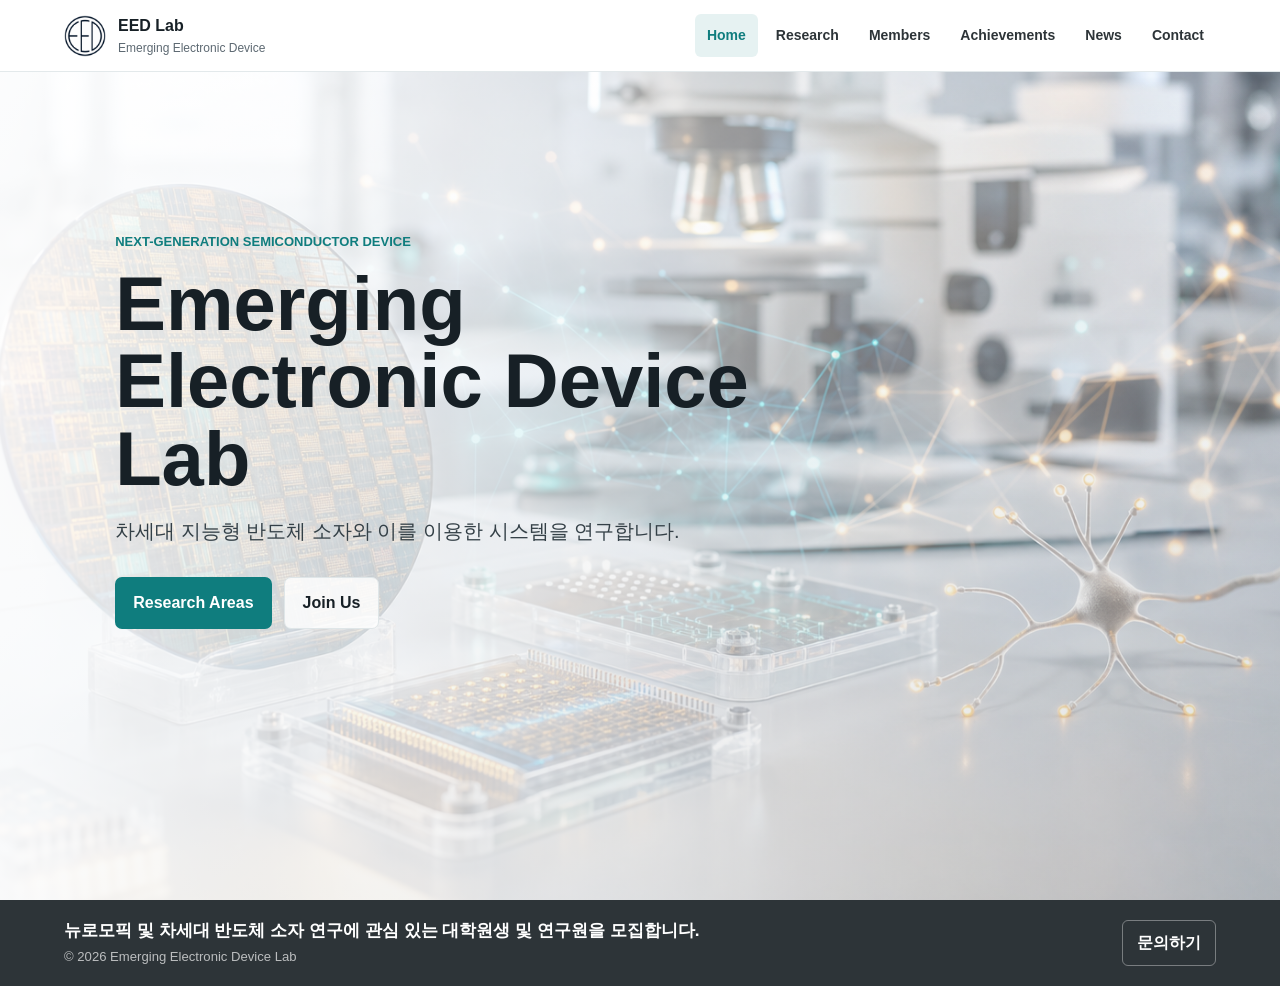
<file: index.html>
<!doctype html>
<html lang="ko">
  <head>
    <link rel="icon" type="image/png" href="assets/favicon.png?v=2" />
    
  <meta name="google-site-verification" content="lK5IEiSmkbEUi1me7Xni4tvurk3lL9ENbeGRTYwOmlw" />
<meta charset="utf-8" />
    <meta name="viewport" content="width=device-width, initial-scale=1" />
    <link rel="canonical" href="https://eed-lab.github.io/" />
    <meta property="og:url" content="https://eed-lab.github.io/" />    <title>EED Lab | 노동규 교수 연구실 | Prof. Dong Gue Roe</title>
    <meta name="description" content="EED Lab (Emerging Electronic Device Lab)은 한양대학교 ERICA 노동규 교수, Prof. Dong Gue Roe 연구실입니다. 차세대 전자소자, 바이오모사 시스템, 뉴로모픽 컴퓨팅, 포스트 실리콘 전자 시스템을 연구합니다." />
    <meta property="og:title" content="EED Lab | 노동규 교수 연구실" />
    <meta property="og:description" content="한양대학교 ERICA 노동규 교수의 Emerging Electronic Device Lab" />
    <meta property="og:site_name" content="EED Lab" />
    <script type="application/ld+json">{"@context":"https://schema.org","@type":"WebSite","name":"EED Lab","alternateName":["Emerging Electronic Device Lab","노동규 교수 연구실","Dong Gue Roe Lab"],"url":"https://eed-lab.github.io/"}</script>
    <script type="application/ld+json">
      {"@context":"https://schema.org","@type":"ResearchOrganization","name":"EED Lab","alternateName":["Emerging Electronic Device Lab","노동규 교수 연구실","Prof. Dong Gue Roe Lab"],"url":"https://eed-lab.github.io/","email":"dongkuy1124@hanyang.ac.kr","member":{"@type":"Person","name":"Dong Gue Roe","alternateName":"노동규","jobTitle":"Assistant Professor","affiliation":{"@type":"CollegeOrUniversity","name":"Hanyang University ERICA"}}}
    </script>
    <link rel="stylesheet" href="styles.css" />
  </head>
  <body data-page="home">
    <header class="site-header">
      <a class="brand" href="index.html" aria-label="Go to home">
        <span class="brand-mark"><img src="assets/eed-lab-logo.png" alt="EED Lab logo" /></span>
        <span>
          <strong data-lab-short>EED Lab</strong>
          <small data-lab-subtitle>Emerging Electronic Device</small>
        </span>
      </a>
      <button class="menu-button" type="button" aria-expanded="false" aria-controls="site-nav">
        <span></span>
        <span></span>
        <span></span>
      </button>
      <nav id="site-nav" class="site-nav" aria-label="Primary navigation">
        <a class="active" href="index.html">Home</a>
        <a href="research.html">Research</a>
        <div class="nav-dropdown">
          <a href="pi.html">Members</a>
          <div class="nav-submenu" aria-label="Members submenu">
            <a href="pi.html">PI</a>
            <a href="students.html">Students</a>
            <a href="alumni.html">Alumni</a>
          </div>
        </div>
        <a href="achievements.html">Achievements</a>
        <a href="news.html">News</a>
        <a href="contact.html">Contact</a>
      </nav>
    </header>

    <main>
      <section class="hero">
        <img src="assets/lab-hero.png" alt="Semiconductor laboratory hero image" />
        <div class="hero-overlay"></div>
        <div class="hero-content">
          <p class="eyebrow" data-home-eyebrow>Next-generation semiconductor systems</p>
          <h1 data-home-headline>Emerging Electronic Device Lab</h1>
          <p data-home-intro>
            생체 신경계에서 영감을 받은 소자, 지능형 센서, 적응형 반도체 시스템을 연구합니다.
          </p>
          <div class="hero-actions">
            <a class="button primary" href="research.html">Research Areas</a>
            <a class="button secondary" href="contact.html">Join Us</a>
          </div>
        </div>
      </section>
      <section class="notice-band" aria-label="Recruiting notice">
        <div class="notice-summary">
          <span data-home-notice-text>뉴로모픽 및 차세대 반도체 소자 연구에 관심 있는 대학원생 및 연구원을 모집합니다.</span>
          <span class="notice-copyright" data-footer>© 2026 Emerging Electronic Device Lab</span>
        </div>
        <a href="contact.html">문의하기</a>
      </section>
    </main>

    <script src="data.js"></script>
    <script src="script.js"></script>
  </body>
</html>
</file>
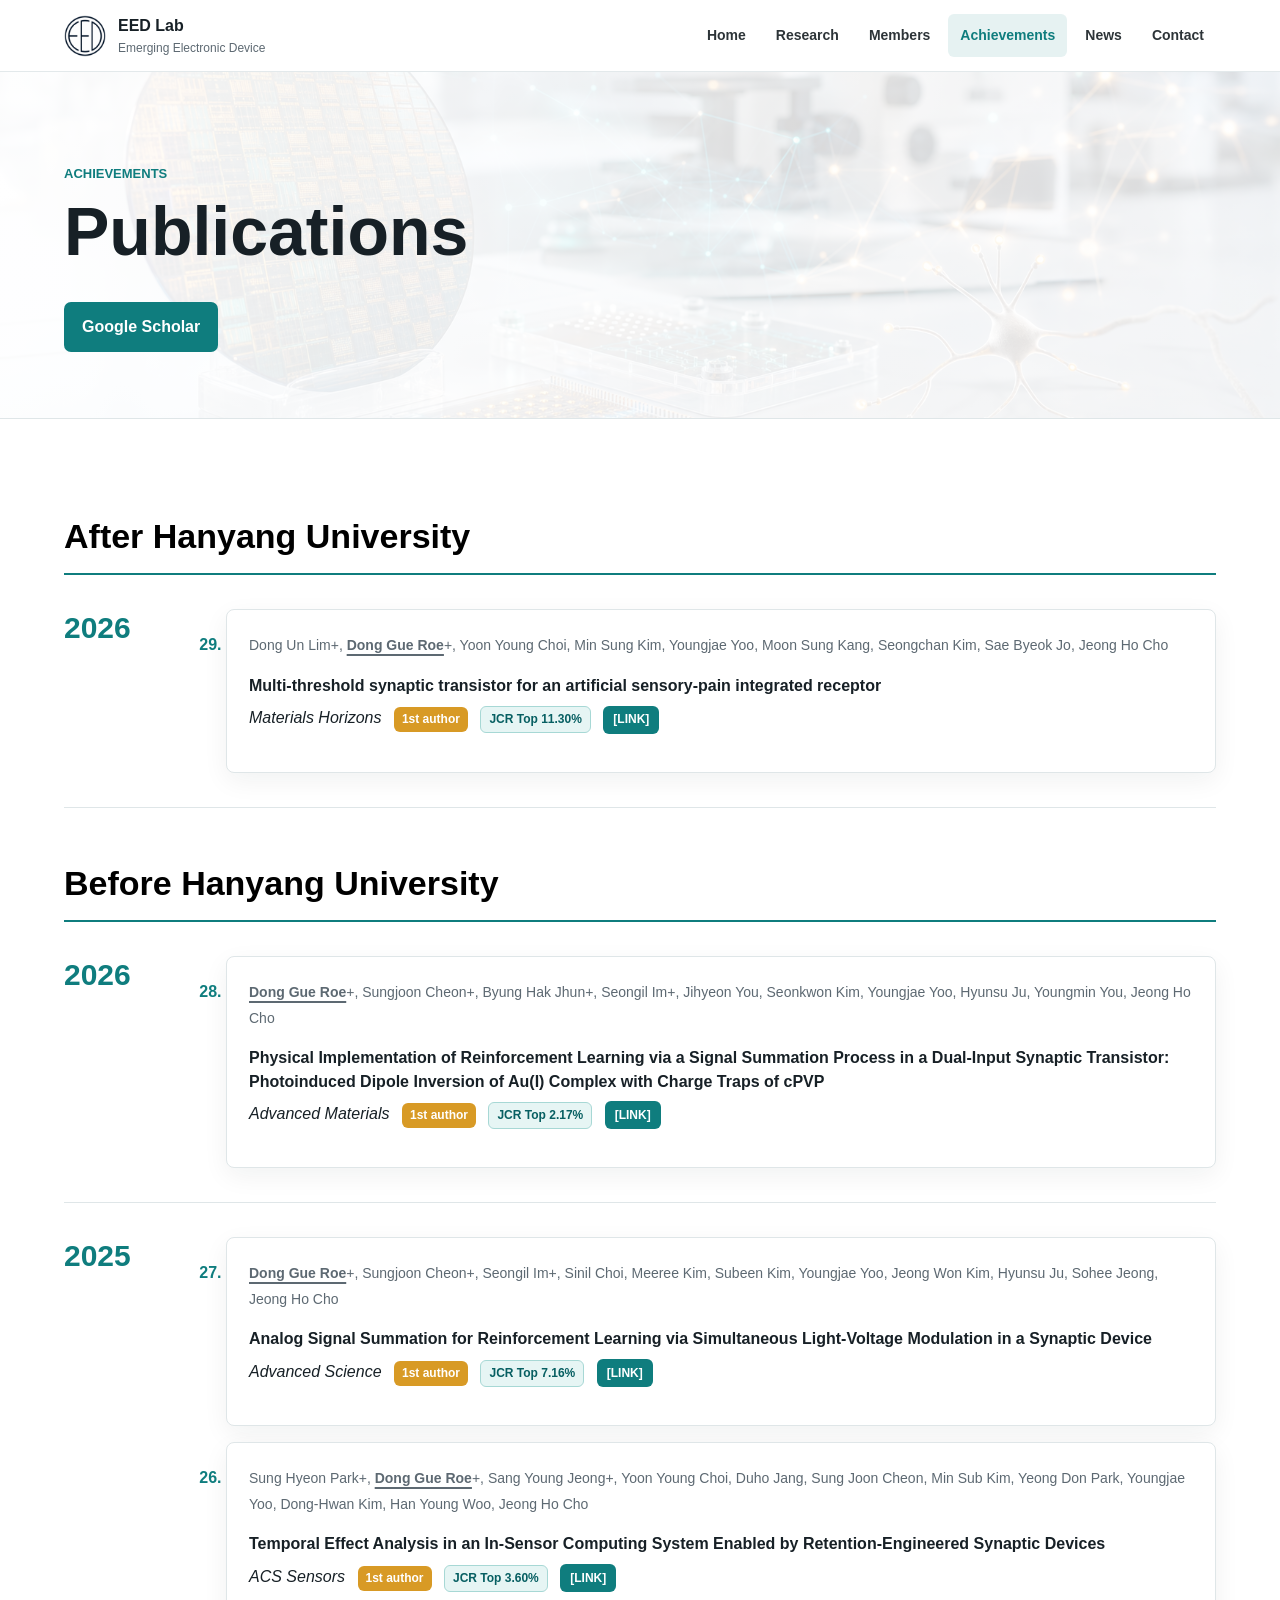
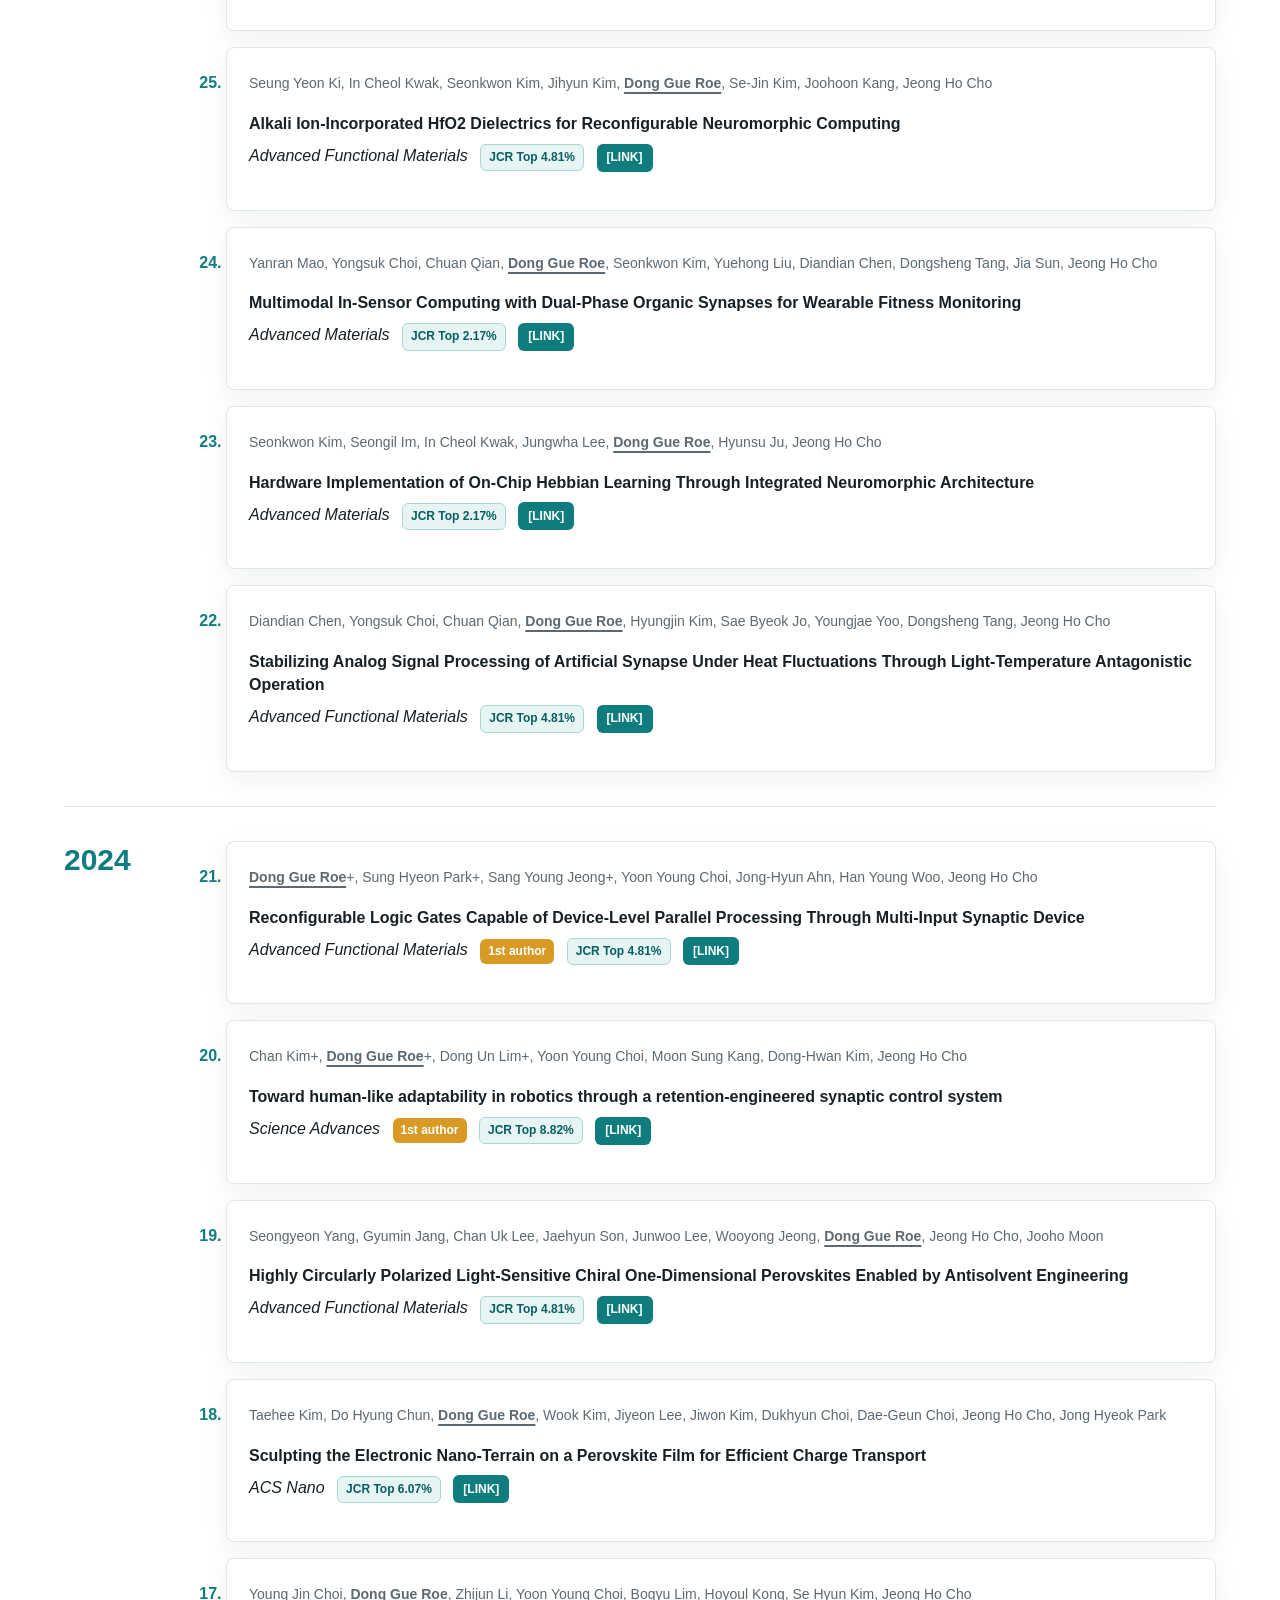
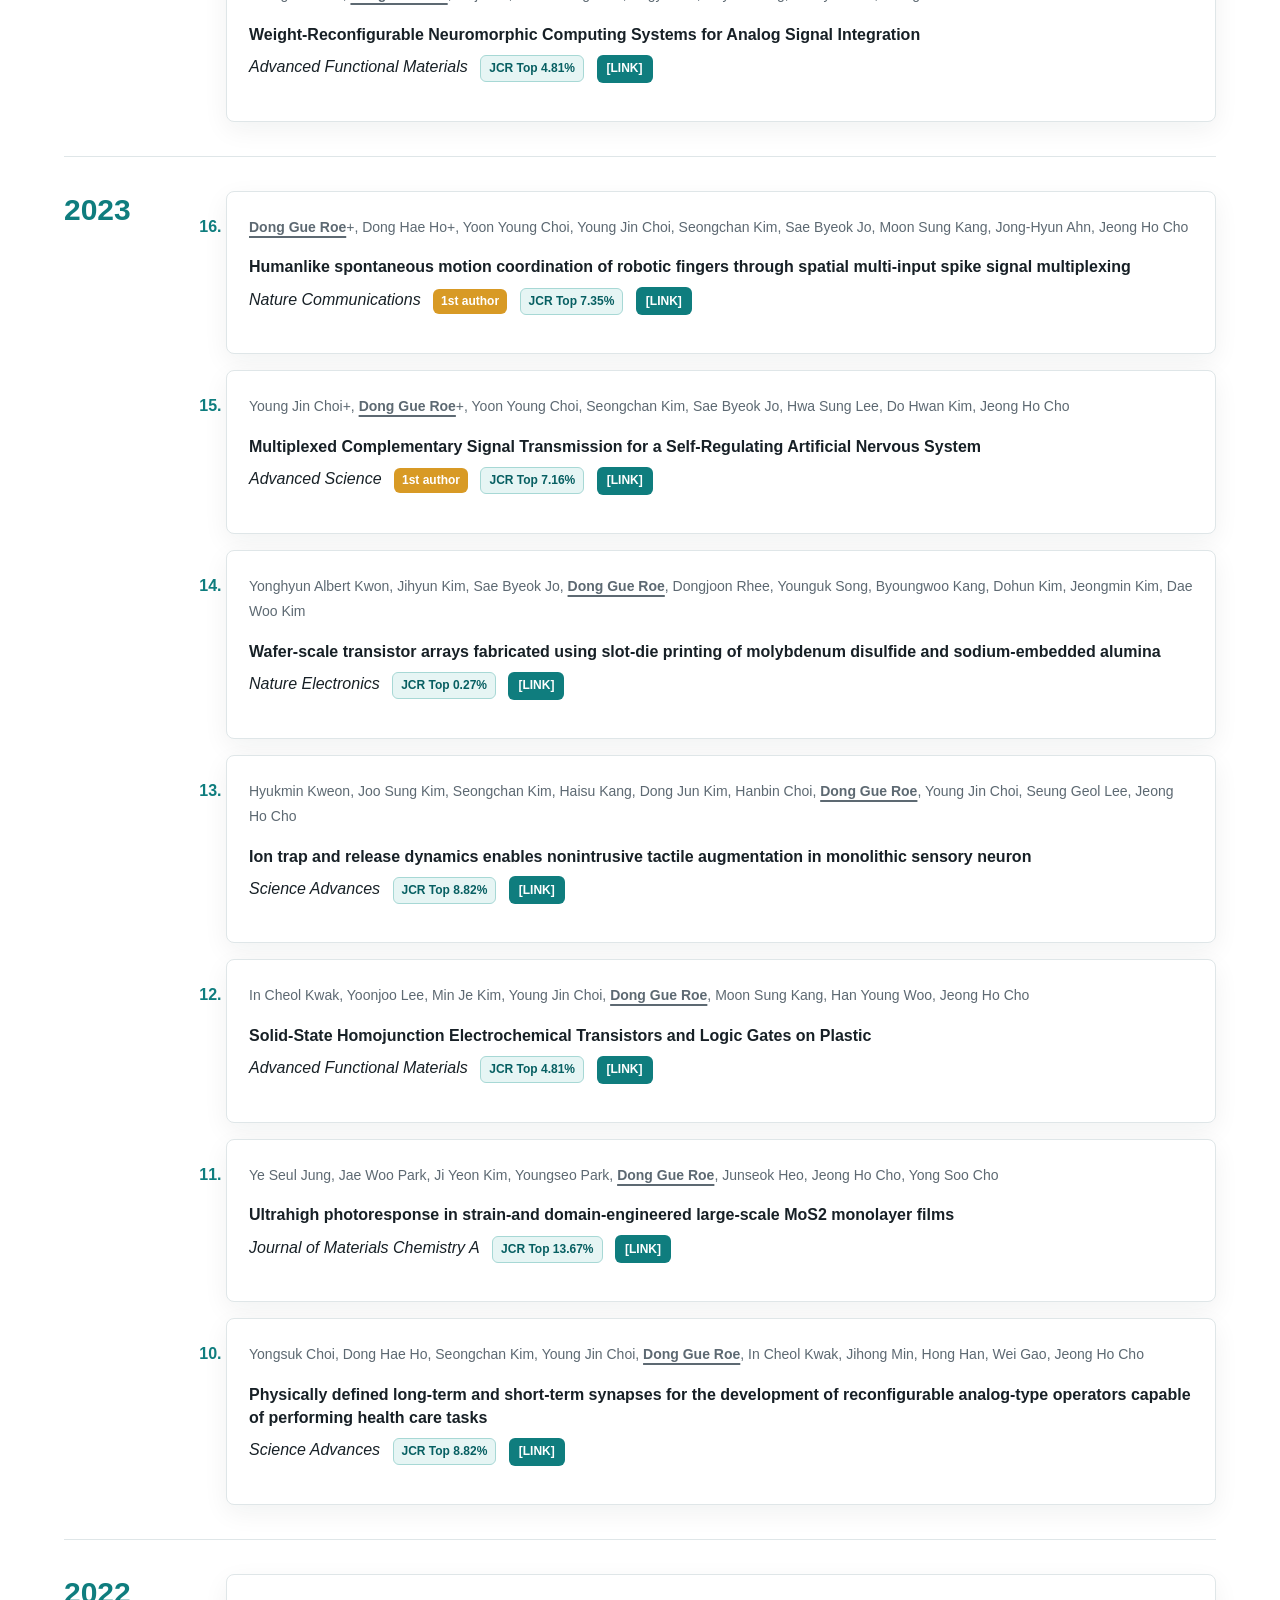
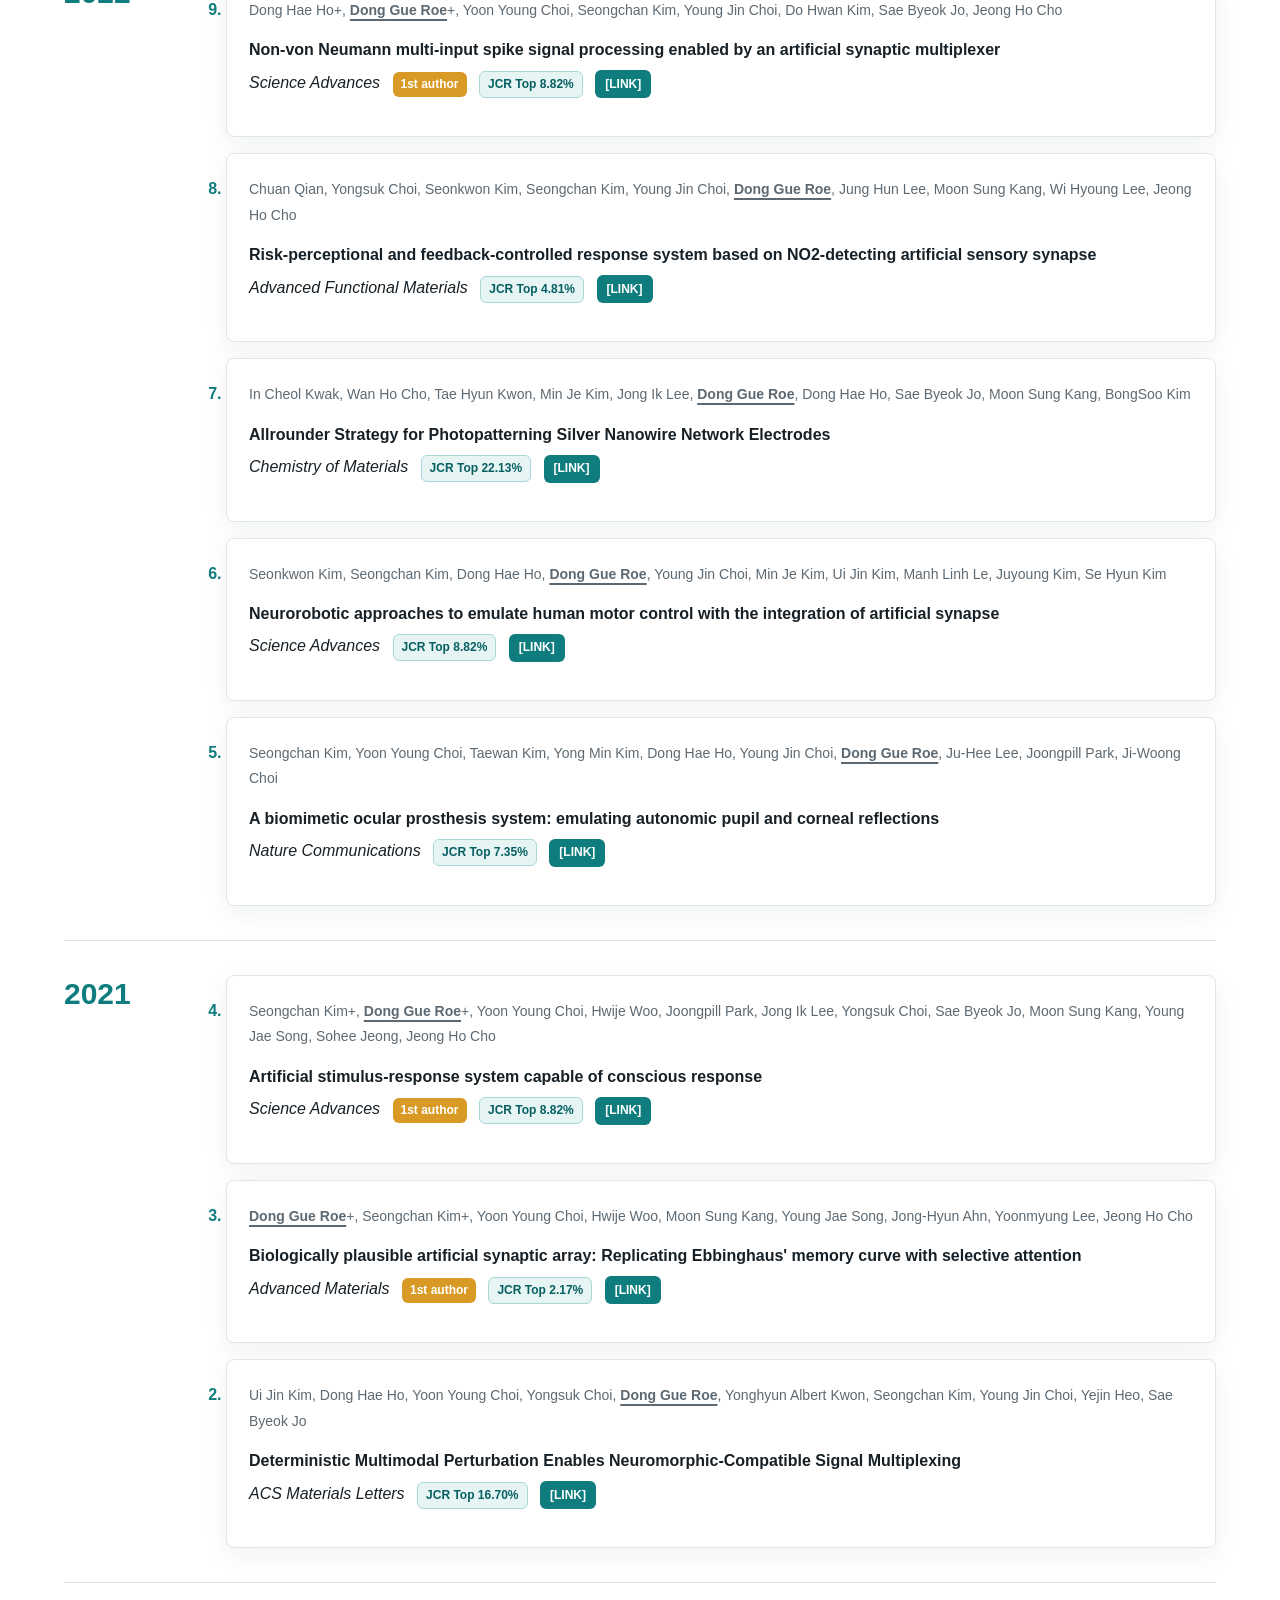
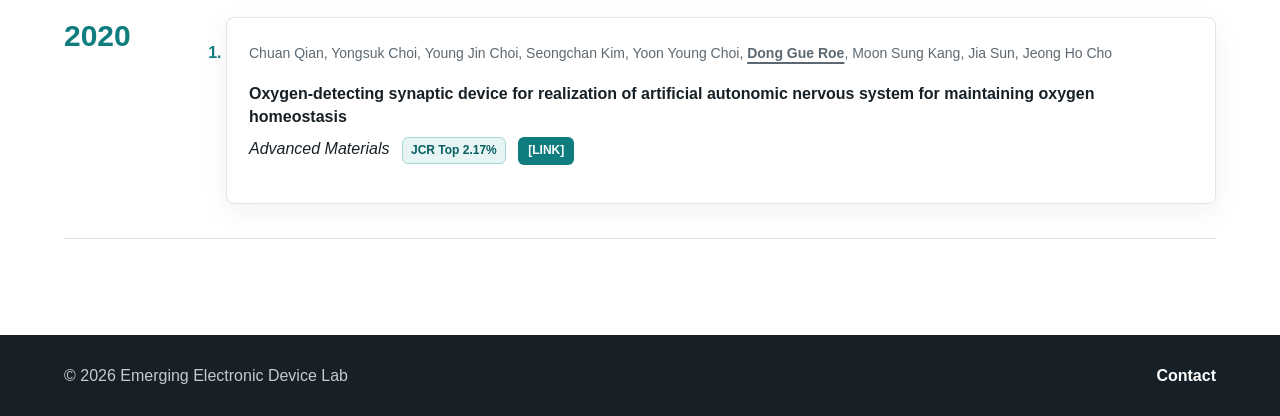
<file: achievements.html>
<!doctype html>
<html lang="ko">
  <head>
    <link rel="icon" type="image/png" href="assets/favicon.png?v=2" />
    <meta charset="utf-8" />
    <meta name="viewport" content="width=device-width, initial-scale=1" />
    <link rel="canonical" href="https://eed-lab.github.io/achievements.html" />
    <meta property="og:url" content="https://eed-lab.github.io/achievements.html" />
    <title>Achievements | EED Lab</title>
    <link rel="stylesheet" href="styles.css" />
  </head>
  <body data-page="achievements">
    <header class="site-header">
      <a class="brand" href="index.html" aria-label="Go to home">
        <span class="brand-mark"><img src="assets/eed-lab-logo.png" alt="EED Lab logo" /></span>
        <span><strong data-lab-short>EED Lab</strong><small data-lab-subtitle>Emerging Electronic Device</small></span>
      </a>
      <button class="menu-button" type="button" aria-expanded="false" aria-controls="site-nav">
        <span></span><span></span><span></span>
      </button>
      <nav id="site-nav" class="site-nav" aria-label="Primary navigation">
        <a href="index.html">Home</a>
        <a href="research.html">Research</a>
        <div class="nav-dropdown">
          <a href="pi.html">Members</a>
          <div class="nav-submenu" aria-label="Members submenu">
            <a href="pi.html">PI</a>
            <a href="students.html">Students</a>
            <a href="alumni.html">Alumni</a>
          </div>
        </div>
        <a class="active" href="achievements.html">Achievements</a>
        <a href="news.html">News</a>
        <a href="contact.html">Contact</a>
      </nav>
    </header>

    <main>
      <section class="page-hero">
        <p class="eyebrow">Achievements</p>
        <h1>Publications</h1>
        <p>Google Scholar profile and CV-based publication list organized by year.</p>
        <p class="jcr-note">JCR 2024 JIF ranking shown by the best listed subject category.</p>
        <a class="button primary scholar-button" data-scholar-link href="https://scholar.google.co.kr/citations?user=Xtv1bkoAAAAJ&hl=ko" target="_blank" rel="noopener">Google Scholar</a>
      </section>

      <section class="section publications" data-publications></section>
    </main>

    <footer class="site-footer"><span data-footer>© 2026 Emerging Electronic Device Lab</span><a href="contact.html">Contact</a></footer>
    <script src="data.js"></script>
    <script src="script.js"></script>
  </body>
</html>
</file>
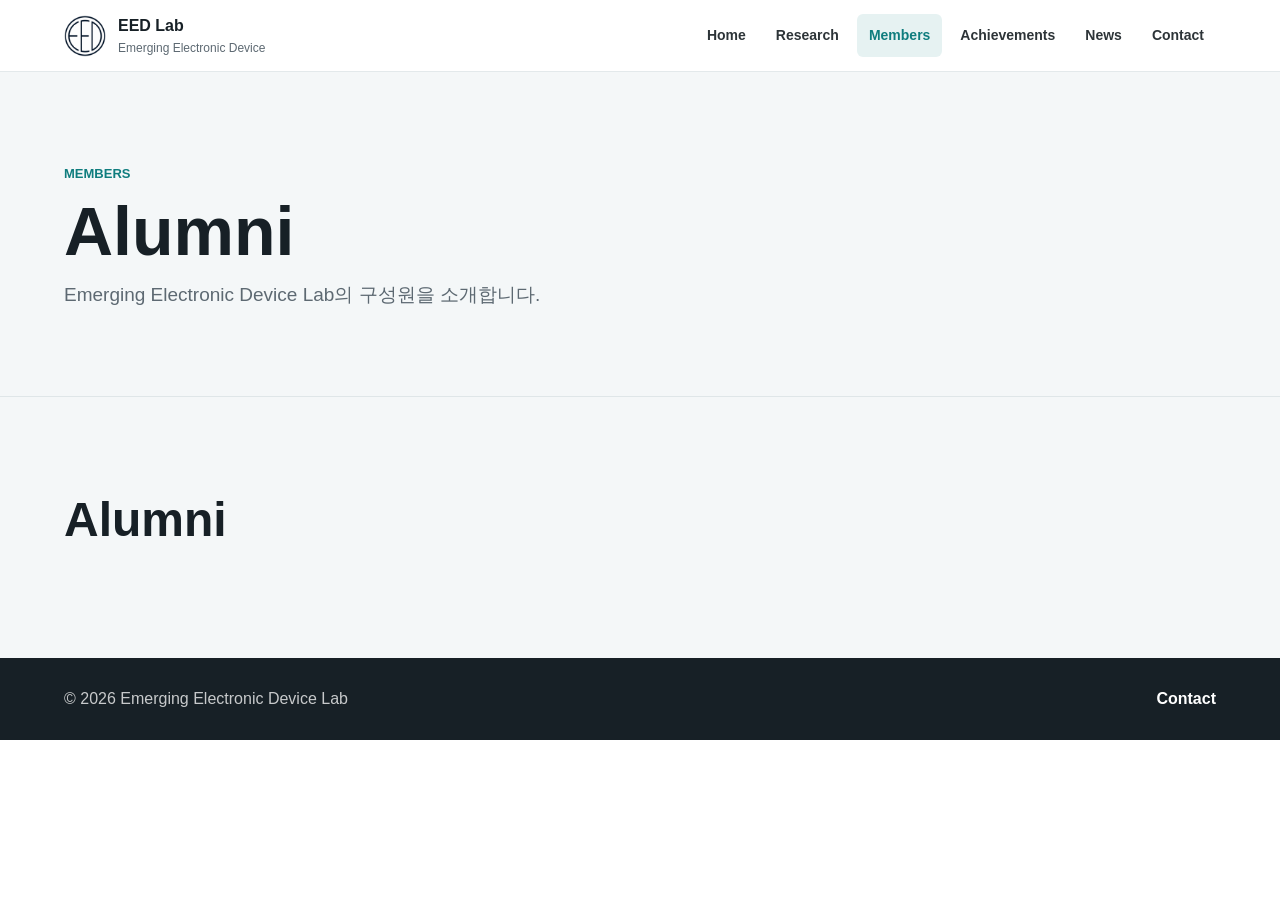
<file: alumni.html>
<!doctype html>
<html lang="ko">
  <head>
    <link rel="icon" type="image/png" href="assets/favicon.png?v=2" />
    <meta charset="utf-8" />
    <meta name="viewport" content="width=device-width, initial-scale=1" />
    <link rel="canonical" href="https://eed-lab.github.io/alumni.html" />
    <meta property="og:url" content="https://eed-lab.github.io/alumni.html" />
    <title>Alumni | EED Lab</title>
    <link rel="stylesheet" href="styles.css" />
  </head>
  <body data-page="members">
    <header class="site-header">
      <a class="brand" href="index.html" aria-label="Go to home">
        <span class="brand-mark"><img src="assets/eed-lab-logo.png" alt="EED Lab logo" /></span>
        <span><strong data-lab-short>EED Lab</strong><small data-lab-subtitle>Emerging Electronic Device</small></span>
      </a>
      <button class="menu-button" type="button" aria-expanded="false" aria-controls="site-nav">
        <span></span><span></span><span></span>
      </button>
      <nav id="site-nav" class="site-nav" aria-label="Primary navigation">
        <a href="index.html">Home</a>
        <a href="research.html">Research</a>
        <div class="nav-dropdown active">
          <a class="active" href="pi.html">Members</a>
          <div class="nav-submenu" aria-label="Members submenu">
            <a href="pi.html">PI</a>
            <a href="students.html">Students</a>
            <a class="active" href="alumni.html">Alumni</a>
          </div>
        </div>
        <a href="achievements.html">Achievements</a>
        <a href="news.html">News</a>
        <a href="contact.html">Contact</a>
      </nav>
    </header>

    <main>
      <section class="page-hero muted-hero">
        <p class="eyebrow">Members</p>
        <h1>Alumni</h1>
        <p data-members-intro>Emerging Electronic Device Lab alumni.</p>
      </section>

      <section class="section muted members-section">
        <section id="alumni" class="member-subsection">
          <div class="section-heading compact">
            <div>
              <p class="eyebrow">Members</p>
              <h2>Alumni</h2>
            </div>
            <button class="editor-add-member" type="button" data-add-member="alumni">Add Alumni</button>
          </div>
          <div class="member-card-grid" data-alumni></div>
        </section>
      </section>
    </main>

    <footer class="site-footer"><span data-footer>© 2026 Emerging Electronic Device Lab</span><a href="contact.html">Contact</a></footer>
    <script src="data.js"></script>
    <script src="script.js"></script>
  </body>
</html>
</file>
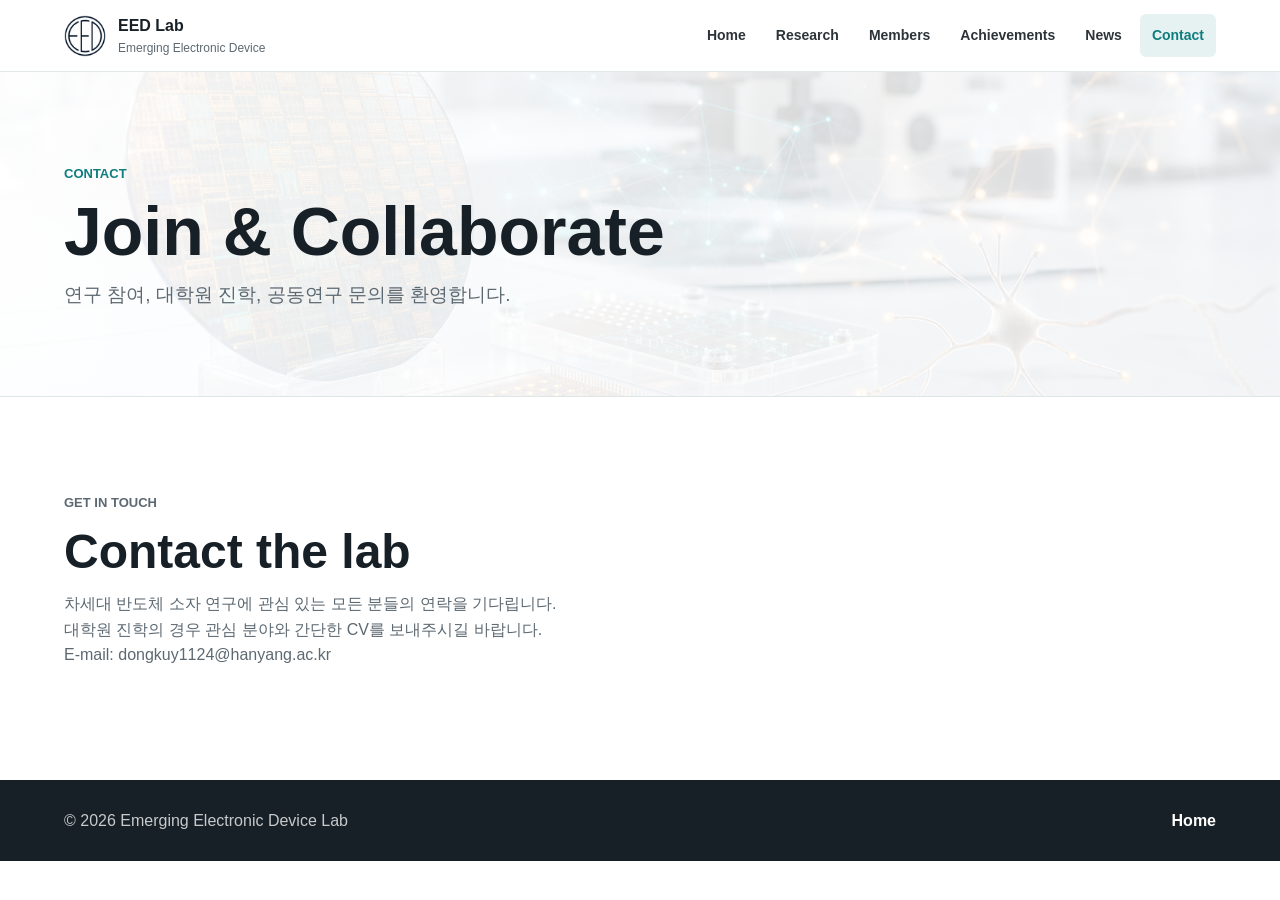
<file: contact.html>
<!doctype html>
<html lang="ko">
  <head>
    <link rel="icon" type="image/png" href="assets/favicon.png?v=2" />
    <meta charset="utf-8" />
    <meta name="viewport" content="width=device-width, initial-scale=1" />
    <link rel="canonical" href="https://eed-lab.github.io/contact.html" />
    <meta property="og:url" content="https://eed-lab.github.io/contact.html" />
    <title>Contact | EED Lab</title>
    <link rel="stylesheet" href="styles.css" />
  </head>
  <body data-page="contact">
    <header class="site-header">
      <a class="brand" href="index.html" aria-label="Go to home">
        <span class="brand-mark"><img src="assets/eed-lab-logo.png" alt="EED Lab logo" /></span>
        <span><strong data-lab-short>EED Lab</strong><small data-lab-subtitle>Emerging Electronic Device</small></span>
      </a>
      <button class="menu-button" type="button" aria-expanded="false" aria-controls="site-nav">
        <span></span><span></span><span></span>
      </button>
      <nav id="site-nav" class="site-nav" aria-label="Primary navigation">
        <a href="index.html">Home</a>
        <a href="research.html">Research</a>
        <div class="nav-dropdown">
          <a href="pi.html">Members</a>
          <div class="nav-submenu" aria-label="Members submenu">
            <a href="pi.html">PI</a>
            <a href="students.html">Students</a>
            <a href="alumni.html">Alumni</a>
          </div>
        </div>
        <a href="achievements.html">Achievements</a>
        <a href="news.html">News</a>
        <a class="active" href="contact.html">Contact</a>
      </nav>
    </header>

    <main>
      <section class="page-hero">
        <p class="eyebrow">Contact</p>
        <h1>Join or Collaborate</h1>
        <p data-contact-intro>연구 참여, 대학원 진학, 공동연구 문의를 환영합니다.</p>
      </section>
      <section class="section contact-section">
        <div class="contact-copy">
          <p class="eyebrow" data-edit-path="contact.eyebrow">Get in touch</p>
          <h2 data-contact-title data-edit-path="contact.title">Contact the lab</h2>
          <p data-contact-text data-edit-path="contact.text">
            관심 분야와 간단한 이력서를 함께 보내주시면 더 빠르게 논의할 수 있습니다.
            실제 이메일, 연구실 위치, 학교 정보를 이곳에 입력하면 됩니다.
          </p>
        </div>
      </section>
    </main>

    <footer class="site-footer"><span data-footer>© 2026 Emerging Electronic Device Lab</span><a href="index.html">Home</a></footer>
    <script src="data.js"></script>
    <script src="script.js"></script>
  </body>
</html>
</file>
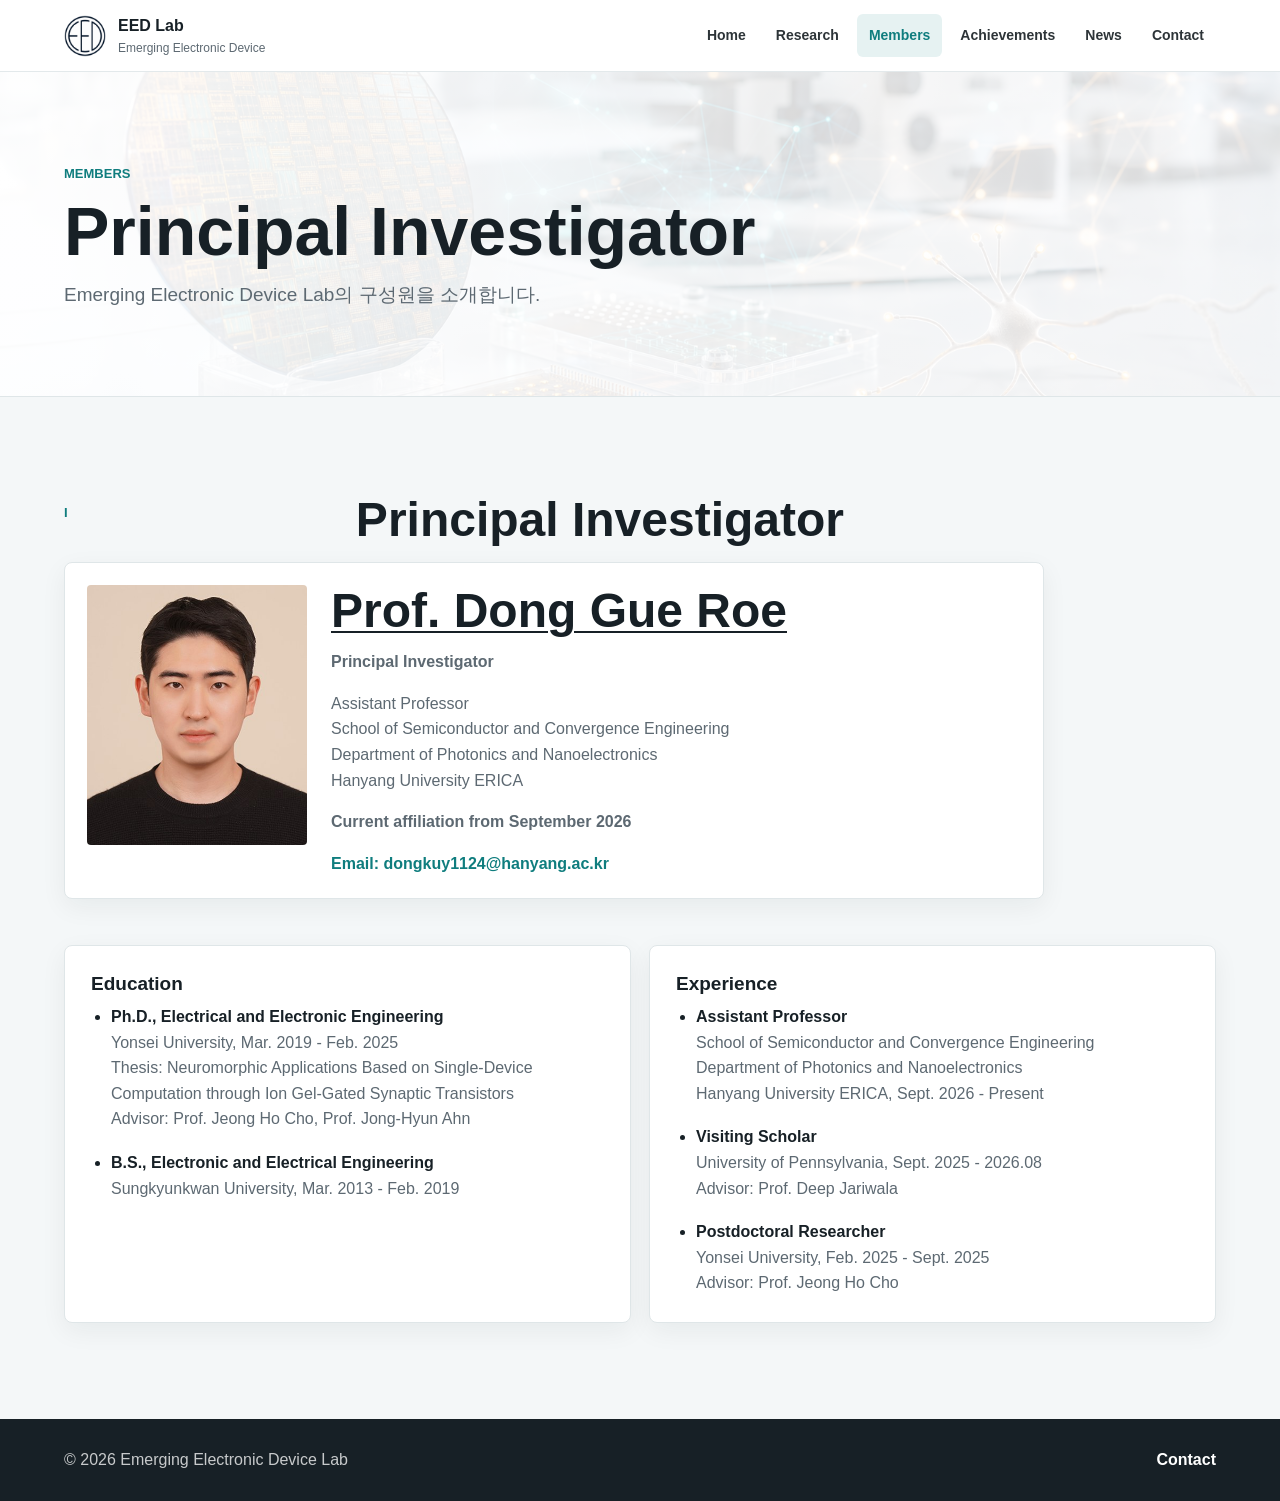
<file: members.html>
<!doctype html>
<html lang="ko">
  <head>
    <link rel="icon" type="image/png" href="assets/favicon.png?v=2" />
    <meta charset="utf-8" />
    <meta name="viewport" content="width=device-width, initial-scale=1" />
    <link rel="canonical" href="https://eed-lab.github.io/members.html" />
    <meta property="og:url" content="https://eed-lab.github.io/members.html" />
    <title>PI | EED Lab</title>
    <link rel="stylesheet" href="styles.css" />
  </head>
  <body data-page="members">
    <header class="site-header">
      <a class="brand" href="index.html" aria-label="Go to home">
        <span class="brand-mark"><img src="assets/eed-lab-logo.png" alt="EED Lab logo" /></span>
        <span><strong data-lab-short>EED Lab</strong><small data-lab-subtitle>Emerging Electronic Device</small></span>
      </a>
      <button class="menu-button" type="button" aria-expanded="false" aria-controls="site-nav">
        <span></span><span></span><span></span>
      </button>
      <nav id="site-nav" class="site-nav" aria-label="Primary navigation">
        <a href="index.html">Home</a>
        <a href="research.html">Research</a>
        <div class="nav-dropdown active">
          <a class="active" href="pi.html">Members</a>
          <div class="nav-submenu" aria-label="Members submenu">
            <a class="active" href="pi.html">PI</a>
            <a href="students.html">Students</a>
            <a href="alumni.html">Alumni</a>
          </div>
        </div>
        <a href="achievements.html">Achievements</a>
        <a href="news.html">News</a>
        <a href="contact.html">Contact</a>
      </nav>
    </header>

    <main>
      <section class="page-hero">
        <p class="eyebrow">Members</p>
        <h1>Principal Investigator</h1>
        <p data-members-intro>Emerging Electronic Device Lab principal investigator.</p>
      </section>

      <section class="section muted members-section">
        <section id="pi" class="member-subsection">
          <div class="section-heading compact">
            <p class="eyebrow">Members</p>
            <h2>Principal Investigator</h2>
          </div>
          <article class="profile professor-profile">
            <div class="member-photo-wrap" data-photo-target="pi">
              <img class="member-photo" data-pi-photo alt="PI photo" hidden />
              <div class="avatar" data-pi-avatar>PI</div>
              <label class="editor-photo-upload" data-upload-member-photo="pi">
                Upload Photo
                <input type="file" accept="image/*" data-member-photo-input data-upload-member-photo="pi" />
              </label>
            </div>
            <div>
              <h2 class="member-name" data-professor-name>Prof. Dong Gue Roe, 노동규</h2>
              <p class="role" data-professor-role>Principal Investigator</p>
              <p data-professor-affiliation>
                Major in Semiconductor and Display Engineering<br />
                Hanyang University ERICA
              </p>
              <p class="date-note" data-professor-note>Current affiliation from September 2026</p>
              <a data-professor-email href="mailto:dongkuy1124@hanyang.ac.kr">dongkuy1124@hanyang.ac.kr</a>
            </div>
          </article>
        </section>

        <div class="cv-grid">
          <section class="cv-card">
            <h3>Education</h3>
            <ul data-education></ul>
          </section>

          <section class="cv-card">
            <h3>Experience</h3>
            <ul data-experience></ul>
          </section>
        </div>
      </section>
    </main>

    <footer class="site-footer"><span data-footer>© 2026 Emerging Electronic Device Lab</span><a href="contact.html">Contact</a></footer>
    <script src="data.js"></script>
    <script src="script.js"></script>
  </body>
</html>
</file>
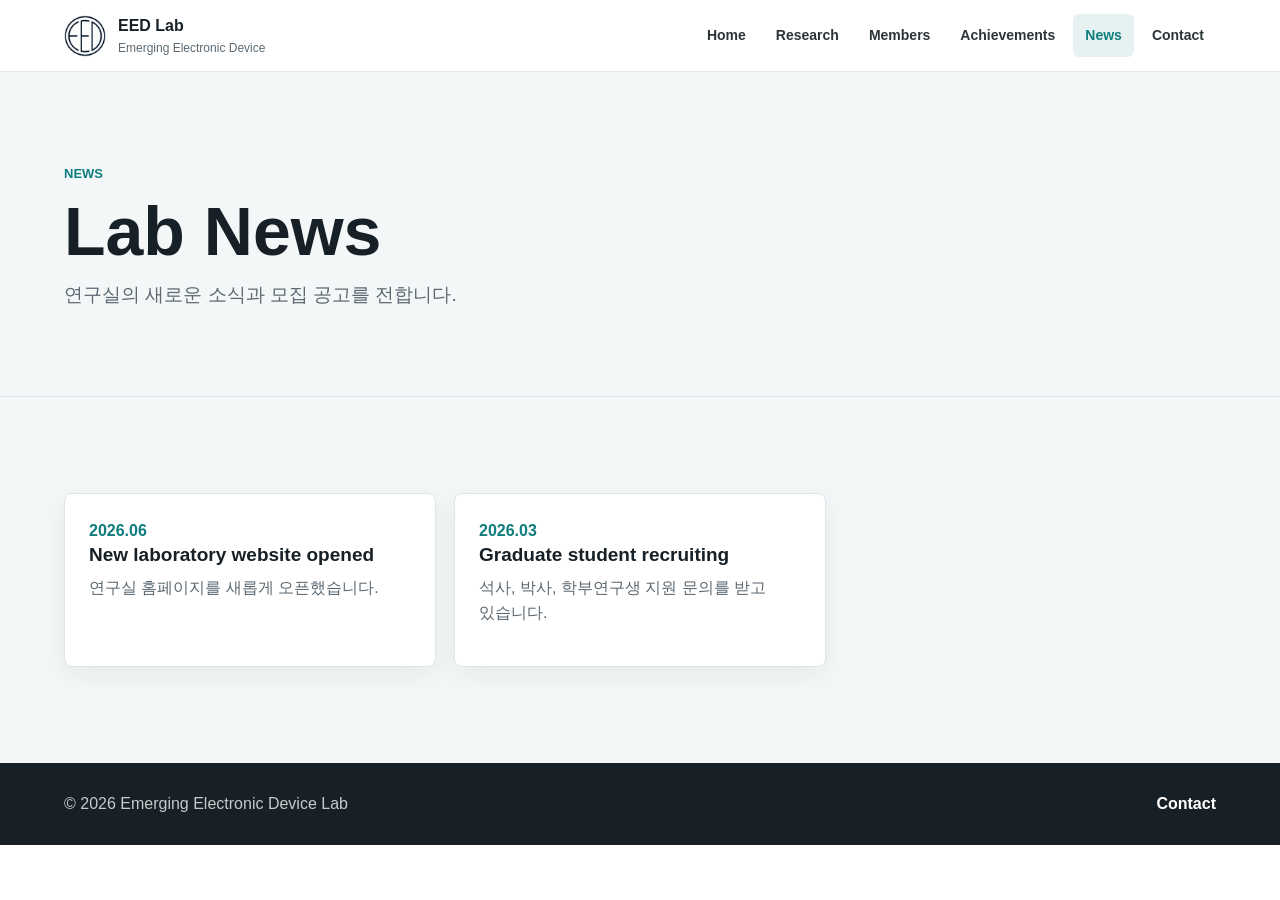
<file: news.html>
<!doctype html>
<html lang="ko">
  <head>
    <link rel="icon" type="image/png" href="assets/favicon.png?v=2" />
    <meta charset="utf-8" />
    <meta name="viewport" content="width=device-width, initial-scale=1" />
    <link rel="canonical" href="https://eed-lab.github.io/news.html" />
    <meta property="og:url" content="https://eed-lab.github.io/news.html" />
    <title>News | EED Lab</title>
    <link rel="stylesheet" href="styles.css" />
  </head>
  <body data-page="news">
    <header class="site-header">
      <a class="brand" href="index.html" aria-label="Go to home">
        <span class="brand-mark"><img src="assets/eed-lab-logo.png" alt="EED Lab logo" /></span>
        <span><strong data-lab-short>EED Lab</strong><small data-lab-subtitle>Emerging Electronic Device</small></span>
      </a>
      <button class="menu-button" type="button" aria-expanded="false" aria-controls="site-nav">
        <span></span><span></span><span></span>
      </button>
      <nav id="site-nav" class="site-nav" aria-label="Primary navigation">
        <a href="index.html">Home</a>
        <a href="research.html">Research</a>
        <div class="nav-dropdown">
          <a href="pi.html">Members</a>
          <div class="nav-submenu" aria-label="Members submenu">
            <a href="pi.html">PI</a>
            <a href="students.html">Students</a>
            <a href="alumni.html">Alumni</a>
          </div>
        </div>
        <a href="achievements.html">Achievements</a>
        <a class="active" href="news.html">News</a>
        <a href="contact.html">Contact</a>
      </nav>
    </header>

    <main>
      <section class="page-hero muted-hero">
        <p class="eyebrow">News</p>
        <h1>Lab News</h1>
        <p>연구실의 새로운 소식과 모집 공고를 전합니다.</p>
      </section>
      <section class="section muted">
        <div class="news-grid" data-news-list>
          <article><time>2026.06</time><h3>New laboratory website opened</h3><p>연구실 홈페이지를 새롭게 오픈했습니다.</p></article>
          <article><time>2026.03</time><h3>Graduate student recruiting</h3><p>석사, 박사, 학부연구생 지원 문의를 받고 있습니다.</p></article>
          <article><time>2026.01</time><h3>Research collaboration welcome</h3><p>반도체 소자 및 AI 하드웨어 관련 공동연구를 환영합니다.</p></article>
        </div>
      </section>
    </main>

    <footer class="site-footer"><span data-footer>© 2026 Emerging Electronic Device Lab</span><a href="contact.html">Contact</a></footer>
    <script src="data.js"></script>
    <script src="script.js"></script>
  </body>
</html>
</file>
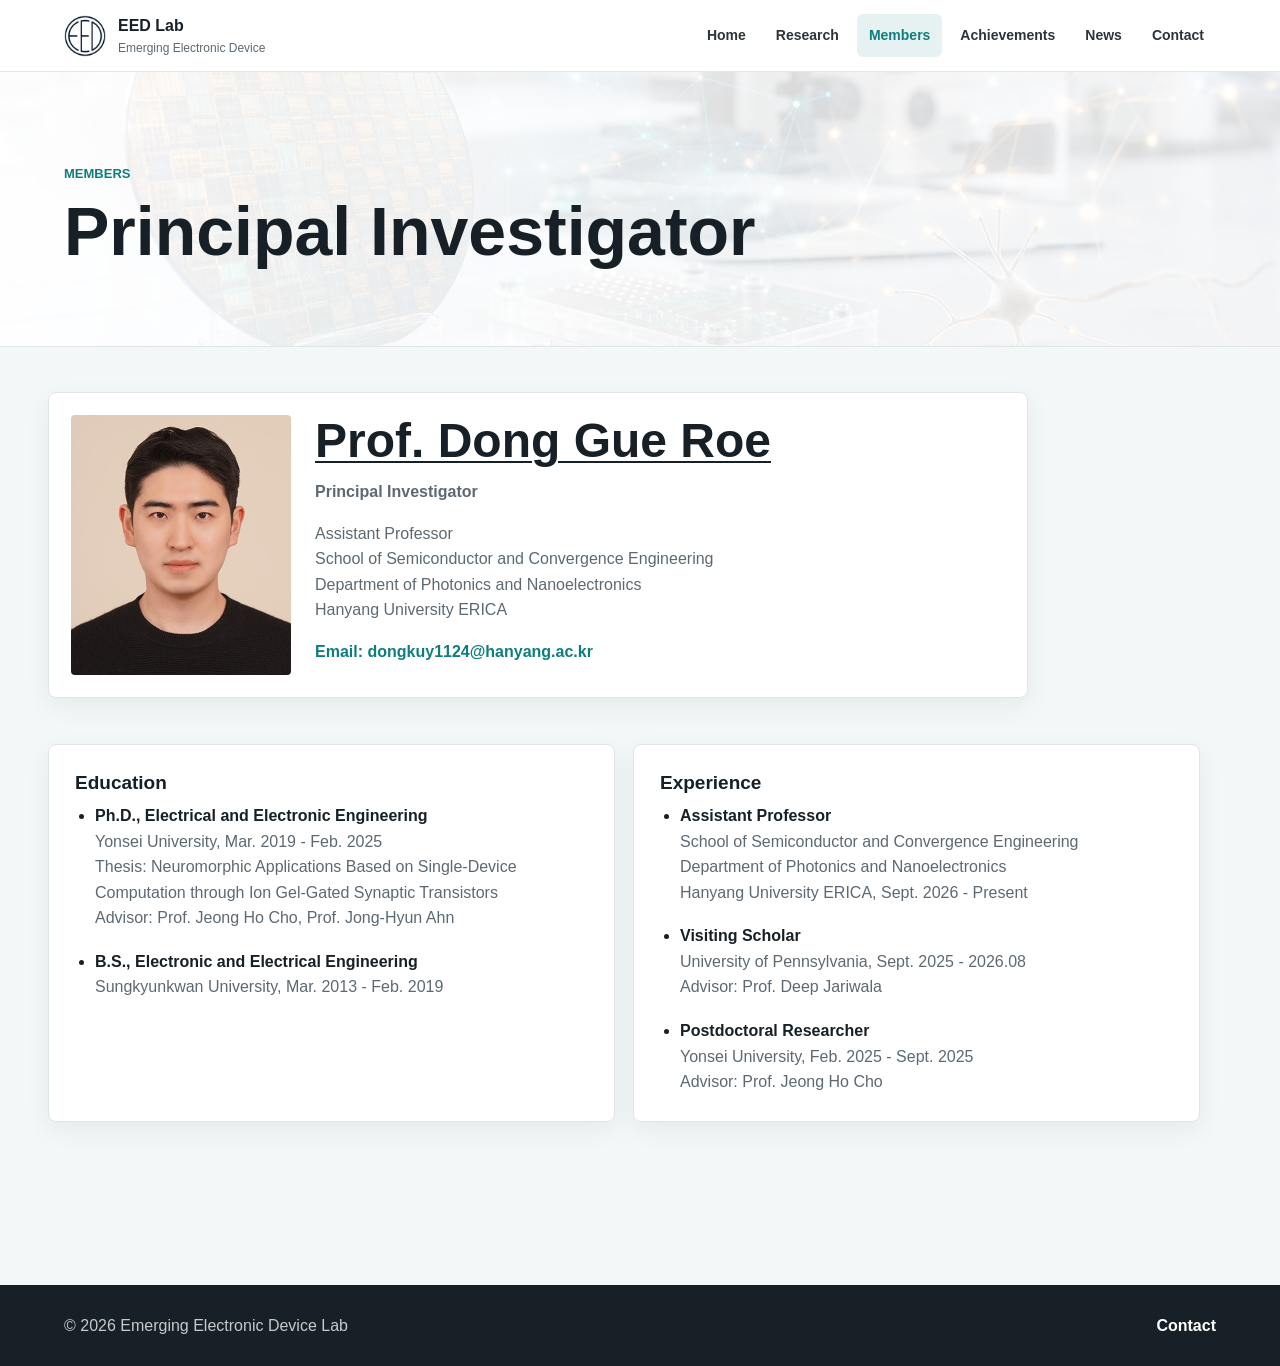
<file: pi.html>
<!doctype html>
<html lang="ko">
  <head>
    <link rel="icon" type="image/png" href="assets/favicon.png?v=2" />
    <meta charset="utf-8" />
    <meta name="viewport" content="width=device-width, initial-scale=1" />
    <link rel="canonical" href="https://eed-lab.github.io/pi.html" />
    <meta property="og:url" content="https://eed-lab.github.io/pi.html" />    <title>Prof. Dong Gue Roe (노동규 교수) | EED Lab | 한양대학교 ERICA</title>
    <meta name="description" content="한양대학교 ERICA 노동규 교수(Prof. Dong Gue Roe, Professor Dong Gue Roe)의 EED Lab, Emerging Electronic Device Lab 연구실 소개입니다. 차세대 전자소자와 뉴로모픽 컴퓨팅 시스템을 연구합니다." />
    <script type="application/ld+json">
      {"@context":"https://schema.org","@type":"Person","name":"Dong Gue Roe","alternateName":["노동규","Prof. Dong Gue Roe","Professor Dong Gue Roe"],"jobTitle":"Assistant Professor","worksFor":{"@type":"CollegeOrUniversity","name":"Hanyang University ERICA"},"url":"https://eed-lab.github.io/pi.html","email":"dongkuy1124@hanyang.ac.kr"}
    </script>
    <link rel="stylesheet" href="styles.css" />
  </head>
  <body data-page="members">
    <header class="site-header">
      <a class="brand" href="index.html" aria-label="Go to home">
        <span class="brand-mark"><img src="assets/eed-lab-logo.png" alt="EED Lab logo" /></span>
        <span><strong data-lab-short>EED Lab</strong><small data-lab-subtitle>Emerging Electronic Device</small></span>
      </a>
      <button class="menu-button" type="button" aria-expanded="false" aria-controls="site-nav">
        <span></span><span></span><span></span>
      </button>
      <nav id="site-nav" class="site-nav" aria-label="Primary navigation">
        <a href="index.html">Home</a>
        <a href="research.html">Research</a>
        <div class="nav-dropdown active">
          <a class="active" href="pi.html">Members</a>
          <div class="nav-submenu" aria-label="Members submenu">
            <a class="active" href="pi.html">PI</a>
            <a href="students.html">Students</a>
            <a href="alumni.html">Alumni</a>
          </div>
        </div>
        <a href="achievements.html">Achievements</a>
        <a href="news.html">News</a>
        <a href="contact.html">Contact</a>
      </nav>
    </header>

    <main>
      <section class="page-hero">
        <p class="eyebrow">Members</p>
        <h1>Principal Investigator</h1>
        <p data-members-intro>Emerging Electronic Device Lab principal investigator.</p>
      </section>

      <section class="section muted members-section">
        <section id="pi" class="member-subsection">
          <div class="section-heading compact">
            <p class="eyebrow">Members</p>
            <h2>Principal Investigator</h2>
          </div>
          <article class="profile professor-profile">
            <div class="member-photo-wrap" data-photo-target="pi">
              <img class="member-photo" data-pi-photo alt="PI photo" hidden />
              <div class="avatar" data-pi-avatar>PI</div>
              <label class="editor-photo-upload" data-upload-member-photo="pi">
                Upload Photo
                <input type="file" accept="image/*" data-member-photo-input data-upload-member-photo="pi" />
              </label>
            </div>
            <div>
              <h2 class="member-name" data-professor-name>Prof. Dong Gue Roe, 노동규</h2>
              <p class="role" data-professor-role>Principal Investigator</p>
              <p data-professor-affiliation>
                Major in Semiconductor and Display Engineering<br />
                Hanyang University ERICA
              </p>
              <p class="date-note" data-professor-note>Current affiliation from September 2026</p>
              <a data-professor-email href="mailto:dongkuy1124@hanyang.ac.kr">dongkuy1124@hanyang.ac.kr</a>
            </div>
          </article>
        </section>

        <div class="cv-grid">
          <section class="cv-card">
            <h3>Education</h3>
            <ul data-education></ul>
          </section>

          <section class="cv-card">
            <h3>Experience</h3>
            <ul data-experience></ul>
          </section>
        </div>
      </section>
    </main>

    <footer class="site-footer"><span data-footer>© 2026 Emerging Electronic Device Lab</span><a href="contact.html">Contact</a></footer>
    <script src="data.js"></script>
    <script src="script.js"></script>
  </body>
</html>
</file>
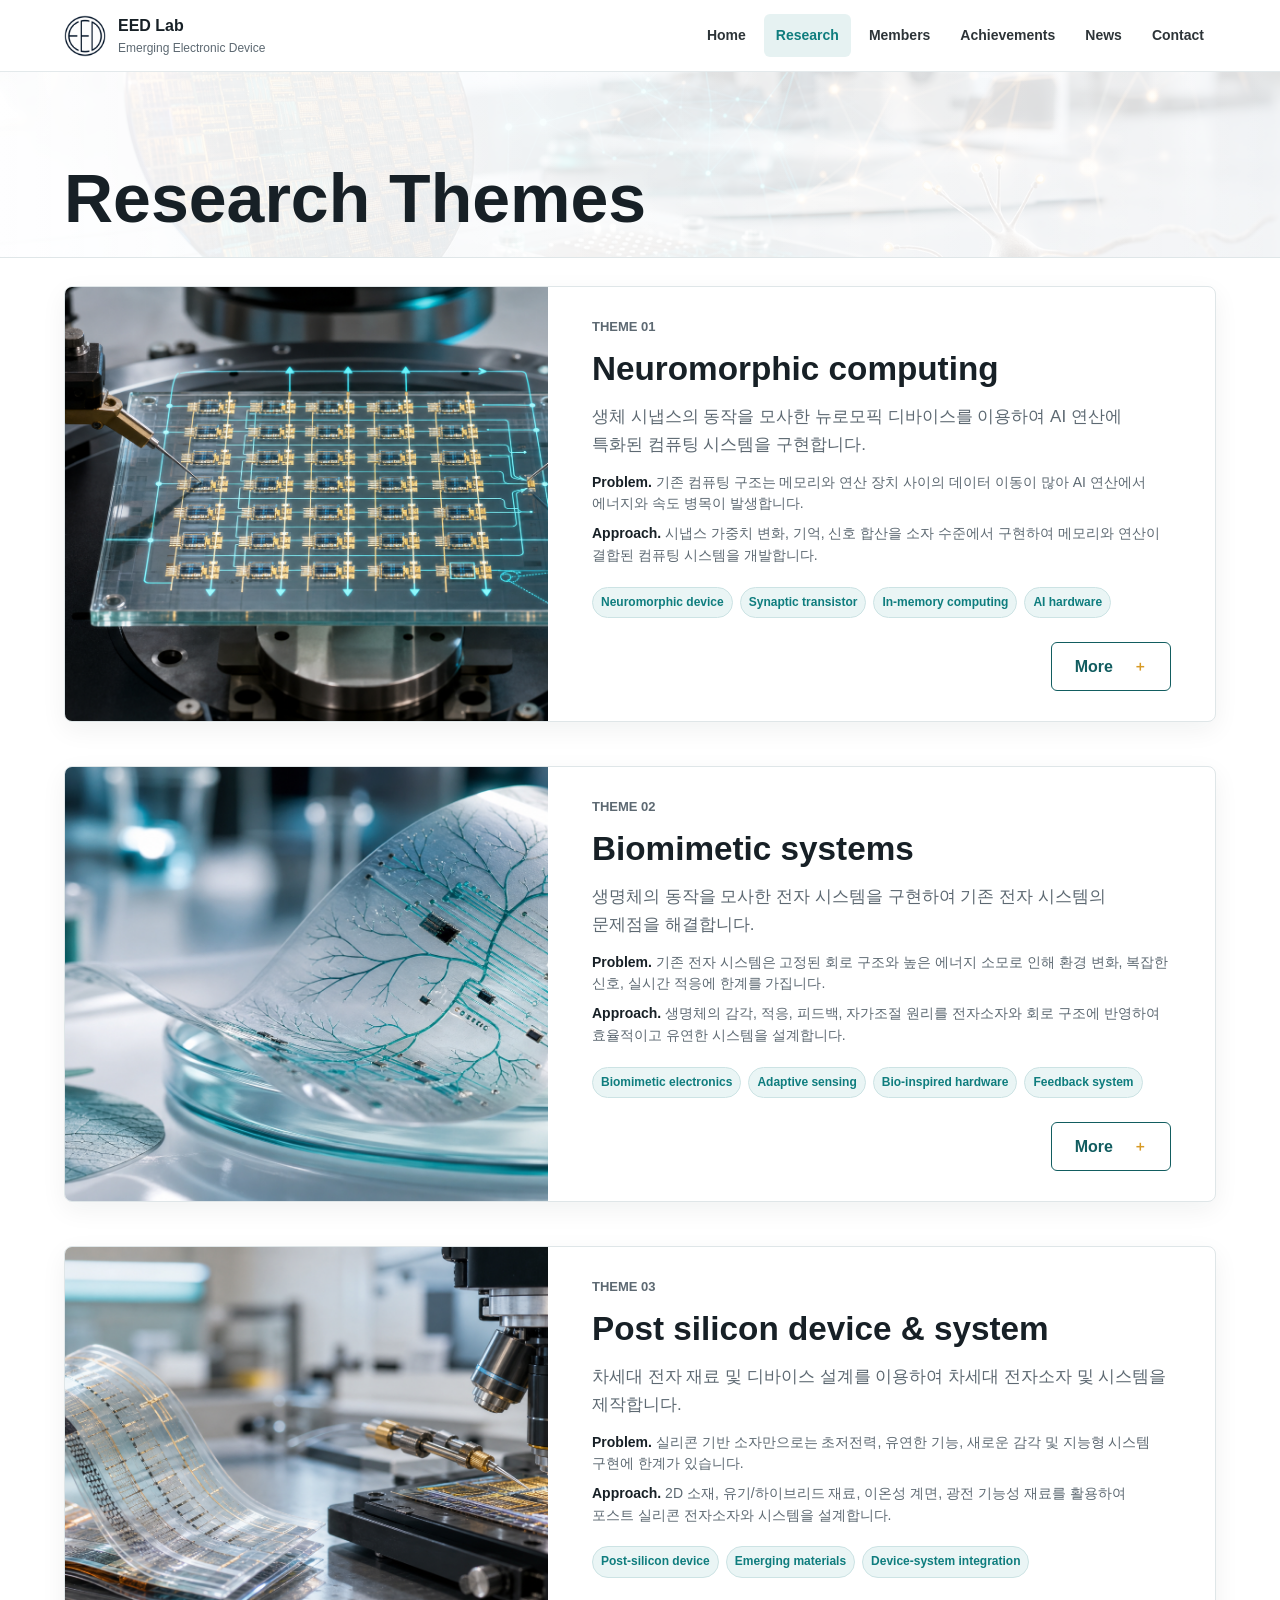
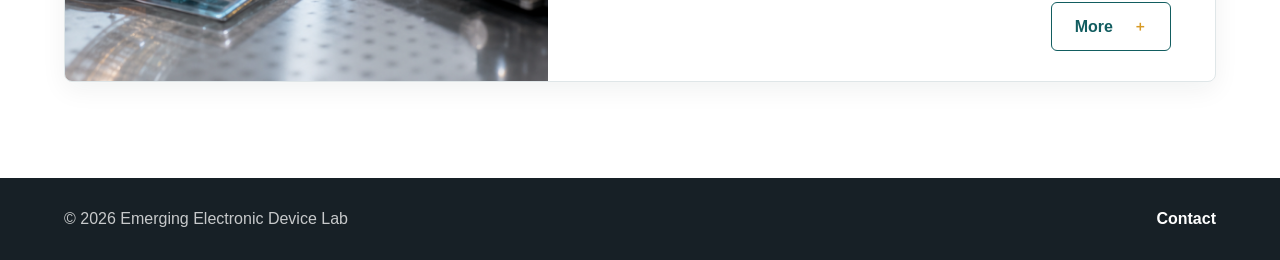
<file: research.html>
<!doctype html><html lang="ko"><head><meta charset="utf-8"><meta name="viewport" content="width=device-width,initial-scale=1"><title>Research | EED Lab</title><style>:root {
  --ink: #172026;
  --muted: #5d6972;
  --line: #dfe6e8;
  --surface: #ffffff;
  --soft: #f4f7f8;
  --teal: #0f7d7e;
  --amber: #d89a25;
  --graphite: #2d3438;
  --shadow: 0 18px 50px rgba(23, 32, 38, 0.12);
}

* {
  box-sizing: border-box;
}

body {
  margin: 0;
  color: var(--ink);
  background: var(--surface);
  font-family: Arial, "Noto Sans KR", sans-serif;
  line-height: 1.6;
  word-break: keep-all;
  overflow-wrap: break-word;
}

a {
  color: inherit;
  text-decoration: none;
}

.site-header {
  position: sticky;
  top: 0;
  z-index: 20;
  display: flex;
  align-items: center;
  justify-content: space-between;
  min-height: 72px;
  padding: 0 5vw;
  background: rgba(255, 255, 255, 0.94);
  border-bottom: 1px solid rgba(223, 230, 232, 0.86);
  backdrop-filter: blur(14px);
}

.brand {
  display: inline-flex;
  align-items: center;
  gap: 12px;
  min-width: 0;
}

.brand-mark {
  display: grid;
  place-items: center;
  width: 42px;
  height: 42px;
  color: #fff;
  background: var(--teal);
  border-radius: 8px;
  font-weight: 800;
}

.brand strong,
.brand small {
  display: block;
}

.brand small {
  color: var(--muted);
  font-size: 12px;
}

.site-nav {
  display: flex;
  align-items: center;
  gap: 6px;
}

.nav-dropdown {
  position: relative;
}

.nav-dropdown > a {
  display: inline-flex;
}

.nav-submenu {
  position: absolute;
  top: 100%;
  left: 0;
  z-index: 20;
  display: none;
  min-width: 150px;
  margin-top: 0;
  padding: 8px;
  background: #fff;
  border: 1px solid var(--line);
  border-radius: 8px;
  box-shadow: var(--shadow);
}

.nav-submenu a {
  display: block;
  padding: 10px 12px;
  white-space: nowrap;
}

.nav-submenu a:hover,
.nav-submenu a:focus {
  color: var(--teal);
  background: var(--soft);
}

.nav-dropdown:hover .nav-submenu,
.nav-dropdown:focus-within .nav-submenu {
  display: block;
}

.site-nav a {
  padding: 10px 12px;
  border-radius: 6px;
  color: var(--graphite);
  font-size: 14px;
  font-weight: 700;
}

.site-nav a:hover {
  background: var(--soft);
  color: var(--teal);
}

.site-nav a.active {
  background: rgba(15, 125, 126, 0.1);
  color: var(--teal);
}

.menu-button {
  display: none;
  width: 42px;
  height: 42px;
  padding: 9px;
  border: 1px solid var(--line);
  border-radius: 6px;
  background: #fff;
}

.menu-button span {
  display: block;
  height: 2px;
  margin: 5px 0;
  background: var(--ink);
}

.hero {
  position: relative;
  min-height: calc(100vh - 72px);
  overflow: hidden;
}

.hero img {
  position: absolute;
  inset: 0;
  width: 100%;
  height: 100%;
  object-fit: cover;
}

.hero-overlay {
  position: absolute;
  inset: 0;
  background:
    linear-gradient(90deg, rgba(255, 255, 255, 0.92), rgba(255, 255, 255, 0.68) 44%, rgba(255, 255, 255, 0.18)),
    linear-gradient(0deg, rgba(23, 32, 38, 0.18), rgba(23, 32, 38, 0));
}

.hero-content {
  position: absolute;
  top: var(--hero-text-top, 84px);
  left: var(--hero-text-left, 5vw);
  z-index: 1;
  width: min(var(--hero-text-width, 720px), 90vw);
  padding: 0 0 80px;
}

.eyebrow {
  margin: 0 0 12px;
  color: var(--teal);
  font-size: 13px;
  font-weight: 800;
  letter-spacing: 0;
  text-transform: uppercase;
}

.hero .eyebrow {
  margin-top: var(--hero-eyebrow-top, 0);
  transform: translate(var(--hero-eyebrow-x, 0), var(--hero-eyebrow-y, 0));
}

.hero-content h1 {
  transform: translate(var(--hero-headline-x, 0), var(--hero-headline-y, 0));
}

h1,
h2,
h3,
p {
  margin-top: 0;
}

h1 {
  max-width: 680px;
  margin-bottom: 18px;
  font-size: clamp(42px, 7vw, var(--hero-headline-size, 76px));
  line-height: 1.02;
}

h2 {
  margin-bottom: 12px;
  font-size: clamp(30px, 4vw, 48px);
  line-height: 1.12;
}

h3 {
  margin-bottom: 8px;
  font-size: 19px;
  line-height: 1.25;
}

.hero-content > p:not(.eyebrow) {
  max-width: 620px;
  color: #344047;
  font-size: var(--hero-intro-size, 20px);
  transform: translate(var(--hero-intro-x, 0), var(--hero-intro-y, 0));
}

.page-hero {
  padding: 92px 5vw 66px;
  background:
    linear-gradient(90deg, rgba(255, 255, 255, 0.95), rgba(255, 255, 255, 0.8)),
    url("assets/lab-hero.png") center / cover;
  border-bottom: 1px solid var(--line);
}

.page-hero.muted-hero {
  background: var(--soft);
}

.page-hero h1 {
  max-width: 900px;
  margin-bottom: 14px;
  font-size: clamp(40px, 6vw, 68px);
}

.page-hero p:not(.eyebrow) {
  max-width: 760px;
  color: var(--muted);
  font-size: 19px;
}

.hero-actions {
  display: flex;
  flex-wrap: wrap;
  gap: 12px;
  margin-top: 30px;
  transform: translate(var(--hero-actions-x, 0), var(--hero-actions-y, 0));
}

.button {
  display: inline-flex;
  align-items: center;
  justify-content: center;
  min-height: 46px;
  padding: 12px 18px;
  border-radius: 7px;
  font-weight: 800;
}

.button.primary {
  color: #fff;
  background: var(--teal);
}

.button.secondary {
  color: var(--ink);
  background: rgba(255, 255, 255, 0.82);
  border: 1px solid var(--line);
}

.notice-band {
  display: flex;
  gap: 24px;
  align-items: center;
  justify-content: space-between;
  padding: 22px 5vw;
  color: #fff;
  background: var(--graphite);
}

.notice-band strong,
.notice-band span {
  display: block;
}

.notice-band span {
  color: rgba(255, 255, 255, 0.78);
}

.notice-band a {
  flex: 0 0 auto;
  padding: 9px 14px;
  border: 1px solid rgba(255, 255, 255, 0.36);
  border-radius: 6px;
  font-weight: 800;
}

.section {
  padding: 96px 5vw;
}

.section.muted {
  background: var(--soft);
}

.section-heading {
  max-width: 780px;
  margin-bottom: 38px;
}

.section-heading p:not(.eyebrow) {
  color: var(--muted);
  font-size: 18px;
}

.section-heading.compact {
  margin-bottom: 26px;
}

.research-grid,
.news-grid {
  display: grid;
  grid-template-columns: repeat(3, minmax(0, 1fr));
  gap: 18px;
}

.research-card,
.news-grid article,
.profile,
.timeline article,
.contact-card {
  background: #fff;
  border: 1px solid var(--line);
  border-radius: 8px;
  box-shadow: 0 8px 26px rgba(23, 32, 38, 0.06);
}

.research-card {
  display: flex;
  flex-direction: column;
  min-height: 680px;
  padding: 28px;
  overflow: visible;
}

.research-visual {
  position: relative;
  aspect-ratio: 16 / 9;
  margin: -4px 0 18px;
  overflow: hidden;
  background: #eef3f4;
  border: 1px solid #dbe9ea;
  border-radius: 8px;
}

.research-visual img {
  display: block;
  width: 100%;
  height: 100%;
  object-fit: cover;
}

.research-card:nth-child(1) .research-visual img {
  object-position: 36% 50%;
}

.research-card:nth-child(2) .research-visual img {
  object-position: 58% 48%;
}

.research-card:nth-child(3) .research-visual img {
  object-position: 76% 52%;
}

.research-visual-shade {
  position: absolute;
  inset: 0;
  background:
    linear-gradient(180deg, rgba(23, 32, 38, 0.04), rgba(23, 32, 38, 0.44)),
    linear-gradient(90deg, rgba(15, 125, 126, 0.28), rgba(216, 154, 37, 0.08));
}

.research-visual-label {
  position: absolute;
  right: 14px;
  bottom: 12px;
  max-width: calc(100% - 28px);
  padding: 6px 10px;
  color: #fff;
  background: rgba(23, 32, 38, 0.76);
  border: 1px solid rgba(255, 255, 255, 0.28);
  border-radius: 999px;
  font-size: 12px;
  font-weight: 900;
  backdrop-filter: blur(8px);
}

.research-card span {
  color: var(--amber);
  font-size: 14px;
  font-weight: 900;
}

.research-card h3 {
  margin-bottom: 10px;
}

.research-summary {
  margin-bottom: 18px;
  font-size: 16px;
}

.research-detail {
  margin: 0 0 10px;
  font-size: 14px;
}

.research-detail strong {
  color: var(--ink);
}

.research-points {
  display: grid;
  gap: 8px;
  margin: 10px 0 18px;
  padding-left: 18px;
  color: var(--muted);
  font-size: 14px;
}

.research-keywords {
  display: flex;
  flex-wrap: wrap;
  gap: 7px;
  margin-top: 12px;
}

.research-keywords span {
  padding: 5px 8px;
  color: var(--teal);
  background: #eaf5f5;
  border: 1px solid #cce3e4;
  border-radius: 999px;
  font-size: 12px;
}

.research-card p,
.profile p,
.timeline p,
.news-grid p,
.contact-copy p,
.contact-card span {
  color: var(--muted);
}

.people-layout {
  display: grid;
  grid-template-columns: minmax(260px, 0.8fr) 1.4fr;
  gap: 18px;
}

.profile {
  display: flex;
  gap: 24px;
  align-items: center;
  padding: 22px;
}

.profile.lead {
  align-items: flex-start;
  min-height: 230px;
}

.members-section {
  display: grid;
  gap: 28px;
}

.member-subsection {
  display: grid;
  gap: 16px;
}

.section-heading.compact {
  display: flex;
  gap: 14px;
  align-items: center;
  justify-content: space-between;
  margin-bottom: 0;
}

.section-heading.compact h2 {
  margin: 0;
}

.member-card-grid {
  display: grid;
  grid-template-columns: repeat(2, minmax(0, 1fr));
  gap: 14px;
}

.member-card {
  align-items: flex-start;
}

.member-photo-wrap {
  position: relative;
  display: grid;
  flex: 0 0 auto;
  place-items: center;
  width: 150px;
  height: 180px;
  overflow: hidden;
  background: var(--graphite);
  border-radius: 4px;
}

.member-photo {
  display: block;
  width: 100%;
  height: 100%;
  object-fit: cover;
}

.member-photo[hidden] {
  display: none;
}

.member-photo-wrap .avatar {
  width: 100%;
  height: 100%;
  border-radius: 0;
}

.empty-note {
  margin: 0;
  padding: 20px;
  color: var(--muted);
  background: #fff;
  border: 1px dashed var(--line);
  border-radius: 8px;
}

.custom-section {
  max-width: 980px;
  min-height: 120px;
  margin-right: auto;
  margin-left: auto;
  padding: 24px;
  background: #fff;
  border: 1px solid var(--line);
  border-radius: 8px;
  box-shadow: 0 8px 26px rgba(23, 32, 38, 0.06);
  overflow: hidden;
}

.custom-section-inner {
  display: grid;
  gap: 18px;
}

.embedded-blocks {
  display: grid;
  gap: 14px;
  margin-top: 18px;
}

.custom-text-block,
.custom-figure,
.embedded-block {
  width: 100%;
  min-width: 0;
  overflow-wrap: anywhere;
  word-break: keep-all;
}

.custom-text-block {
  padding: 18px;
  background: #fff;
  border: 1px solid var(--line);
  border-radius: 8px;
}

.custom-text-block h2 {
  margin-top: 0;
  overflow-wrap: anywhere;
  word-break: keep-all;
}

.custom-text-block p {
  overflow-wrap: anywhere;
  word-break: keep-all;
}

.research-card,
.research-card h3,
.research-card p {
  overflow-wrap: anywhere;
  word-break: keep-all;
}

.custom-figure {
  position: relative;
  display: grid;
  gap: 12px;
  min-height: 260px;
}

.custom-image,
.custom-image-placeholder {
  width: 100%;
  height: 100%;
  min-height: 40px;
  border-radius: 8px;
}

.custom-image {
  display: block;
  object-fit: cover;
}

.custom-image-placeholder {
  display: grid;
  place-items: center;
  color: var(--muted);
  background: var(--soft);
  border: 1px dashed var(--line);
  font-weight: 800;
}

.editor-add-member {
  display: none;
  min-height: 40px;
  padding: 9px 14px;
  color: #fff;
  background: var(--teal);
  border: 0;
  border-radius: 7px;
  font-weight: 900;
  cursor: pointer;
}

body.editor-controls-mode .editor-add-member {
  display: inline-flex;
  align-items: center;
}

.editor-photo-upload {
  position: absolute;
  right: 6px;
  bottom: 6px;
  display: none;
  min-height: 28px;
  padding: 5px 8px;
  color: #fff;
  background: rgba(15, 125, 126, 0.94);
  border: 0;
  border-radius: 6px;
  font-size: 11px;
  font-weight: 900;
  cursor: pointer;
}

.editor-photo-upload input {
  display: none;
}

body.editor-controls-mode .editor-photo-upload,
body.editor-controls-mode .editor-photo-upload:focus {
  display: inline-flex;
  align-items: center;
}

body.insert-mode [data-drag-key] {
  cursor: crosshair !important;
  outline: 2px dashed rgba(15, 125, 126, 0.65);
  outline-offset: 6px;
}

[data-drag-key].editor-scaled-content {
  overflow: hidden;
}

[data-drag-key].editor-scaled-content > :not([data-editor-resize-handle]) {
  transform: scale(var(--editor-content-scale, 1));
  transform-origin: top left;
}

body.insert-mode a {
  pointer-events: none;
}

.avatar {
  display: grid;
  flex: 0 0 auto;
  place-items: center;
  width: 58px;
  height: 58px;
  color: #fff;
  background: var(--graphite);
  border-radius: 8px;
  font-size: 13px;
  font-weight: 900;
}

.member-list {
  display: grid;
  gap: 14px;
}

.profile a {
  color: var(--teal);
  font-weight: 800;
}

.professor-profile {
  align-items: flex-start;
  max-width: 980px;
  margin-bottom: 18px;
}

.professor-profile .member-photo-wrap {
  width: 220px;
  height: 260px;
}

.professor-profile .member-name {
  margin-top: 0;
  font-size: clamp(34px, 4vw, 48px);
  line-height: 1.08;
}

.member-name,
.lab-member {
  font-weight: 900;
  text-decoration: underline;
  text-decoration-thickness: 2px;
  text-underline-offset: 4px;
}

.role,
.date-note {
  font-weight: 800;
}

.cv-grid {
  display: grid;
  grid-template-columns: repeat(2, minmax(0, 1fr));
  gap: 18px;
}

.cv-card {
  padding: 26px;
  background: #fff;
  border: 1px solid var(--line);
  border-radius: 8px;
  box-shadow: 0 8px 26px rgba(23, 32, 38, 0.06);
}

.cv-card ul {
  display: grid;
  gap: 18px;
  margin: 0;
  padding-left: 20px;
}

.cv-card li span {
  display: block;
  color: var(--muted);
}

.timeline {
  display: grid;
  gap: 14px;
}

.timeline article {
  display: grid;
  grid-template-columns: 110px 1fr;
  gap: 20px;
  padding: 24px;
}

.timeline time,
.news-grid time {
  color: var(--teal);
  font-weight: 900;
}

.news-grid article {
  padding: 24px;
}

.contact-section {
  display: grid;
  grid-template-columns: minmax(0, 1.1fr) minmax(280px, 0.75fr);
  gap: 30px;
  align-items: start;
}

.contact-copy {
  max-width: 720px;
}

.contact-card {
  display: grid;
  gap: 8px;
  padding: 28px;
  font-style: normal;
}

.contact-card a {
  color: var(--teal);
  font-weight: 900;
}

.scholar-button {
  margin-top: 22px;
}

.publications {
  display: grid;
  gap: 34px;
}

.publication-year {
  display: grid;
  grid-template-columns: 110px minmax(0, 1fr);
  gap: 28px;
  padding-bottom: 34px;
  border-bottom: 1px solid var(--line);
}

.publication-year h3 {
  position: sticky;
  top: 92px;
  align-self: start;
  margin: 0;
  color: var(--teal);
  font-size: 30px;
}

.publication-year ol {
  display: grid;
  gap: 16px;
  margin: 0;
  padding-left: 24px;
}

.publication-year li {
  padding: 22px;
  background: #fff;
  border: 1px solid var(--line);
  border-radius: 8px;
  box-shadow: 0 8px 26px rgba(23, 32, 38, 0.06);
}

.publication-year li::marker {
  color: var(--teal);
  font-weight: 900;
}

.publication-year-heading {
  display: flex;
  gap: 14px;
  align-items: center;
  justify-content: space-between;
}

.editor-publication-year-tools {
  display: none;
  gap: 12px;
  align-items: end;
  margin-bottom: 26px;
  padding: 16px;
  background: #fff;
  border: 1px dashed var(--line);
  border-radius: 8px;
}

.editor-publication-year-tools label {
  display: grid;
  gap: 6px;
  color: var(--muted);
  font-size: 13px;
  font-weight: 900;
}

.editor-publication-year-tools input {
  width: 140px;
  min-height: 38px;
  padding: 0 10px;
  color: var(--ink);
  background: #fff;
  border: 1px solid var(--line);
  border-radius: 7px;
}

.editor-add-publication {
  display: none;
  min-height: 38px;
  padding: 8px 12px;
  color: #fff;
  background: var(--teal);
  border: 0;
  border-radius: 7px;
  font-size: 13px;
  font-weight: 900;
  cursor: pointer;
}

body.editor-controls-mode .editor-add-publication {
  display: inline-flex;
  align-items: center;
}

body.editor-controls-mode .editor-publication-year-tools {
  display: flex;
}

.jcr-note {
  max-width: 760px;
  margin-top: -8px;
  color: var(--muted);
  font-size: 14px;
}
.authors {
  color: var(--muted);
  font-size: 14px;
}

.pub-title {
  margin-bottom: 8px;
  font-weight: 900;
  line-height: 1.45;
}

.badge {
  display: inline-flex;
  align-items: center;
  min-height: 24px;
  margin-left: 8px;
  padding: 3px 8px;
  color: #fff;
  background: var(--amber);
  border-radius: 6px;
  font-size: 12px;
  font-style: normal;
  font-weight: 900;
}

.jcr-badge {
  display: inline-flex;
  align-items: center;
  min-height: 24px;
  margin-left: 8px;
  padding: 3px 8px;
  color: #075f62;
  background: #e6f5f4;
  border: 1px solid #a7d8d5;
  border-radius: 6px;
  font-size: 12px;
  font-style: normal;
  font-weight: 900;
  white-space: nowrap;
}
.link-button {
  display: inline-flex;
  align-items: center;
  min-height: 28px;
  margin-left: 8px;
  padding: 4px 10px;
  color: #fff;
  background: var(--teal);
  border-radius: 6px;
  font-size: 12px;
  font-weight: 900;
}

.site-footer {
  display: flex;
  gap: 20px;
  align-items: center;
  justify-content: space-between;
  padding: 28px 5vw;
  color: rgba(255, 255, 255, 0.76);
  background: var(--ink);
}

.site-footer a {
  color: #fff;
  font-weight: 800;
}

@media (max-width: 820px) {
  .site-header {
    min-height: 66px;
  }

  .menu-button {
    display: block;
  }

  .site-nav {
    position: absolute;
    top: 66px;
    right: 5vw;
    left: 5vw;
    display: none;
    flex-direction: column;
    align-items: stretch;
    padding: 10px;
    background: #fff;
    border: 1px solid var(--line);
    border-radius: 8px;
    box-shadow: var(--shadow);
  }

  .nav-dropdown {
    display: grid;
  }

  .nav-submenu {
    position: static;
    display: grid;
    min-width: 0;
    margin: 0 0 4px 14px;
    padding: 4px;
    border: 0;
    box-shadow: none;
  }

  .site-nav.is-open {
    display: flex;
  }

  .site-nav a {
    padding: 13px 12px;
  }

  .hero {
    min-height: 680px;
  }

  .hero-overlay {
    background: linear-gradient(180deg, rgba(255, 255, 255, 0.94), rgba(255, 255, 255, 0.8) 58%, rgba(255, 255, 255, 0.36));
  }

  .hero-content {
    padding-top: 0;
  }

  .notice-band,
  .site-footer {
    align-items: flex-start;
    flex-direction: column;
  }

  .research-grid,
  .news-grid,
  .people-layout,
  .member-card-grid,
  .contact-section,
  .cv-grid,
  .publication-year {
    grid-template-columns: 1fr;
  }

  .publication-year h3 {
    position: static;
  }

  .timeline article {
    grid-template-columns: 1fr;
    gap: 8px;
  }

  .profile {
    align-items: flex-start;
  }

  .professor-profile .member-photo-wrap,
  .member-photo-wrap {
    width: 150px;
    height: 180px;
  }

  .professor-profile .member-name {
    font-size: 34px;
  }
}

@media (max-width: 520px) {
  .brand small {
    display: none;
  }

  .hero-content {
    width: min(var(--hero-text-width, 720px), 90vw);
    padding-bottom: 90px;
  }

  .hero-content > p:not(.eyebrow) {
    font-size: 17px;
  }

  .button {
    width: 100%;
  }

  .profile {
    flex-direction: column;
  }

  .section {
    padding: 72px 5vw;
  }
}

/* Research page: editorial theme layout */
.research-framework {
  background: var(--soft);
}

.research-model-grid {
  display: grid;
  grid-template-columns: repeat(3, minmax(0, 1fr));
  gap: 18px;
}

.research-model-grid article {
  padding: 26px;
  background: #fff;
  border: 1px solid var(--line);
  border-radius: 8px;
}

.research-model-grid h3 {
  margin: 6px 0 10px;
  font-size: 21px;
}

.research-model-grid article > p:last-child {
  color: var(--muted);
  line-height: 1.7;
}

.research-themes {
  padding-top: 72px;
}

.research-themes-list {
  display: grid;
  gap: 44px;
}

.research-theme-card {
  display: grid;
  grid-template-columns: minmax(0, 0.95fr) minmax(0, 1.05fr);
  align-items: stretch;
  min-height: 0;
  padding: 0;
  overflow: hidden;
}

.research-theme-card:nth-child(even) .research-theme-image {
  order: 2;
}

.research-theme-image {
  min-height: 420px;
}

.research-theme-card .research-visual {
  height: 100%;
  min-height: 420px;
  margin: 0;
  border: 0;
  border-radius: 0;
}

.research-theme-card .research-visual img {
  object-position: center;
}

.research-theme-copy {
  display: flex;
  flex-direction: column;
  padding: clamp(30px, 4vw, 58px);
}

.research-theme-copy .eyebrow {
  margin-bottom: 12px;
}

.research-theme-copy h2 {
  margin: 0 0 16px;
  font-size: clamp(27px, 3vw, 40px);
}

.research-theme-copy .research-summary {
  font-size: 18px;
  line-height: 1.7;
}

.research-theme-copy .research-keywords {
  margin-top: auto;
  padding-top: 12px;
}

@media (max-width: 900px) {
  .research-model-grid,
  .research-theme-card {
    grid-template-columns: 1fr;
  }

  .research-theme-card:nth-child(even) .research-theme-image {
    order: 0;
  }

  .research-theme-image,
  .research-theme-card .research-visual {
    min-height: 260px;
  }
}
/* Compact Research theme layout for laptop screens */
.research-themes {
  padding-top: 28px;
}

.research-theme-card {
  grid-template-columns: minmax(380px, 0.92fr) minmax(0, 1.08fr);
}

.research-theme-image,
.research-theme-card .research-visual {
  min-height: 380px;
}

.research-theme-copy {
  padding: 38px 44px;
}

.research-theme-copy h2 {
  font-size: clamp(28px, 2.6vw, 38px);
}

.research-theme-copy .research-summary {
  margin-bottom: 14px;
  font-size: 17px;
  line-height: 1.6;
}

.research-theme-copy .research-detail {
  margin-bottom: 8px;
  font-size: 14px;
  line-height: 1.55;
}

.research-theme-copy .research-points {
  gap: 6px;
  margin: 8px 0 12px;
}

@media (max-width: 1100px) {
  .research-theme-card {
    grid-template-columns: minmax(330px, 0.88fr) minmax(0, 1.12fr);
  }

  .research-theme-image,
  .research-theme-card .research-visual {
    min-height: 330px;
  }

  .research-theme-copy {
    padding: 30px 32px;
  }
}

@media (max-width: 760px) {
  .research-theme-card {
    grid-template-columns: 1fr;
  }

  .research-theme-image,
  .research-theme-card .research-visual {
    min-height: 230px;
  }
}
/* Keep every theme image in a stable frame independent of text length. */
.research-theme-card {
  align-items: start;
}

.research-theme-image {
  min-height: 0;
  align-self: start;
}

.research-theme-card .research-visual {
  height: auto;
  min-height: 0;
  aspect-ratio: 16 / 10;
}

@media (max-width: 1100px) {
  .research-theme-image,
  .research-theme-card .research-visual {
    min-height: 0;
  }
}

@media (max-width: 760px) {
  .research-theme-image,
  .research-theme-card .research-visual {
    min-height: 0;
    aspect-ratio: 16 / 9;
  }
}
/* Research themes are responsive content blocks, not free-size editor canvases. */
.research-theme-card {
  width: 100% !important;
  min-width: 0 !important;
  transform: none !important;
  grid-template-columns: minmax(380px, 46%) minmax(0, 54%) !important;
}

.research-theme-copy,
.research-theme-copy > * {
  width: auto !important;
  min-width: 0 !important;
  max-width: none !important;
  transform: none !important;
}

.research-theme-copy h2 {
  word-break: keep-all !important;
  overflow-wrap: break-word;
  white-space: normal !important;
}

@media (max-width: 900px) {
  .research-theme-card {
    grid-template-columns: 1fr !important;
  }
}
/* Empty member-photo state after an editor removes only the image. */
.member-photo-wrap .avatar.photo-placeholder {
  position: relative;
  color: transparent;
  background: #edf4f4;
}

.member-photo-wrap .avatar.photo-placeholder::before {
  content: "";
  width: 46px;
  height: 34px;
  border: 2px solid #7c9ca0;
  border-radius: 4px;
  background: linear-gradient(145deg, transparent 48%, #a7c1c3 49% 57%, transparent 58%);
}

.member-photo-wrap .avatar.photo-placeholder::after {
  content: "";
  position: absolute;
  width: 7px;
  height: 7px;
  margin: -9px 0 0 22px;
  background: #7c9ca0;
  border-radius: 50%;
}
/* Person silhouette for empty member photos. */
.member-photo-wrap .avatar.photo-placeholder::before {
  width: 64px;
  height: 64px;
  border: 0;
  border-radius: 0;
  background:
    radial-gradient(circle at 50% 28%, #6f9094 0 11px, transparent 12px),
    radial-gradient(ellipse at 50% 100%, #6f9094 0 28px, transparent 29px);
}

.member-photo-wrap .avatar.photo-placeholder::after {
  display: none;
}
/* Outlined profile icon for empty member photos. */
.member-photo-wrap .avatar.photo-placeholder::before {
  width: 104px;
  height: 104px;
  border: 3px solid #263238;
  border-radius: 50%;
  background: transparent;
}

.member-photo-wrap .avatar.photo-placeholder::after {
  display: block;
  width: 62px;
  height: 72px;
  margin: 12px 0 0 0;
  border: 3px solid #263238;
  border-top: 0;
  border-radius: 0 0 42px 42px;
  background:
    radial-gradient(ellipse at 50% 17px, transparent 0 16px, #263238 17px 20px, transparent 21px),
    linear-gradient(#edf4f4, #edf4f4);
  clip-path: polygon(0 42%, 18% 34%, 25% 0, 75% 0, 82% 34%, 100% 42%, 100% 100%, 0 100%);
}
/* Generated profile placeholder image used after a member photo is removed. */
.member-photo-wrap .avatar.photo-placeholder {
  background: #fff url("assets/profile-placeholder.png") center / 74% auto no-repeat;
}

.member-photo-wrap .avatar.photo-placeholder::before,
.member-photo-wrap .avatar.photo-placeholder::after {
  display: none;
}
.editor-controls-mode .research-keyword-add {
  display: inline-grid;
  place-items: center;
  width: 28px;
  height: 28px;
  min-height: 28px;
  padding: 0;
  color: #0f7d7e;
  background: #fff;
  border: 1px dashed #8fc4c6;
  border-radius: 999px;
  font-size: 20px;
  font-weight: 700;
  line-height: 1;
  cursor: pointer;
}

.editor-controls-mode .research-keyword-add:hover {
  color: #fff;
  background: #0f7d7e;
}
.editor-controls-mode .research-keyword-delete {
  width: 18px;
  height: 18px;
  margin: 0 1px 0 -12px;
  padding: 0;
  color: #fff;
  background: #c74436;
  border: 2px solid #fff;
  border-radius: 50%;
  font-size: 14px;
  font-weight: 700;
  line-height: 1;
  cursor: pointer;
  z-index: 2;
}

.editor-controls-mode .research-keyword-delete:hover {
  background: #982d23;
}

/* Balanced desktop proportions for image-led research themes. */
@media (min-width: 901px) {
  .research-theme-card {
    grid-template-columns: minmax(340px, 42%) minmax(0, 58%) !important;
  }

  .research-theme-card .research-visual {
    aspect-ratio: 2 / 1;
  }

  .research-theme-copy {
    padding: 30px 44px;
  }
}

/* Shared desktop geometry: laptop and wide desktop use the same content scale. */
@media (min-width: 901px) {
  .hero-content {
    width: min(var(--hero-text-width, 720px), calc(100vw - 10vw));
  }

  .hero-content h1 {
    max-width: 680px;
    font-size: var(--hero-headline-size, 76px);
  }

  .hero-content > p:not(.eyebrow) {
    max-width: 620px;
    font-size: var(--hero-intro-size, 20px);
  }

  .research-theme-card .research-visual {
    aspect-ratio: 2 / 1;
  }
}
/* Mobile-first overrides: saved desktop positions never control the phone layout. */
@media (max-width: 820px) {
  .hero {
    min-height: max(620px, calc(100svh - 66px));
  }

  .hero img {
    object-position: center;
  }

  .hero-content {
    top: clamp(86px, 14svh, 118px) !important;
    left: 6vw !important;
    width: 88vw !important;
    max-width: 620px;
    padding-bottom: 56px;
  }

  .hero-content h1 {
    max-width: 620px;
    font-size: 56px !important;
    line-height: 1.04;
  }

  .hero-content > p:not(.eyebrow) {
    max-width: 560px;
    font-size: 18px !important;
    line-height: 1.65;
  }

  .page-hero {
    padding: 66px 6vw 48px;
  }

  .page-hero h1 {
    font-size: 48px;
  }

  .section,
  .research-themes {
    padding-right: 6vw;
    padding-left: 6vw;
  }

  .research-theme-copy {
    padding: 28px 24px;
  }
}

@media (max-width: 520px) {
  .hero {
    min-height: 610px;
  }

  .hero-content {
    top: 82px !important;
  }

  .hero-content h1 {
    font-size: 42px !important;
    line-height: 1.06;
  }

  .hero-content > p:not(.eyebrow) {
    font-size: 16px !important;
  }

  .hero-actions {
    gap: 10px;
    margin-top: 24px;
  }

  .page-hero h1 {
    font-size: 38px;
  }

  .research-theme-copy {
    padding: 24px 20px;
  }

  .research-theme-copy h2 {
    font-size: 28px;
  }
}
/* Keep every desktop research image flush with its matching description card. */
@media (min-width: 901px) {
  .research-theme-card {
    align-items: stretch;
  }

  .research-theme-image {
    display: block;
    align-self: stretch;
    min-height: 0;
  }

  .research-theme-card .research-visual {
    display: block;
    height: 100%;
    min-height: 100%;
    aspect-ratio: auto;
  }

  .research-theme-card .research-visual img {
    display: block;
    width: 100%;
    height: 100%;
    object-fit: cover;
  }
}
/* Keep the image-to-copy ratio identical when even research themes reverse sides. */
@media (min-width: 901px) {
  .research-theme-card:nth-child(even) {
    grid-template-columns: minmax(0, 58%) minmax(340px, 42%) !important;
  }
}
/* Fixed desktop research-theme ratio: image 42%, copy 58%. */
@media (min-width: 901px) {
  .research-theme-card {
    grid-template-columns: 42% 58% !important;
  }

  .research-theme-card:nth-child(even) {
    grid-template-columns: 58% 42% !important;
  }
}
/* EED Lab logo in the site header. */
.brand-mark { overflow: hidden; background: #ffffff; }
.brand-mark img { display: block; width: 100%; height: 100%; object-fit: contain; }
/* Keep the header mark circular as well as the browser favicon. */
.brand-mark { border-radius: 50%; }
/* Compact home recruiting and footer information into one bar. */
body[data-page="home"] .notice-band {
  gap: 20px;
  padding: 16px 5vw;
}
body[data-page="home"] .notice-summary {
  display: flex;
  flex: 1 1 auto;
  align-items: center;
  gap: 18px;
  min-width: 0;
}
body[data-page="home"] .notice-summary [data-home-notice-text] {
  color: #fff;
  font-weight: 700;
}
body[data-page="home"] .notice-copyright {
  flex: 0 0 auto;
  color: rgba(255, 255, 255, 0.68);
  font-size: 0.88rem;
  white-space: nowrap;
}
@media (max-width: 700px) {
  body[data-page="home"] .notice-band { align-items: flex-start; }
  body[data-page="home"] .notice-summary { align-items: flex-start; flex-direction: column; gap: 5px; }
  body[data-page="home"] .notice-band a { margin-top: 1px; }
}
/* Home bottom bar: recruiting message above copyright, action on the right. */
body[data-page="home"] .notice-band {
  min-height: 86px;
  padding: 18px 5vw;
}
body[data-page="home"] .notice-summary {
  flex-direction: column;
  align-items: flex-start;
  gap: 4px;
}
body[data-page="home"] .notice-summary [data-home-notice-text] {
  font-size: 1.08rem;
  line-height: 1.35;
}
body[data-page="home"] .notice-copyright {
  font-size: 0.82rem;
}
@media (max-width: 700px) {
  body[data-page="home"] .notice-band { min-height: 0; }
}

.publication-period { display: grid; gap: 34px; min-width: 0; }
.publication-period-title { margin: 0; padding-bottom: 16px; border-bottom: 2px solid var(--teal); color: #000; font-size: clamp(24px, 3vw, 34px); line-height: 1.25; }
.publication-period + .publication-period { margin-top: 20px; }


html{overflow-x:hidden}body{overflow-x:clip}[hidden]{display:none!important}.theme-unit{min-width:0}.theme-unit .research-theme-card{margin:0}.theme-unit .research-theme-copy{display:flex;flex-direction:column;align-items:stretch}.more-row{margin-top:auto;padding-top:24px;display:flex;justify-content:flex-end}.more-button,.back-button{font:inherit;cursor:pointer;background:white;color:#125d60;border:1px solid #125d60;border-radius:6px;padding:11px 23px;font-weight:700;display:inline-flex;gap:20px;align-items:center}.more-button:hover,.back-button:hover{background:#edf5f4}.more-button:focus-visible,.back-button:focus-visible,.paper-card:focus-visible{outline:3px solid #126a86;outline-offset:5px}
.paper-list{margin-top:22px}.paper-card{display:grid;grid-template-columns:minmax(0,1.1fr) minmax(0,1fr);overflow:hidden;border:1px solid #d3dfdd;border-radius:10px;background:#fff;color:inherit;text-decoration:none;box-shadow:0 8px 30px #122f3210;transition:box-shadow .2s,transform .2s}.paper-card:hover{transform:translateY(-3px);box-shadow:0 12px 34px #122f3220}.paper-thumb{padding:24px;background:white;display:flex;align-items:center}.paper-thumb img{display:block;width:100%;height:auto;object-fit:contain}.paper-copy{padding:36px;display:flex;flex-direction:column;justify-content:center}.paper-copy h3{font-size:clamp(22px,2.4vw,30px);line-height:1.5;letter-spacing:-.03em;margin:12px 0 28px;color:#101d20}.paper-cta{color:#126569;font-weight:700;font-size:14px}.empty-paper{padding:28px;background:#f3f7f6;border-radius:8px;color:#647470}
.screen{transition:transform .36s ease,opacity .3s ease}.screen.leaving{transform:translateX(-100px);opacity:0;pointer-events:none}.screen.entering{transform:translateX(100px);opacity:0}.detail-page{max-width:1120px;margin:auto;padding:64px 28px 100px}.detail-page h1{font-size:clamp(30px,4.5vw,52px);line-height:1.3;letter-spacing:-.04em;margin:22px 0 36px;color:#111}.detail-page .eyebrow{margin-top:50px}.detail-figure{margin:0;padding:28px;background:white;border:1px solid #dbe3e1;border-radius:12px}.detail-figure img{display:block;width:100%;height:auto}.detail-placeholder{margin-top:32px;padding:32px;border-top:1px solid #d4dfdd;color:#647470;line-height:1.8}.detail-placeholder h2{font-size:21px;color:#15292b;margin:0 0 12px}.review-label{font-size:12px;color:#6a7777}
@media(max-width:720px){.paper-card{grid-template-columns:1fr}.paper-copy{padding:24px}.paper-thumb{padding:16px}.detail-page{padding:36px 20px 70px}.detail-figure{padding:12px}.more-row{padding-top:20px}}
@media(prefers-reduced-motion:reduce){.screen,.paper-card{transition:none!important}.screen.leaving,.screen.entering{transform:none}}
.paper-list{display:grid;grid-template-columns:repeat(3,minmax(0,1fr));gap:22px}.paper-card{display:flex;flex-direction:column;min-width:0}.paper-thumb{padding:16px;aspect-ratio:1.65;flex-shrink:0}.paper-thumb img{width:100%;height:100%;object-fit:contain}.paper-copy{padding:24px;flex:1;justify-content:flex-start}.paper-copy h3{font-size:22px;margin:10px 0 28px}.paper-copy .eyebrow{font-size:10px;line-height:1.6}.paper-cta{margin-top:auto}.empty-paper{grid-column:1/-1}@media(max-width:1050px){.paper-list{grid-template-columns:repeat(2,minmax(0,1fr))}}@media(max-width:650px){.paper-list{grid-template-columns:1fr}}
.second-figure{margin-top:28px}.detail-placeholder p{font-size:18px;color:#283c40;line-height:1.95}.detail-arrow{position:fixed;top:50%;transform:translateY(-50%);z-index:50;width:48px;height:64px;border:1px solid #cadbd8;background:#fffffff2;box-shadow:0 5px 22px #16323018;border-radius:12px;color:#135f65;font-size:42px;cursor:pointer;display:grid;place-items:center;line-height:1}.detail-arrow:hover{background:#e9f3f1}.detail-arrow:focus-visible{outline:3px solid #126a86;outline-offset:3px}.detail-arrow.prev{left:16px}.detail-arrow.next{right:16px}.research-counter{text-align:right;font-size:13px;color:#607671;margin:0 0 18px}.detail-page{max-width:1240px;padding-left:80px;padding-right:80px}.detail-page.switch-left{animation:slideLeft .3s ease}.detail-page.switch-right{animation:slideRight .3s ease}@keyframes slideLeft{from{opacity:.2;transform:translateX(45px)}to{opacity:1;transform:translateX(0)}}@keyframes slideRight{from{opacity:.2;transform:translateX(-45px)}to{opacity:1;transform:translateX(0)}}@media(max-width:650px){.detail-page{padding-left:44px;padding-right:44px}.detail-arrow{width:32px;height:48px;font-size:30px;border-radius:8px}.detail-arrow.prev{left:5px}.detail-arrow.next{right:5px}.detail-placeholder{padding:24px 0}.detail-placeholder p{font-size:16px}}@media(prefers-reduced-motion:reduce){.detail-page.switch-left,.detail-page.switch-right{animation:none}}

.detail-page{max-width:1480px;padding:26px 36px 56px;margin:auto}.detail-page>.eyebrow{margin:22px 0 8px}.detail-page h1{font-size:clamp(27px,3vw,42px);line-height:1.3;margin:0 0 22px;max-width:none}.back-button{border:0;padding:6px 0;background:transparent;font-size:14px;color:#50656b}.detail-arrows{position:sticky;top:76px;z-index:60;display:grid;grid-template-columns:1fr auto 1fr;align-items:center;gap:18px;padding:10px 12px;margin:18px 0 20px;border:1px solid #c9d9d6;border-radius:10px;background:#f1f6f5f5;backdrop-filter:blur(8px);box-shadow:0 3px 12px #1b393a0b}.detail-arrow{position:static;transform:none;width:auto;height:44px;font-size:15px;font-weight:750;padding:0 18px;display:flex;gap:14px;border:0;border-radius:7px;color:#fff;background:#145e64;box-shadow:none;cursor:pointer}.detail-arrow.prev{justify-self:start}.detail-arrow.next{justify-self:end}.detail-arrow:hover{background:#0c4248}.detail-arrow span{font-size:24px}.research-counter{margin:0;text-align:center;font-size:14px;color:#294d51;font-weight:700}.detail-placeholder{padding:0;margin:0 0 24px;border:0;max-width:1160px}.detail-placeholder h2{margin:0 0 10px;font-size:21px}.detail-placeholder p{font-size:17px;line-height:1.85;margin:0 0 10px;color:#263b40}.paper-source{display:inline-block;margin-top:4px;color:#145e64;font-weight:700;text-underline-offset:4px;font-size:14px}.research-figures{display:grid;grid-template-columns:repeat(2,minmax(0,1fr));gap:20px;align-items:start}.research-figures .detail-figure{margin:0;padding:16px;border-radius:9px;min-width:0}.research-figures img{width:100%;height:auto;object-fit:contain}.research-figures figcaption{font-size:13px;font-weight:650;line-height:1.5;color:#466065;margin-top:12px;padding-top:10px;border-top:1px solid #e1e8e6}.research-figures:has(#additional-figure[hidden]){grid-template-columns:1fr;max-width:850px}.detail-page.switch-left,.detail-page.switch-right{animation:none}
@media(max-width:850px){.detail-page{padding:22px 20px 40px}.research-figures{grid-template-columns:1fr}.detail-arrows{top:70px;gap:8px;padding:8px}.detail-arrow{font-size:13px;padding:0 12px;height:42px}.detail-placeholder p{font-size:16px}.detail-page h1{margin-bottom:18px}}

.back-button{display:inline-flex;align-items:center;gap:12px;padding:12px 18px;border:1px solid #123e43;border-radius:8px;background:#173f45;color:#fff;font-size:15px;font-weight:750;box-shadow:0 3px 9px #143c4520;min-height:48px}.back-button:hover{background:#0c2d32;color:#fff}.back-button:focus-visible{outline:3px solid #188b9a;outline-offset:4px}.back-button kbd{font:600 11px system-ui;padding:3px 6px;border:1px solid #a0c4c9;border-radius:4px;background:#ffffff15;color:#fff}
.research-figures{align-items:stretch}.research-figures .detail-figure{display:flex;flex-direction:column;height:100%;box-sizing:border-box}.research-figures .detail-figure img{display:block;flex:none;width:100%;height:auto;aspect-ratio:1.55;object-fit:contain;background:white}.research-figures .detail-figure figcaption{margin-top:12px;min-height:36px;box-sizing:border-box;display:flex;align-items:center}.detail-placeholder p{margin-bottom:14px}.paper-card .paper-copy{flex:1}.paper-card .paper-copy h3{min-height:3em}
@media(max-width:650px){.back-button{font-size:13px;padding:11px 13px;gap:8px}.research-figures .detail-figure figcaption{min-height:40px;font-size:12px}}
</style><style>
/* Review adjustment: navigation spacing and aligned content width. */
.detail-page > .detail-arrows { margin-bottom: 36px; }
.detail-page > .eyebrow { margin-top: 0; }
.detail-page > .detail-placeholder { width: 100%; max-width: none; box-sizing: border-box; }
.detail-placeholder p { text-align: justify; text-align-last: left; word-break: normal; overflow-wrap: break-word; }
@media (max-width: 650px) {
  .detail-page > .detail-arrows { margin-bottom: 28px; }
}
</style><style>
.detail-page[data-research="research-traffic"] .research-figures .detail-figure img{aspect-ratio:1.18;object-fit:contain;width:100%;height:auto;background:#fff}
#paper-link-2 > img{width:100%;aspect-ratio:1.65;object-fit:contain;background:#fff}
</style><style>:is(#papers-0,#papers-1,#papers-2){grid-template-columns:repeat(2,minmax(0,1fr))}.paper-copy p{margin:0 0 24px;line-height:1.75}.paper-copy h3{margin-bottom:16px}@media(max-width:650px){:is(#papers-0,#papers-1,#papers-2){grid-template-columns:1fr}}</style><style>
/* Explicit image viewport prevents source dimensions from changing card composition. */
:is(#papers-0,#papers-1,#papers-2){align-items:stretch;gap:24px}
:is(#papers-0,#papers-1,#papers-2) .paper-card{display:flex;flex-direction:column;align-self:stretch;min-width:0}
:is(#papers-0,#papers-1,#papers-2) .paper-thumb{position:relative;display:block;box-sizing:border-box;width:100%;height:auto;min-height:0;aspect-ratio:1.6;padding:0;flex:0 0 auto;overflow:hidden;background:#fff}
:is(#papers-0,#papers-1,#papers-2) .paper-thumb img{position:absolute;inset:18px;width:calc(100% - 36px);height:calc(100% - 36px);max-width:none;max-height:none;object-fit:contain;object-position:center;display:block}
:is(#papers-0,#papers-1,#papers-2) .paper-copy{display:grid;grid-template-rows:auto minmax(3.1em,auto) minmax(3.5em,auto) auto;align-content:start;gap:16px;padding:24px;flex:1;box-sizing:border-box}
:is(#papers-0,#papers-1,#papers-2) .paper-copy .eyebrow{margin:0;line-height:1.6}
:is(#papers-0,#papers-1,#papers-2) .paper-copy h3{margin:0;min-height:0;font-size:22px;line-height:1.5}
:is(#papers-0,#papers-1,#papers-2) .paper-copy p{margin:0;line-height:1.75}
:is(#papers-0,#papers-1,#papers-2) .paper-copy .paper-cta{margin:0;padding-top:8px;align-self:end}
@media(max-width:650px){:is(#papers-0,#papers-1,#papers-2) .paper-copy{padding:20px;grid-template-rows:auto auto auto auto;gap:14px}:is(#papers-0,#papers-1,#papers-2) .paper-copy h3{font-size:20px}:is(#papers-0,#papers-1,#papers-2) .paper-thumb img{inset:14px;width:calc(100% - 28px);height:calc(100% - 28px)}}
</style><style>
:is(#papers-0,#papers-1,#papers-2) .paper-copy{grid-template-rows:auto auto auto auto;gap:10px;padding:18px 22px 20px;flex:0 0 auto}
:is(#papers-0,#papers-1,#papers-2) .paper-copy h3{min-height:0;line-height:1.45;margin:0}
:is(#papers-0,#papers-1,#papers-2) .paper-copy p{min-height:0;margin:0;line-height:1.65}
:is(#papers-0,#papers-1,#papers-2) .paper-copy .paper-cta{margin:0;padding-top:4px;line-height:1.5}
.expected-effects{margin-top:22px;padding-top:18px;border-top:1px solid #dfe6e8}
.detail-placeholder .expected-effects h2{margin:0 0 10px;font-size:20px}
.detail-placeholder .expected-effects p{margin:0 0 16px}
.research-page-hero{padding-bottom:24px}.research-page-hero h1{margin-bottom:0}
@media(max-width:650px){:is(#papers-0,#papers-1,#papers-2) .paper-copy{padding:16px 18px 18px;gap:9px}}
</style><style>:is(#papers-0,#papers-1,#papers-2) .paper-copy{grid-template-rows:auto auto auto;gap:10px}:is(#papers-0,#papers-1,#papers-2) .paper-copy .paper-cta{padding-top:2px}</style><style>
.detail-page[data-research="research-coordination"] .research-figures .detail-figure img{aspect-ratio:1.05;object-fit:contain;object-position:center}
</style><style>.detail-page[data-research="research-retention"] .research-figures .detail-figure img{aspect-ratio:1.4;object-fit:contain;object-position:center}</style><style>
.detail-page[data-research="research-logic"] .research-figures .detail-figure img,.detail-page[data-research="research-multiplexer"] .research-figures .detail-figure img{aspect-ratio:1.5;object-fit:contain;object-position:center}
</style><style>body[data-page="research"] main :is(h1,h2,h3,h4,p,figcaption,a,button){word-break:keep-all;overflow-wrap:normal;hyphens:none}</style><link rel="icon" type="image/png" href="assets/favicon.png?v=2"><link rel="canonical" href="https://eed-lab.github.io/research.html"></head><body data-page="research"><header class="site-header">
      <a class="brand" href="index.html" aria-label="Go to home">
        <span class="brand-mark"><img src="assets/eed-lab-logo.png" alt="EED Lab logo" /></span>
        <span><strong data-lab-short>EED Lab</strong><small data-lab-subtitle>Emerging Electronic Device</small></span>
      </a>
      <button class="menu-button" type="button" aria-expanded="false" aria-controls="site-nav">
        <span></span><span></span><span></span>
      </button>
      <nav id="site-nav" class="site-nav" aria-label="Primary navigation">
        <a href="index.html">Home</a>
        <a class="active" href="research.html">Research</a>
        <div class="nav-dropdown">
          <a href="pi.html">Members</a>
          <div class="nav-submenu" aria-label="Members submenu">
            <a href="pi.html">PI</a>
            <a href="students.html">Students</a>
            <a href="alumni.html">Alumni</a>
          </div>
        </div>
        <a href="achievements.html">Achievements</a>
        <a href="news.html">News</a>
        <a href="contact.html">Contact</a>
      </nav>
    </header>
<main><div class="screen" id="overview"><section class="page-hero research-page-hero"><h1>Research Themes</h1></section><section class="section research-themes"><div class="research-themes-list"><section class="theme-unit">
<article class="research-card research-theme-card">
<div class="research-theme-image"><div class="research-visual"><img src="assets/research-neuromorphic.png" alt="Neuromorphic computing" loading="lazy"></div></div>
<div class="research-theme-copy"><p class="eyebrow">Theme 01</p><h2>Neuromorphic computing</h2><p class="research-summary">생체 시냅스의 동작을 모사한 뉴로모픽 디바이스를 이용하여 AI 연산에 특화된 컴퓨팅 시스템을 구현합니다.</p><p class="research-detail"><strong>Problem.</strong> 기존 컴퓨팅 구조는 메모리와 연산 장치 사이의 데이터 이동이 많아 AI 연산에서 에너지와 속도 병목이 발생합니다.</p><p class="research-detail"><strong>Approach.</strong> 시냅스 가중치 변화, 기억, 신호 합산을 소자 수준에서 구현하여 메모리와 연산이 결합된 컴퓨팅 시스템을 개발합니다.</p><div class="research-keywords"><span>Neuromorphic device</span><span>Synaptic transistor</span><span>In-memory computing</span><span>AI hardware</span></div>
<div class="more-row"><button class="more-button" aria-expanded="false" aria-controls="papers-0" data-more="0">More <span aria-hidden="true">＋</span></button></div></div></article>
<div class="paper-list" id="papers-0" hidden><a class="paper-card" href="#research-rl" id="paper-link"><div class="paper-thumb"><img src="assets/research/figure-ee814e5c1f27.png" alt="소자 단위의 강화학습을 통한 AI 연산 효율화"></div><div class="paper-copy"><span class="eyebrow">RESEARCH 01</span><h3>소자 단위의 강화학습을 통한 AI 연산 효율화</h3><span class="paper-cta">연구 자세히 보기 ↗</span></div></a><a class="paper-card" href="#research-traffic" id="paper-link-2"><div class="paper-thumb"><img src="assets/research/figure-91a23484dfd7.png" alt="빛·전압 동시 제어를 통한 강화학습 연산과 교통 신호 최적화"></div><div class="paper-copy"><span class="eyebrow">RESEARCH 02</span><h3>빛·전압 동시 제어를 통한 강화학습 연산과 교통 신호 최적화</h3><span class="paper-cta">연구 자세히 보기 ↗</span></div></a></div>
</section><section class="theme-unit">
<article class="research-card research-theme-card">
<div class="research-theme-image"><div class="research-visual"><img src="assets/research-biomimetic.png" alt="Biomimetic systems" loading="lazy"></div></div>
<div class="research-theme-copy"><p class="eyebrow">Theme 02</p><h2>Biomimetic systems</h2><p class="research-summary">생명체의 동작을 모사한 전자 시스템을 구현하여 기존 전자 시스템의 문제점을 해결합니다.</p><p class="research-detail"><strong>Problem.</strong> 기존 전자 시스템은 고정된 회로 구조와 높은 에너지 소모로 인해 환경 변화, 복잡한 신호, 실시간 적응에 한계를 가집니다.</p><p class="research-detail"><strong>Approach.</strong> 생명체의 감각, 적응, 피드백, 자가조절 원리를 전자소자와 회로 구조에 반영하여 효율적이고 유연한 시스템을 설계합니다.</p><div class="research-keywords"><span>Biomimetic electronics</span><span>Adaptive sensing</span><span>Bio-inspired hardware</span><span>Feedback system</span></div>
<div class="more-row"><button class="more-button" aria-expanded="false" aria-controls="papers-1" data-more="1">More <span aria-hidden="true">＋</span></button></div></div></article>
<div class="paper-list" id="papers-1" hidden><a class="paper-card" href="#research-coordination" id="paper-link-coordination"><div class="paper-thumb"><img src="assets/research/figure-148a7f704d5b.png" alt="공유 ion gel 기반 시냅스 어레이와 로봇 손가락 협응 제어"></div><div class="paper-copy"><span class="eyebrow">RESEARCH 01</span><h3>이온 기반 거리·병렬 연산을 통한 인체 유사 로봇 손가락 협응 제어</h3><span class="paper-cta">연구 자세히 보기 ↗</span></div></a><a class="paper-card" href="#research-retention" id="paper-link-retention"><div class="paper-thumb"><img src="assets/research/figure-629d6d3cb27d.png" alt="장·단기 시냅스와 피드백 기반 운동 적응 시스템"></div><div class="paper-copy"><span class="eyebrow">RESEARCH 02</span><h3>기억 유지시간 제어와 피드백을 통한 인체 유사 운동 적응 구현</h3><span class="paper-cta">연구 자세히 보기 ↗</span></div></a></div>
</section><section class="theme-unit">
<article class="research-card research-theme-card">
<div class="research-theme-image"><div class="research-visual"><img src="assets/research-post-silicon.png" alt="Post silicon device &amp; system" loading="lazy"></div></div>
<div class="research-theme-copy"><p class="eyebrow">Theme 03</p><h2>Post silicon device &amp; system</h2><p class="research-summary">차세대 전자 재료 및 디바이스 설계를 이용하여 차세대 전자소자 및 시스템을 제작합니다.</p><p class="research-detail"><strong>Problem.</strong> 실리콘 기반 소자만으로는 초저전력, 유연한 기능, 새로운 감각 및 지능형 시스템 구현에 한계가 있습니다.</p><p class="research-detail"><strong>Approach.</strong> 2D 소재, 유기/하이브리드 재료, 이온성 계면, 광전 기능성 재료를 활용하여 포스트 실리콘 전자소자와 시스템을 설계합니다.</p><div class="research-keywords"><span>Post-silicon device</span><span>Emerging materials</span><span>Device-system integration</span></div>
<div class="more-row"><button class="more-button" aria-expanded="false" aria-controls="papers-2" data-more="2">More <span aria-hidden="true">＋</span></button></div></div></article>
<div class="paper-list" id="papers-2" hidden><a class="paper-card" href="#research-logic" id="paper-link-research-logic"><div class="paper-thumb"><img src="assets/research/figure-4ea22921984a.png" alt="기억 특성 설계를 통한 재구성 가능한 다중 입력 논리 연산"></div><div class="paper-copy"><span class="eyebrow">RESEARCH 01</span><h3>기억 특성 설계를 통한 재구성 가능한 다중 입력 논리 연산</h3><span class="paper-cta">연구 자세히 보기 ↗</span></div></a><a class="paper-card" href="#research-multiplexer" id="paper-link-research-multiplexer"><div class="paper-thumb"><img src="assets/research/figure-413e70a9e52c.png" alt="다중 입력 시냅스 연산을 통한 환경 변화 대응형 폐루프 제어"></div><div class="paper-copy"><span class="eyebrow">RESEARCH 02</span><h3>다중 입력 시냅스 연산을 통한 환경 변화 대응형 폐루프 제어</h3><span class="paper-cta">연구 자세히 보기 ↗</span></div></a></div>
</section></div></section></div>
<article class="screen detail-page" id="research-detail" hidden><button class="back-button" id="back-to-themes"><span aria-hidden="true">←</span> Research Themes로 돌아가기 <kbd>Esc</kbd></button><nav class="detail-arrows" aria-label="세부 연구 이동"><button class="detail-arrow prev" id="previous-research" aria-label="이전 연구"><span aria-hidden="true">←</span> 이전 연구</button><p class="research-counter" id="research-counter" aria-live="polite"></p><button class="detail-arrow next" id="next-research" aria-label="다음 연구">다음 연구 <span aria-hidden="true">→</span></button></nav><p class="eyebrow">THEME 01 / NEUROMORPHIC COMPUTING</p><h1 id="detail-title" tabindex="-1">소자 단위의 강화학습을 통한 AI 연산 효율화</h1><section class="detail-placeholder"><h2>연구 소개</h2><p>기존 AI 하드웨어는 다수의 트랜지스터와 주변 회로를 조합해 연산을 수행하므로, 연산 기능이 복잡해질수록 소자 수와 전력·발열 부담이 커집니다. 시냅스 소자를 도입하더라도 단순히 기존 소자를 대체하는 수준에서는 연산 구조 자체를 간소화하기 어렵습니다. 본 연구는 이러한 한계를 줄이기 위해 Au(I) complex의 광유도 쌍극자 반전과 cPVP의 전하 포획을 결합하고, 강화학습에 필요한 신호 합산을 단위 소자 내에서 구현했습니다.</p><p>Au(I) complex에서는 광여기에 따른 ligand-to-ligand charge transfer가 쌍극자 반전을 유도하고, cPVP에서는 –OH trap site에 의한 전하 포획이 전압 기반 변조를 담당합니다. 두 기전을 IGZO transistor에 결합하여 빛과 전압에 따른 가중치 조절 및 신호 합산을 구현하고, 이를 Dueling Deep Q-Network의 Value와 Advantage 결합 연산에 대응시켰습니다.</p><p>소자 수준의 연산 기능은 실측한 단일 소자 특성을 반영한 강화학습 어레이 시뮬레이션으로 평가했습니다. 자동차 게임의 high-score 및 time-attack 과제에서 행동 선택 성능을 검증했으며, 분자 쌍극자와 고분자 전하 포획을 활용한 소재 설계가 강화학습의 연산 구현으로 이어질 수 있음을 제시했습니다.</p><div class="expected-effects"><h2>기대 효과</h2><p>Au(I) complex와 cPVP가 각각 담당하는 광학적·전기적 변조를 단일 소자에 통합함으로써, 신호 합산을 위한 주변 회로의 부담을 줄이고 연산 집적도를 높일 수 있을 것으로 기대됩니다. 또한 분자의 광응답과 고분자의 전하 포획 특성을 연산 설계 변수로 활용하여, 저전력 강화학습 하드웨어를 위한 소재·소자 설계 기반을 확장할 수 있습니다.</p></div><a class="paper-source" href="https://doi.org/10.1002/adma.202516522" target="_blank" rel="noopener">논문 보기 · Advanced Materials (2026) ↗</a></section><div class="research-figures"><figure class="detail-figure"><img src="assets/research/figure-ee814e5c1f27.png" alt="소자 단위 강화학습 연구 개념도"><figcaption>01 · 소재·소자 설계와 신호 합산</figcaption></figure><figure class="detail-figure second-figure" id="additional-figure"><img src="assets/research/figure-284ae1da0757.png" alt="강화학습 과제와 광·전압 입력에 따른 소자 응답 및 가중치 분포"><figcaption>02 · 자동차 게임 시뮬레이션과 소자 응답</figcaption></figure></div></article></main><footer class="site-footer"><span data-footer>© 2026 Emerging Electronic Device Lab</span><a href="contact.html">Contact</a></footer><script>
const overview=document.getElementById('overview');
const detail=document.getElementById('research-detail');
const back=document.getElementById('back-to-themes');
let savedScroll=0,serial=0,lastLink='paper-link';
const originalSecondImage=document.querySelector('#additional-figure img').src;
const originalImage=document.querySelector('#research-detail .detail-figure img').src;
const items=[{"id":"research-traffic","title":"빛·전압 동시 제어를 통한 강화학습 연산과 교통 신호 최적화","image":"assets/research/figure-91a23484dfd7.png","secondImage":"assets/research/figure-fee9a5cd854a.png","intro":"<h2>연구 소개</h2><p>기존 강화학습 하드웨어에서는 가중치를 저장하는 기능과 여러 신호를 결합하는 연산이 분리되어, 데이터 전달과 주변 회로에 추가적인 부담이 발생합니다. 이를 줄이려면 가중치를 표현하는 소자가 신호 통합까지 함께 수행할 수 있어야 합니다. 본 연구는 InAs quantum dot과 IGZO 사이의 전하 이동을 제어해 빛과 전압으로 두 가중치를 조절하고, 그 결합 결과를 하나의 아날로그 전류로 출력하는 시냅스 소자를 구현했습니다.</p><p>이때 중요한 역할을 하는 것은 양자점 표면을 둘러싼 유기 분자, OLA 리간드입니다. 이 층은 전하 이동을 제한하는 장벽으로 작용하며, 빛에 의해 생성된 전하와 전압에 따른 전하 주입이 소자 응답을 결정합니다. 이러한 계면의 전하 전달 특성을 이용해 빛의 세기에는 Value 가중치를, 게이트 전압에는 Advantage 가중치를 대응시키고, 두 입력을 동시에 인가해 행동 선택에 필요한 합산 응답을 얻었습니다.</p><p>응용 대상으로는 차량 흐름에 따라 신호를 바꾸는 교통 신호 제어를 선택했습니다. 측정된 소자 응답을 Dueling Deep Q-Network에 매핑하고 SUMO 시뮬레이션에서 신호 선택과 차량 대기 성능을 평가했습니다. 이상적인 소프트웨어 조건과의 비교를 통해, 양자점 계면에서 구현한 아날로그 연산을 교통 제어의 의사결정에 활용할 수 있음을 검증했습니다.</p><div class=\"expected-effects\"><h2>기대 효과</h2><p>빛의 세기와 게이트 전압으로 두 가중치를 조절하는 방식은 강화학습의 행동 선택 연산을 아날로그 소자에서 처리하는 기반이 될 수 있습니다. 이를 교통 신호 제어에 적용하면 차량 흐름에 따른 신호 선택을 효율화하고 대기 시간과 혼잡을 줄이는 데 기여할 것으로 기대됩니다. 향후 소자 어레이와 제어 회로를 통합하면 현장형 지능 제어 시스템으로의 확장을 검토할 수 있습니다.</p></div><a class=\"paper-source\" href=\"https://doi.org/10.1002/advs.202521293\" target=\"_blank\" rel=\"noopener\">논문 보기 · Advanced Science (2026) ↗</a>","caption":"01 · 양자점 기반 소자와 빛·전압 신호 합산","secondCaption":"02 · 강화학습 연산 매핑과 교통 신호 제어 시뮬레이션"},{"id":"research-coordination","title":"이온 기반 거리·병렬 연산을 통한 인체 유사 로봇 손가락 협응 제어","theme":"THEME 02 / BIOMIMETIC SYSTEMS","image":"assets/research/figure-148a7f704d5b.png","secondImage":"assets/research/figure-7ade9465dab1.png","caption":"01 · 공유 ion gel 기반 시냅스 어레이와 로봇 손 제어 구조","secondCaption":"02 · 다중 입력에 따른 손가락 협응과 물체 파지 실증","intro":"<h2>연구 소개</h2><p>기존 로봇 손 제어에서는 여러 손가락의 움직임을 조합할수록 개별 구동 명령과 신호 처리 회로가 복잡해집니다. 특히 물체의 형태에 맞춰 손가락별 굽힘을 다르게 조절하려면 다수의 제어 신호를 조율해야 합니다. 본 연구는 공유 ion gel 내 이온 이동을 이용해 하나의 입력을 여러 구동 신호로 분배하고, 입력 위치와 소자 사이의 거리를 활용하여 로봇 손가락의 협응 동작을 구현했습니다.</p><p>P3HT 기반 시냅스 트랜지스터 8개가 하나의 ion gel을 공유하는 parallel-processable synaptic array(PPSA)를 구성했습니다. 게이트와 채널 사이의 거리에 따라 이온 전달과 시냅스 응답이 달라지므로, 단일 입력에서도 서로 다른 세기의 출력을 동시에 얻을 수 있습니다. 여기에 다중 입력의 potentiation과 depression을 결합해 각 출력의 크기를 조절하고, 로봇 손가락의 굽힘 정도를 조정했습니다.</p><p>시냅스 어레이를 증폭 회로와 NiTi shape-memory alloy 기반의 세 손가락 로봇 손에 연결하여 파지 동작을 검증했습니다. 단일 입력으로 세 손가락의 굽힘 각도를 다르게 제어해 컵과 숟가락 형태의 물체를 안정적으로 잡았으며, 두 입력의 potentiation과 depression을 결합해 손가락별 움직임을 세밀하게 조정했습니다. 이를 통해 하나 또는 두 개의 입력으로 여러 손가락의 움직임을 함께 제어하는 인체 유사 협응 동작을 구현했습니다.</p><div class=\"expected-effects\"><h2>기대 효과</h2><p>공간적 신호 분배와 아날로그 multiplexing을 소자 어레이에서 수행하면, 여러 구동기를 제어하는 데 필요한 입력과 주변 회로의 복잡도를 줄일 수 있습니다. 이러한 제어 구조는 다관절 로봇 손과 생체모사 구동 시스템에서 유기적인 움직임을 구현하는 기반으로 활용될 것으로 기대됩니다.</p></div><a class=\"paper-source\" href=\"https://doi.org/10.1038/s41467-022-34324-3\" target=\"_blank\" rel=\"noopener\">논문 보기 · Nature Communications (2023) ↗</a>"},{"id":"research-retention","title":"기억 유지시간 제어와 피드백을 통한 인체 유사 운동 적응 구현","theme":"THEME 02 / BIOMIMETIC SYSTEMS","image":"assets/research/figure-629d6d3cb27d.png","secondImage":"assets/research/figure-fd6918997edf.png","caption":"01 · 장·단기 시냅스와 인체 유사 운동 제어 시스템","secondCaption":"02 · 반복 자극과 양성 피드백에 따른 구동 응답 변화","intro":"<h2>연구 소개</h2><p>기존 로봇은 정해진 움직임을 정밀하게 재현할 수 있지만, 반복된 자극의 이력을 축적해 이후의 운동 반응을 변화시키는 기능까지 구현하려면 별도의 기억과 제어 과정이 필요합니다. 본 연구는 시냅스 소자의 기억 유지시간(retention)을 설계하여 이러한 적응 기능을 소자와 구동기의 결합으로 구현했습니다. 장기 응답을 담당하는 chronic synapse(CS)와 단기 응답을 담당하는 acute synapse(AS)를 연결하고, 두 경로 사이의 피드백으로 누적된 자극 이력이 순간적인 운동 반응에 반영되도록 했습니다.</p><p>P3HT와 ion gel 기반 시냅스 소자에서 게이트의 Ag/AgCl 코팅량을 조절해 게이트–전해질 계면의 전압 분배와 기억 유지시간을 제어했습니다. 이를 통해 자극 이력을 유지하는 CS와 빠르게 감쇠하는 AS를 구성했습니다. 또한 ion gel의 이온 이동을 이용한 병렬 신호 처리로 외부 입력과 피드백 신호를 함께 반영하도록 설계했습니다.</p><p>두 시냅스를 NiTi 기반 actuator와 연결하고 반복 자극과 휴식을 인가한 결과, CS에서는 자극 이력이 누적되어 구동 상태가 유지되고 AS에서는 일시적인 운동 응답이 나타났습니다. CS에서 AS로 전달되는 양성 피드백을 추가하자, 피드백이 없는 조건과 달리 반복 자극에 따라 AS의 구동 응답도 증가했습니다. 이로써 장기적인 상태 변화와 단기적인 운동 증강을 함께 구현하여, 반복 운동에 따른 인체의 근육 성장과 운동 능력 향상에 대응하는 적응 과정을 시냅스–actuator 시스템에서 물리적으로 모사했습니다.</p><div class=\"expected-effects\"><h2>기대 효과</h2><p>기억 유지시간이 다른 소자와 피드백을 결합하면, 자극 이력에 따라 반응이 달라지는 제어 기능을 하드웨어에 부여할 수 있습니다. 이러한 구조는 복잡한 연산 시스템에 대한 의존도를 줄이면서 누적 경험과 즉각적인 반응을 함께 처리하는 생체모사 로봇 제어의 기반이 될 것으로 기대됩니다.</p></div><a class=\"paper-source\" href=\"https://doi.org/10.1126/sciadv.adn6217\" target=\"_blank\" rel=\"noopener\">논문 보기 · Science Advances (2024) ↗</a>"},{"id":"research-logic","title":"기억 특성 설계를 통한 재구성 가능한 다중 입력 논리 연산","image":"assets/research/figure-4ea22921984a.png","secondImage":"assets/research/figure-ae907d7f35c6.png","caption":"01 · 장·단기 기억을 결합한 재구성 논리 소자","secondCaption":"02 · 논리 모드 설정과 다중 입력 기반 위험 분류 시연","intro":"<h2>연구 소개</h2><p>기존 논리 회로에서 여러 아날로그 입력을 처리하고 판단 조건까지 바꾸려면 신호 변환과 논리 설정을 위한 회로가 추가됩니다. 시냅스 소자의 병렬 처리 기능을 활용하더라도, 입력을 통합하는 기능과 연산 모드를 유지·변경하는 기능을 함께 구현하는 것이 과제로 남습니다. 본 연구는 기억 유지시간이 다른 두 시냅스 소자를 결합하여, 장기 기억으로 논리 모드를 설정하고 단기 기억으로 다중 입력을 처리하는 재구성 가능한 아날로그 연산 구조를 구현했습니다.</p><p>유기 반도체의 side-chain engineering을 통해 이온 이동과 기억 특성을 조절하고, PIDTC16-BT 기반의 장기 기억 소자와 PIDTPEG-BT 기반의 단기 기억 소자를 구성했습니다. 장기 기억 소자가 설정한 상태에 따라 다중 입력의 합산 응답을 해석하는 논리 모드가 달라지도록 설계하여, 동일한 소자 구성에서 재구성 가능한 논리 연산을 수행했습니다.</p><p>이 구조를 개인별 조건을 반영한 질병 위험 분류의 개념검증에 적용했습니다. 설정 입력과 여러 지표를 모사한 신호를 구분해 인가하고, 설정 상태와 입력 조합에 따라 출력이 달라지는 것을 확인했습니다. 이를 통해 회로를 교체하지 않고도 연산 조건을 변경하면서 여러 아날로그 입력을 함께 처리할 수 있음을 소자 기반 논리 시스템에서 검증했습니다.</p><div class=\"expected-effects\"><h2>기대 효과</h2><p>기억 특성을 논리 모드 설정과 입력 처리에 각각 활용하면, 다양한 조건에 대응하는 연산 기능을 간결한 소자 구성으로 구현할 수 있습니다. 향후 센서 신호를 병렬로 통합하고 사용자나 환경에 따라 판단 조건을 변경하는 맞춤형 신호 처리 하드웨어에 활용될 것으로 기대됩니다.</p></div><a class=\"paper-source\" href=\"https://doi.org/10.1002/adfm.202312988\" target=\"_blank\" rel=\"noopener\">논문 보기 · Advanced Functional Materials (2024) ↗</a>","theme":"THEME 03 / POST SILICON DEVICE & SYSTEM"},{"id":"research-multiplexer","title":"다중 입력 시냅스 연산을 통한 환경 변화 대응형 폐루프 제어","image":"assets/research/figure-413e70a9e52c.png","secondImage":"assets/research/figure-ec70c6022871.png","caption":"01 · 시냅스 multiplexer 기반 다중 입력 폐루프 제어 구조","secondCaption":"02 · 굽힘 피드백과 온도 입력을 이용한 구동 보정","intro":"<h2>연구 소개</h2><p>기존의 순차적 신호 처리 구조에서는 구동 명령, 센서 피드백, 환경 정보를 함께 다룰수록 처리 단계와 제어 회로가 늘어납니다. 또한 구동 상태만을 이용한 피드백으로는 온도 변화가 actuator에 미치는 영향을 충분히 보정하기 어렵습니다. 본 연구는 ion gel 기반 synaptic multiplexer에서 구동 입력과 피드백, 온도 보정 신호를 병렬로 통합하여 환경 변화에 대응하는 다중 입력 폐루프 제어 시스템을 구현했습니다.</p><p>섬유형 P3HT 시냅스 소자에 다중 게이트를 구성하고, 서로 다른 입력이 채널의 전도도에 함께 영향을 주도록 설계했습니다. 이 synaptic multiplexer를 굽힘 센서와 NiTi 기반 soft actuator에 연결하여, 측정된 굽힘 상태가 다시 입력으로 전달되는 폐루프를 구성했습니다. 여기에 온도에 따른 보정 신호를 추가해 구동 상태와 외부 환경을 동시에 반영했습니다.</p><p>통합 시스템에서 굽힘 피드백에 따른 구동 조절을 확인하고, 주변 온도 변화에 대한 보정 효과를 비교했습니다. 온도가 높아져 actuator의 굽힘이 달라지는 조건에서도 온도 입력을 함께 처리하면 과도한 굽힘을 줄일 수 있었습니다. 이를 통해 하나의 시냅스 multiplexer가 구동 입력과 상태 피드백, 환경 보정 신호를 병렬로 처리하여 환경 변화에 대응하는 폐루프 제어를 수행할 수 있음을 검증했습니다.</p><div class=\"expected-effects\"><h2>기대 효과</h2><p>제어에 필요한 여러 신호를 소자 수준에서 통합하면, 센서와 구동기 사이의 신호 처리 회로를 단순화할 수 있습니다. 이러한 방식은 환경 변화와 동작 상태를 함께 반영해야 하는 소프트 로봇과 생체모사 구동 시스템의 제어 효율을 높이는 기반이 될 것으로 기대됩니다.</p></div><a class=\"paper-source\" href=\"https://doi.org/10.1126/sciadv.abn1838\" target=\"_blank\" rel=\"noopener\">논문 보기 · Science Advances (2022) ↗</a>","theme":"THEME 03 / POST SILICON DEVICE & SYSTEM"}];
items.unshift({id:'research-rl',title:'소자 단위의 강화학습을 통한 AI 연산 효율화',image:originalImage});
document.querySelectorAll('.paper-card').forEach(link=>link.addEventListener('click',()=>{lastLink=link.id;}));
document.querySelectorAll('[data-more]').forEach(button=>button.addEventListener('click',()=>{
 const panel=document.getElementById(button.getAttribute('aria-controls'));
 const open=button.getAttribute('aria-expanded')!=='true';
 button.setAttribute('aria-expanded',String(open));panel.hidden=!open;
 button.innerHTML=open?'Less <span aria-hidden="true">−</span>':'More <span aria-hidden="true">＋</span>';
}));

let currentId=null,direction=1;
const introduction="<h2>연구 소개</h2><p>기존 AI 하드웨어는 다수의 트랜지스터와 주변 회로를 조합해 연산을 수행하므로, 연산 기능이 복잡해질수록 소자 수와 전력·발열 부담이 커집니다. 시냅스 소자를 도입하더라도 단순히 기존 소자를 대체하는 수준에서는 연산 구조 자체를 간소화하기 어렵습니다. 본 연구는 이러한 한계를 줄이기 위해 Au(I) complex의 광유도 쌍극자 반전과 cPVP의 전하 포획을 결합하고, 강화학습에 필요한 신호 합산을 단위 소자 내에서 구현했습니다.</p><p>Au(I) complex에서는 광여기에 따른 ligand-to-ligand charge transfer가 쌍극자 반전을 유도하고, cPVP에서는 –OH trap site에 의한 전하 포획이 전압 기반 변조를 담당합니다. 두 기전을 IGZO transistor에 결합하여 빛과 전압에 따른 가중치 조절 및 신호 합산을 구현하고, 이를 Dueling Deep Q-Network의 Value와 Advantage 결합 연산에 대응시켰습니다.</p><p>소자 수준의 연산 기능은 실측한 단일 소자 특성을 반영한 강화학습 어레이 시뮬레이션으로 평가했습니다. 자동차 게임의 high-score 및 time-attack 과제에서 행동 선택 성능을 검증했으며, 분자 쌍극자와 고분자 전하 포획을 활용한 소재 설계가 강화학습의 연산 구현으로 이어질 수 있음을 제시했습니다.</p><div class=\"expected-effects\"><h2>기대 효과</h2><p>Au(I) complex와 cPVP가 각각 담당하는 광학적·전기적 변조를 단일 소자에 통합함으로써, 신호 합산을 위한 주변 회로의 부담을 줄이고 연산 집적도를 높일 수 있을 것으로 기대됩니다. 또한 분자의 광응답과 고분자의 전하 포획 특성을 연산 설계 변수로 활용하여, 저전력 강화학습 하드웨어를 위한 소재·소자 설계 기반을 확장할 수 있습니다.</p></div><a class=\"paper-source\" href=\"https://doi.org/10.1002/adma.202516522\" target=\"_blank\" rel=\"noopener\">논문 보기 · Advanced Materials (2026) ↗</a>";
const previous=document.getElementById('previous-research');
const nextButton=document.getElementById('next-research');
function navigateResearch(step){
 const current=items.find(p=>'#'+p.id===location.hash);
 if(!current)return;
 const group=items.filter(p=>(p.theme||'THEME 01 / NEUROMORPHIC COMPUTING')===(current.theme||'THEME 01 / NEUROMORPHIC COMPUTING'));
 const index=group.indexOf(current);
 direction=step;
 location.hash=group[(index+step+group.length)%group.length].id;
}
previous.addEventListener('click',()=>navigateResearch(-1));
nextButton.addEventListener('click',()=>navigateResearch(1));
addEventListener('keydown',event=>{
 if(event.key==='Escape'&&location.hash.startsWith('#research-')){event.preventDefault();location.hash='themes';return;}
 if(detail.hidden||event.altKey||event.ctrlKey||event.metaKey||event.target.closest('input,textarea,select,[contenteditable="true"]'))return;
 if(event.key==='ArrowLeft'){event.preventDefault();navigateResearch(-1);}
 if(event.key==='ArrowRight'){event.preventDefault();navigateResearch(1);}
});
function showDetail(animate=true){
 const item=items.find(p=>'#'+p.id===location.hash);
 const isDetail=Boolean(item),alreadyDetail=!detail.hidden;
 if(item){
  const index=items.indexOf(item);
  document.getElementById('detail-title').textContent=item.title;
  const figure=document.querySelector('#research-detail .detail-figure img');figure.src=item.image;figure.alt=item.title;
  detail.dataset.research=item.id;
  document.querySelector('#research-detail > .eyebrow').textContent=item.theme||'THEME 01 / NEUROMORPHIC COMPUTING';
  document.getElementById('additional-figure').hidden=!(item.id==='research-rl'||item.secondImage);
  const secondFigure=document.querySelector('#additional-figure img');
  secondFigure.src=item.id==='research-rl'?originalSecondImage:(item.secondImage||'');
  secondFigure.alt=item.id==='research-rl'?'자동차 게임 시뮬레이션과 소자 응답':(item.secondCaption||'');
  document.querySelector('#additional-figure figcaption').textContent=item.id==='research-rl'?'02 · 자동차 게임 시뮬레이션과 소자 응답':(item.secondCaption||'');
  document.querySelector('.detail-placeholder').innerHTML=item.id==='research-rl'?introduction:item.intro;
  document.querySelector('.research-figures figcaption').textContent=item.id==='research-rl'?'01 · 소재·소자 설계와 신호 합산':item.caption||'배치 확인용 개념 이미지';
  const themeItems=items.filter(candidate=>(candidate.theme||'THEME 01 / NEUROMORPHIC COMPUTING')===(item.theme||'THEME 01 / NEUROMORPHIC COMPUTING'));
  document.getElementById('research-counter').textContent=String(themeItems.indexOf(item)+1).padStart(2,'0')+' / '+String(themeItems.length).padStart(2,'0');
  previous.setAttribute('aria-label','이전 연구: '+themeItems[(themeItems.indexOf(item)-1+themeItems.length)%themeItems.length].title);
  nextButton.setAttribute('aria-label','다음 연구: '+themeItems[(themeItems.indexOf(item)+1)%themeItems.length].title);
  previous.title=previous.getAttribute('aria-label');nextButton.title=nextButton.getAttribute('aria-label');
 }
 if(isDetail&&alreadyDetail){
  if(currentId!==item.id){
   detail.classList.remove('switch-left','switch-right');void detail.offsetWidth;
   detail.classList.add(direction>0?'switch-left':'switch-right');
   window.scrollTo({top:0,behavior:'instant'});
   document.getElementById('detail-title').focus({preventScroll:true});
  }
  currentId=item.id;return;
 }
 currentId=item?.id||null;
 if(isDetail===alreadyDetail){++serial;overview.inert=false;detail.inert=false;overview.classList.remove('leaving','entering');detail.classList.remove('leaving','entering');return;}
 const current=isDetail?overview:detail,next=isDetail?detail:overview;
 const run=++serial;
 if(isDetail)savedScroll=window.scrollY;
 current.inert=true;current.classList.add('leaving');
 const duration=animate&&!matchMedia('(prefers-reduced-motion: reduce)').matches?360:0;
 setTimeout(()=>{
  if(run!==serial)return;
  current.hidden=true;current.classList.remove('leaving','switch-left','switch-right');current.inert=false;
  next.classList.add('entering');next.hidden=false;
  window.scrollTo({top:isDetail?0:savedScroll,behavior:'instant'});
  requestAnimationFrame(()=>requestAnimationFrame(()=>next.classList.remove('entering')));
  (isDetail?document.getElementById('detail-title'):document.getElementById(lastLink)).focus({preventScroll:true});
 },duration);
}
back.addEventListener('click',()=>{location.hash='themes';});
addEventListener('hashchange',()=>showDetail());
showDetail(false);

const menuButton=document.querySelector('.menu-button'),siteNav=document.querySelector('.site-nav');
menuButton.addEventListener('click',()=>{const open=menuButton.getAttribute('aria-expanded')!=='true';menuButton.setAttribute('aria-expanded',String(open));siteNav.classList.toggle('is-open',open);});
</script></body></html>
</file>
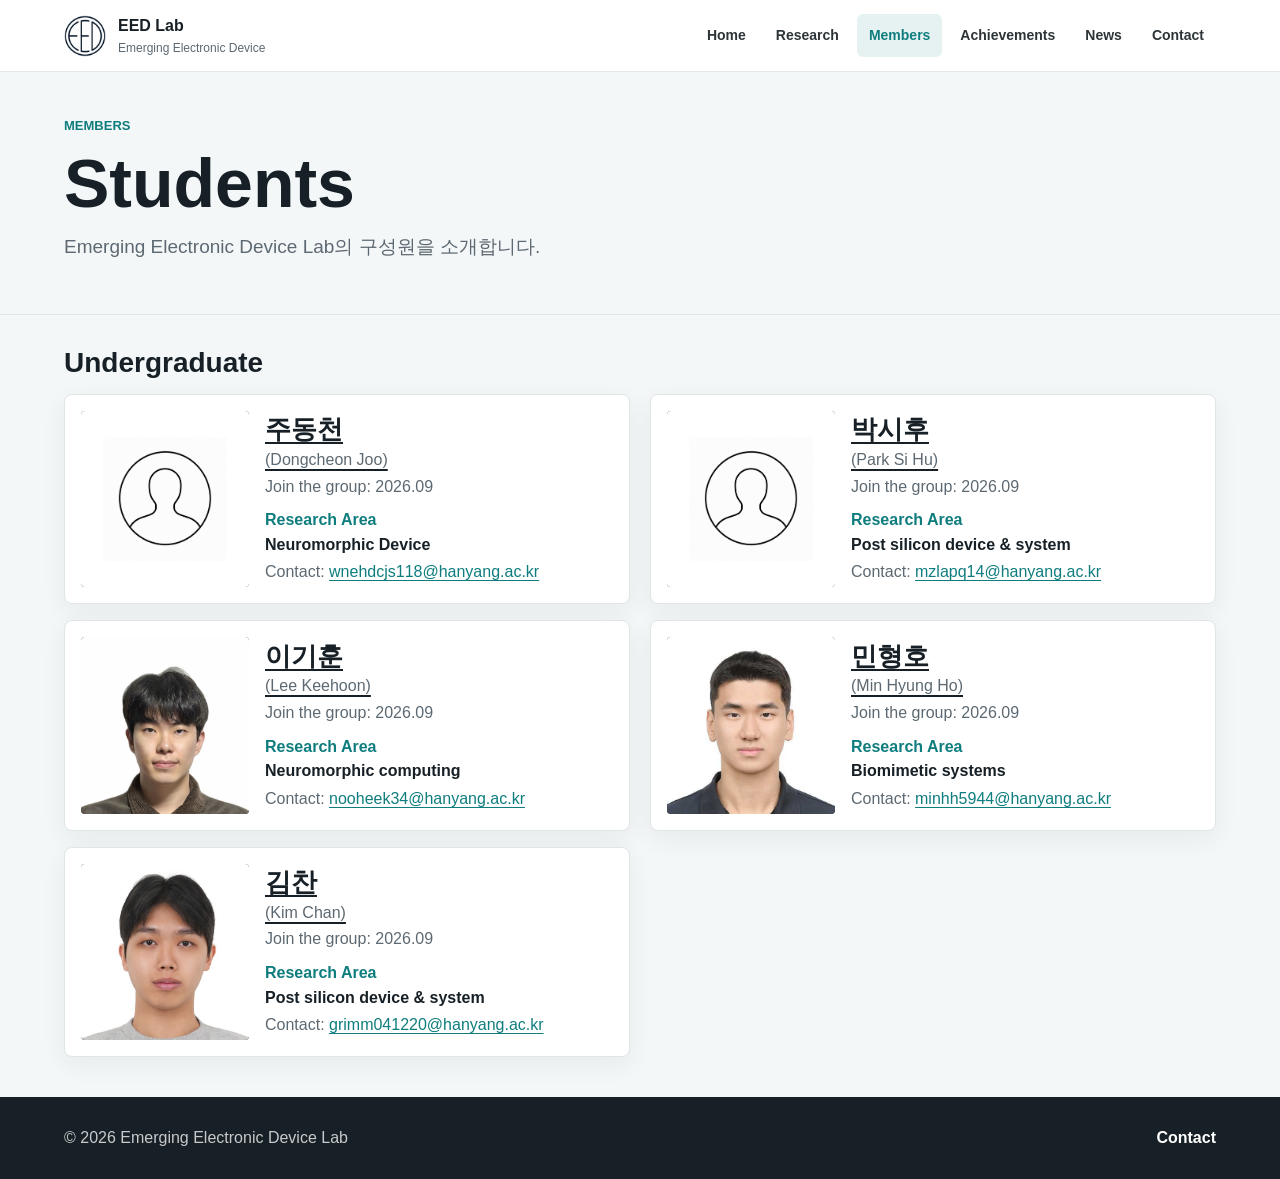
<file: students.html>
<!doctype html>
<html lang="ko">
  <head>
    <link rel="icon" type="image/png" href="assets/favicon.png?v=2" />
    <meta charset="utf-8" />
    <meta name="viewport" content="width=device-width, initial-scale=1" />
    <link rel="canonical" href="https://eed-lab.github.io/students.html" />
    <meta property="og:url" content="https://eed-lab.github.io/students.html" />
    <title>Students | EED Lab</title>
    <link rel="stylesheet" href="styles.css?v=members-layout-20261126" />
  </head>
  <body data-page="members" class="students-page">
    <header class="site-header">
      <a class="brand" href="index.html" aria-label="Go to home">
        <span class="brand-mark"><img src="assets/eed-lab-logo.png" alt="EED Lab logo" /></span>
        <span><strong data-lab-short>EED Lab</strong><small data-lab-subtitle>Emerging Electronic Device</small></span>
      </a>
      <button class="menu-button" type="button" aria-expanded="false" aria-controls="site-nav">
        <span></span><span></span><span></span>
      </button>
      <nav id="site-nav" class="site-nav" aria-label="Primary navigation">
        <a href="index.html">Home</a>
        <a href="research.html">Research</a>
        <div class="nav-dropdown active">
          <a class="active" href="pi.html">Members</a>
          <div class="nav-submenu" aria-label="Members submenu">
            <a href="pi.html">PI</a>
            <a class="active" href="students.html">Students</a>
            <a href="alumni.html">Alumni</a>
          </div>
        </div>
        <a href="achievements.html">Achievements</a>
        <a href="news.html">News</a>
        <a href="contact.html">Contact</a>
      </nav>
    </header>

    <main>
      <section class="page-hero muted-hero">
        <p class="eyebrow">Members</p>
        <h1>Students</h1>
        <p data-members-intro>Emerging Electronic Device Lab members.</p>
      </section>

      <section class="section muted members-section">
        <section id="students" class="member-subsection">
          <div class="section-heading compact">
            <div>
              <p class="eyebrow">Members</p>
              <h2>Students</h2>
            </div>
            <button class="editor-add-member" type="button" data-add-member="student">Add Student</button>
          </div>
          <div class="member-card-grid" data-students></div>
        </section>
      </section>
    </main>

    <footer class="site-footer"><span data-footer>© 2026 Emerging Electronic Device Lab</span><a href="contact.html">Contact</a></footer>
    <script src="data.js"></script>
    <script src="script.js"></script>
  </body>
</html>
</file>
<file: styles.css>
:root {
  --ink: #172026;
  --muted: #5d6972;
  --line: #dfe6e8;
  --surface: #ffffff;
  --soft: #f4f7f8;
  --teal: #0f7d7e;
  --amber: #d89a25;
  --graphite: #2d3438;
  --shadow: 0 18px 50px rgba(23, 32, 38, 0.12);
}

* {
  box-sizing: border-box;
}

body {
  margin: 0;
  color: var(--ink);
  background: var(--surface);
  font-family: Arial, "Noto Sans KR", sans-serif;
  line-height: 1.6;
  word-break: keep-all;
  overflow-wrap: break-word;
}

a {
  color: inherit;
  text-decoration: none;
}

.site-header {
  position: sticky;
  top: 0;
  z-index: 20;
  display: flex;
  align-items: center;
  justify-content: space-between;
  min-height: 72px;
  padding: 0 5vw;
  background: rgba(255, 255, 255, 0.94);
  border-bottom: 1px solid rgba(223, 230, 232, 0.86);
  backdrop-filter: blur(14px);
}

.brand {
  display: inline-flex;
  align-items: center;
  gap: 12px;
  min-width: 0;
}

.brand-mark {
  display: grid;
  place-items: center;
  width: 42px;
  height: 42px;
  color: #fff;
  background: var(--teal);
  border-radius: 8px;
  font-weight: 800;
}

.brand strong,
.brand small {
  display: block;
}

.brand small {
  color: var(--muted);
  font-size: 12px;
}

.site-nav {
  display: flex;
  align-items: center;
  gap: 6px;
}

.nav-dropdown {
  position: relative;
}

.nav-dropdown > a {
  display: inline-flex;
}

.nav-submenu {
  position: absolute;
  top: 100%;
  left: 0;
  z-index: 20;
  display: none;
  min-width: 150px;
  margin-top: 0;
  padding: 8px;
  background: #fff;
  border: 1px solid var(--line);
  border-radius: 8px;
  box-shadow: var(--shadow);
}

.nav-submenu a {
  display: block;
  padding: 10px 12px;
  white-space: nowrap;
}

.nav-submenu a:hover,
.nav-submenu a:focus {
  color: var(--teal);
  background: var(--soft);
}

.nav-dropdown:hover .nav-submenu,
.nav-dropdown:focus-within .nav-submenu {
  display: block;
}

.site-nav a {
  padding: 10px 12px;
  border-radius: 6px;
  color: var(--graphite);
  font-size: 14px;
  font-weight: 700;
}

.site-nav a:hover {
  background: var(--soft);
  color: var(--teal);
}

.site-nav a.active {
  background: rgba(15, 125, 126, 0.1);
  color: var(--teal);
}

.menu-button {
  display: none;
  width: 42px;
  height: 42px;
  padding: 9px;
  border: 1px solid var(--line);
  border-radius: 6px;
  background: #fff;
}

.menu-button span {
  display: block;
  height: 2px;
  margin: 5px 0;
  background: var(--ink);
}

.hero {
  position: relative;
  min-height: calc(100vh - 72px);
  overflow: hidden;
}

.hero img {
  position: absolute;
  inset: 0;
  width: 100%;
  height: 100%;
  object-fit: cover;
}

.hero-overlay {
  position: absolute;
  inset: 0;
  background:
    linear-gradient(90deg, rgba(255, 255, 255, 0.92), rgba(255, 255, 255, 0.68) 44%, rgba(255, 255, 255, 0.18)),
    linear-gradient(0deg, rgba(23, 32, 38, 0.18), rgba(23, 32, 38, 0));
}

.hero-content {
  position: absolute;
  top: var(--hero-text-top, 84px);
  left: var(--hero-text-left, 5vw);
  z-index: 1;
  width: min(var(--hero-text-width, 720px), 90vw);
  padding: 0 0 80px;
}

.eyebrow {
  margin: 0 0 12px;
  color: var(--teal);
  font-size: 13px;
  font-weight: 800;
  letter-spacing: 0;
  text-transform: uppercase;
}

.hero .eyebrow {
  margin-top: var(--hero-eyebrow-top, 0);
  transform: translate(var(--hero-eyebrow-x, 0), var(--hero-eyebrow-y, 0));
}

.hero-content h1 {
  transform: translate(var(--hero-headline-x, 0), var(--hero-headline-y, 0));
}

h1,
h2,
h3,
p {
  margin-top: 0;
}

h1 {
  max-width: 680px;
  margin-bottom: 18px;
  font-size: clamp(42px, 7vw, var(--hero-headline-size, 76px));
  line-height: 1.02;
}

h2 {
  margin-bottom: 12px;
  font-size: clamp(30px, 4vw, 48px);
  line-height: 1.12;
}

h3 {
  margin-bottom: 8px;
  font-size: 19px;
  line-height: 1.25;
}

.hero-content > p:not(.eyebrow) {
  max-width: 620px;
  color: #344047;
  font-size: var(--hero-intro-size, 20px);
  transform: translate(var(--hero-intro-x, 0), var(--hero-intro-y, 0));
}

.page-hero {
  padding: 92px 5vw 66px;
  background:
    linear-gradient(90deg, rgba(255, 255, 255, 0.95), rgba(255, 255, 255, 0.8)),
    url("assets/lab-hero.png") center / cover;
  border-bottom: 1px solid var(--line);
}

.page-hero.muted-hero {
  background: var(--soft);
}

.page-hero h1 {
  max-width: 900px;
  margin-bottom: 14px;
  font-size: clamp(40px, 6vw, 68px);
}

.page-hero p:not(.eyebrow) {
  max-width: 760px;
  color: var(--muted);
  font-size: 19px;
}

.hero-actions {
  display: flex;
  flex-wrap: wrap;
  gap: 12px;
  margin-top: 30px;
  transform: translate(var(--hero-actions-x, 0), var(--hero-actions-y, 0));
}

.button {
  display: inline-flex;
  align-items: center;
  justify-content: center;
  min-height: 46px;
  padding: 12px 18px;
  border-radius: 7px;
  font-weight: 800;
}

.button.primary {
  color: #fff;
  background: var(--teal);
}

.button.secondary {
  color: var(--ink);
  background: rgba(255, 255, 255, 0.82);
  border: 1px solid var(--line);
}

.notice-band {
  display: flex;
  gap: 24px;
  align-items: center;
  justify-content: space-between;
  padding: 22px 5vw;
  color: #fff;
  background: var(--graphite);
}

.notice-band strong,
.notice-band span {
  display: block;
}

.notice-band span {
  color: rgba(255, 255, 255, 0.78);
}

.notice-band a {
  flex: 0 0 auto;
  padding: 9px 14px;
  border: 1px solid rgba(255, 255, 255, 0.36);
  border-radius: 6px;
  font-weight: 800;
}

.section {
  padding: 96px 5vw;
}

.section.muted {
  background: var(--soft);
}

.section-heading {
  max-width: 780px;
  margin-bottom: 38px;
}

.section-heading p:not(.eyebrow) {
  color: var(--muted);
  font-size: 18px;
}

.section-heading.compact {
  margin-bottom: 26px;
}

.research-grid,
.news-grid {
  display: grid;
  grid-template-columns: repeat(3, minmax(0, 1fr));
  gap: 18px;
}

.research-card,
.news-grid article,
.profile,
.timeline article,
.contact-card {
  background: #fff;
  border: 1px solid var(--line);
  border-radius: 8px;
  box-shadow: 0 8px 26px rgba(23, 32, 38, 0.06);
}

.research-card {
  display: flex;
  flex-direction: column;
  min-height: 680px;
  padding: 28px;
  overflow: visible;
}

.research-visual {
  position: relative;
  aspect-ratio: 16 / 9;
  margin: -4px 0 18px;
  overflow: hidden;
  background: #eef3f4;
  border: 1px solid #dbe9ea;
  border-radius: 8px;
}

.research-visual img {
  display: block;
  width: 100%;
  height: 100%;
  object-fit: cover;
}

.research-card:nth-child(1) .research-visual img {
  object-position: 36% 50%;
}

.research-card:nth-child(2) .research-visual img {
  object-position: 58% 48%;
}

.research-card:nth-child(3) .research-visual img {
  object-position: 76% 52%;
}

.research-visual-shade {
  position: absolute;
  inset: 0;
  background:
    linear-gradient(180deg, rgba(23, 32, 38, 0.04), rgba(23, 32, 38, 0.44)),
    linear-gradient(90deg, rgba(15, 125, 126, 0.28), rgba(216, 154, 37, 0.08));
}

.research-visual-label {
  position: absolute;
  right: 14px;
  bottom: 12px;
  max-width: calc(100% - 28px);
  padding: 6px 10px;
  color: #fff;
  background: rgba(23, 32, 38, 0.76);
  border: 1px solid rgba(255, 255, 255, 0.28);
  border-radius: 999px;
  font-size: 12px;
  font-weight: 900;
  backdrop-filter: blur(8px);
}

.research-card span {
  color: var(--amber);
  font-size: 14px;
  font-weight: 900;
}

.research-card h3 {
  margin-bottom: 10px;
}

.research-summary {
  margin-bottom: 18px;
  font-size: 16px;
}

.research-detail {
  margin: 0 0 10px;
  font-size: 14px;
}

.research-detail strong {
  color: var(--ink);
}

.research-points {
  display: grid;
  gap: 8px;
  margin: 10px 0 18px;
  padding-left: 18px;
  color: var(--muted);
  font-size: 14px;
}

.research-keywords {
  display: flex;
  flex-wrap: wrap;
  gap: 7px;
  margin-top: 12px;
}

.research-keywords span {
  padding: 5px 8px;
  color: var(--teal);
  background: #eaf5f5;
  border: 1px solid #cce3e4;
  border-radius: 999px;
  font-size: 12px;
}

.research-card p,
.profile p,
.timeline p,
.news-grid p,
.contact-copy p,
.contact-card span {
  color: var(--muted);
}

.people-layout {
  display: grid;
  grid-template-columns: minmax(260px, 0.8fr) 1.4fr;
  gap: 18px;
}

.profile {
  display: flex;
  gap: 24px;
  align-items: center;
  padding: 22px;
}

.profile.lead {
  align-items: flex-start;
  min-height: 230px;
}

.members-section {
  display: grid;
  gap: 28px;
}

.member-subsection {
  display: grid;
  gap: 16px;
}

.section-heading.compact {
  display: flex;
  gap: 14px;
  align-items: center;
  justify-content: space-between;
  margin-bottom: 0;
}

.section-heading.compact h2 {
  margin: 0;
}

.member-card-grid {
  display: grid;
  grid-template-columns: repeat(2, minmax(0, 1fr));
  gap: 14px;
}

.member-card {
  align-items: flex-start;
}

/* Student page spacing and category headings. */
.students-page .page-hero { padding-top: 44px; padding-bottom: 32px; }
.students-page .members-section { padding-top: 32px; padding-bottom: 40px; }
.students-page [data-students] { display: block; }
.students-page .section-heading h2,
.students-page .student-category-heading { font-size: 28px; }
.students-page .student-category-heading { margin: 28px 0 14px; }

.member-photo-wrap {
  position: relative;
  display: grid;
  flex: 0 0 auto;
  place-items: center;
  width: 150px;
  height: 180px;
  overflow: hidden;
  background: var(--graphite);
  border-radius: 4px;
}

.member-photo {
  display: block;
  width: 100%;
  height: 100%;
  object-fit: cover;
}

.member-photo[hidden] {
  display: none;
}

.member-photo-wrap .avatar {
  width: 100%;
  height: 100%;
  border-radius: 0;
}

.empty-note {
  margin: 0;
  padding: 20px;
  color: var(--muted);
  background: #fff;
  border: 1px dashed var(--line);
  border-radius: 8px;
}

.custom-section {
  max-width: 980px;
  min-height: 120px;
  margin-right: auto;
  margin-left: auto;
  padding: 24px;
  background: #fff;
  border: 1px solid var(--line);
  border-radius: 8px;
  box-shadow: 0 8px 26px rgba(23, 32, 38, 0.06);
  overflow: hidden;
}

.custom-section-inner {
  display: grid;
  gap: 18px;
}

.embedded-blocks {
  display: grid;
  gap: 14px;
  margin-top: 18px;
}

.custom-text-block,
.custom-figure,
.embedded-block {
  width: 100%;
  min-width: 0;
  overflow-wrap: anywhere;
  word-break: keep-all;
}

.custom-text-block {
  padding: 18px;
  background: #fff;
  border: 1px solid var(--line);
  border-radius: 8px;
}

.custom-text-block h2 {
  margin-top: 0;
  overflow-wrap: anywhere;
  word-break: keep-all;
}

.custom-text-block p {
  overflow-wrap: anywhere;
  word-break: keep-all;
}

.research-card,
.research-card h3,
.research-card p {
  overflow-wrap: anywhere;
  word-break: keep-all;
}

.custom-figure {
  position: relative;
  display: grid;
  gap: 12px;
  min-height: 260px;
}

.custom-image,
.custom-image-placeholder {
  width: 100%;
  height: 100%;
  min-height: 40px;
  border-radius: 8px;
}

.custom-image {
  display: block;
  object-fit: cover;
}

.custom-image-placeholder {
  display: grid;
  place-items: center;
  color: var(--muted);
  background: var(--soft);
  border: 1px dashed var(--line);
  font-weight: 800;
}

.editor-add-member {
  display: none;
  min-height: 40px;
  padding: 9px 14px;
  color: #fff;
  background: var(--teal);
  border: 0;
  border-radius: 7px;
  font-weight: 900;
  cursor: pointer;
}

body.editor-controls-mode .editor-add-member {
  display: inline-flex;
  align-items: center;
}

.editor-photo-upload {
  position: absolute;
  right: 6px;
  bottom: 6px;
  display: none;
  min-height: 28px;
  padding: 5px 8px;
  color: #fff;
  background: rgba(15, 125, 126, 0.94);
  border: 0;
  border-radius: 6px;
  font-size: 11px;
  font-weight: 900;
  cursor: pointer;
}

.editor-photo-upload input {
  display: none;
}

body.editor-controls-mode .editor-photo-upload,
body.editor-controls-mode .editor-photo-upload:focus {
  display: inline-flex;
  align-items: center;
}

body.insert-mode [data-drag-key] {
  cursor: crosshair !important;
  outline: 2px dashed rgba(15, 125, 126, 0.65);
  outline-offset: 6px;
}

[data-drag-key].editor-scaled-content {
  overflow: hidden;
}

[data-drag-key].editor-scaled-content > :not([data-editor-resize-handle]) {
  transform: scale(var(--editor-content-scale, 1));
  transform-origin: top left;
}

body.insert-mode a {
  pointer-events: none;
}

.avatar {
  display: grid;
  flex: 0 0 auto;
  place-items: center;
  width: 58px;
  height: 58px;
  color: #fff;
  background: var(--graphite);
  border-radius: 8px;
  font-size: 13px;
  font-weight: 900;
}

.member-list {
  display: grid;
  gap: 14px;
}

.profile a {
  color: var(--teal);
  font-weight: 800;
}

.professor-profile {
  align-items: flex-start;
  max-width: 980px;
  margin-bottom: 18px;
}

.professor-profile .member-photo-wrap {
  width: 220px;
  height: 260px;
}

.professor-profile .member-name {
  margin-top: 0;
  font-size: clamp(34px, 4vw, 48px);
  line-height: 1.08;
}

.member-name,
.lab-member {
  font-weight: 900;
  text-decoration: underline;
  text-decoration-thickness: 2px;
  text-underline-offset: 4px;
}

.role,
.date-note {
  font-weight: 800;
}

.cv-grid {
  display: grid;
  grid-template-columns: repeat(2, minmax(0, 1fr));
  gap: 18px;
}

.cv-card {
  padding: 26px;
  background: #fff;
  border: 1px solid var(--line);
  border-radius: 8px;
  box-shadow: 0 8px 26px rgba(23, 32, 38, 0.06);
}

.cv-card ul {
  display: grid;
  gap: 18px;
  margin: 0;
  padding-left: 20px;
}

.cv-card li span {
  display: block;
  color: var(--muted);
}

.timeline {
  display: grid;
  gap: 14px;
}

.timeline article {
  display: grid;
  grid-template-columns: 110px 1fr;
  gap: 20px;
  padding: 24px;
}

.timeline time,
.news-grid time {
  color: var(--teal);
  font-weight: 900;
}

.news-grid article {
  padding: 24px;
}

.contact-section {
  display: grid;
  grid-template-columns: minmax(0, 1.1fr) minmax(280px, 0.75fr);
  gap: 30px;
  align-items: start;
}

.contact-copy {
  max-width: 720px;
}

.contact-card {
  display: grid;
  gap: 8px;
  padding: 28px;
  font-style: normal;
}

.contact-card a {
  color: var(--teal);
  font-weight: 900;
}

.scholar-button {
  margin-top: 22px;
}

.publications {
  display: grid;
  gap: 34px;
}

.publication-year {
  display: grid;
  grid-template-columns: 110px minmax(0, 1fr);
  gap: 28px;
  padding-bottom: 34px;
  border-bottom: 1px solid var(--line);
}

.publication-year h3 {
  position: sticky;
  top: 92px;
  align-self: start;
  margin: 0;
  color: var(--teal);
  font-size: 30px;
}

.publication-year ol {
  display: grid;
  gap: 16px;
  margin: 0;
  padding-left: 24px;
}

.publication-year li {
  padding: 22px;
  background: #fff;
  border: 1px solid var(--line);
  border-radius: 8px;
  box-shadow: 0 8px 26px rgba(23, 32, 38, 0.06);
}

.publication-year li::marker {
  color: var(--teal);
  font-weight: 900;
}

.publication-year-heading {
  display: flex;
  gap: 14px;
  align-items: center;
  justify-content: space-between;
}

.editor-publication-year-tools {
  display: none;
  gap: 12px;
  align-items: end;
  margin-bottom: 26px;
  padding: 16px;
  background: #fff;
  border: 1px dashed var(--line);
  border-radius: 8px;
}

.editor-publication-year-tools label {
  display: grid;
  gap: 6px;
  color: var(--muted);
  font-size: 13px;
  font-weight: 900;
}

.editor-publication-year-tools input {
  width: 140px;
  min-height: 38px;
  padding: 0 10px;
  color: var(--ink);
  background: #fff;
  border: 1px solid var(--line);
  border-radius: 7px;
}

.editor-add-publication {
  display: none;
  min-height: 38px;
  padding: 8px 12px;
  color: #fff;
  background: var(--teal);
  border: 0;
  border-radius: 7px;
  font-size: 13px;
  font-weight: 900;
  cursor: pointer;
}

body.editor-controls-mode .editor-add-publication {
  display: inline-flex;
  align-items: center;
}

body.editor-controls-mode .editor-publication-year-tools {
  display: flex;
}

.jcr-note {
  max-width: 760px;
  margin-top: -8px;
  color: var(--muted);
  font-size: 14px;
}
.authors {
  color: var(--muted);
  font-size: 14px;
}

.pub-title {
  margin-bottom: 8px;
  font-weight: 900;
  line-height: 1.45;
}

.badge {
  display: inline-flex;
  align-items: center;
  min-height: 24px;
  margin-left: 8px;
  padding: 3px 8px;
  color: #fff;
  background: var(--amber);
  border-radius: 6px;
  font-size: 12px;
  font-style: normal;
  font-weight: 900;
}

.jcr-badge {
  display: inline-flex;
  align-items: center;
  min-height: 24px;
  margin-left: 8px;
  padding: 3px 8px;
  color: #075f62;
  background: #e6f5f4;
  border: 1px solid #a7d8d5;
  border-radius: 6px;
  font-size: 12px;
  font-style: normal;
  font-weight: 900;
  white-space: nowrap;
}
.link-button {
  display: inline-flex;
  align-items: center;
  min-height: 28px;
  margin-left: 8px;
  padding: 4px 10px;
  color: #fff;
  background: var(--teal);
  border-radius: 6px;
  font-size: 12px;
  font-weight: 900;
}

.site-footer {
  display: flex;
  gap: 20px;
  align-items: center;
  justify-content: space-between;
  padding: 28px 5vw;
  color: rgba(255, 255, 255, 0.76);
  background: var(--ink);
}

.site-footer a {
  color: #fff;
  font-weight: 800;
}

@media (max-width: 820px) {
  .site-header {
    min-height: 66px;
  }

  .menu-button {
    display: block;
  }

  .site-nav {
    position: absolute;
    top: 66px;
    right: 5vw;
    left: 5vw;
    display: none;
    flex-direction: column;
    align-items: stretch;
    padding: 10px;
    background: #fff;
    border: 1px solid var(--line);
    border-radius: 8px;
    box-shadow: var(--shadow);
  }

  .nav-dropdown {
    display: grid;
  }

  .nav-submenu {
    position: static;
    display: grid;
    min-width: 0;
    margin: 0 0 4px 14px;
    padding: 4px;
    border: 0;
    box-shadow: none;
  }

  .site-nav.is-open {
    display: flex;
  }

  .site-nav a {
    padding: 13px 12px;
  }

  .hero {
    min-height: 680px;
  }

  .hero-overlay {
    background: linear-gradient(180deg, rgba(255, 255, 255, 0.94), rgba(255, 255, 255, 0.8) 58%, rgba(255, 255, 255, 0.36));
  }

  .hero-content {
    padding-top: 0;
  }

  .notice-band,
  .site-footer {
    align-items: flex-start;
    flex-direction: column;
  }

  .research-grid,
  .news-grid,
  .people-layout,
  .member-card-grid,
  .contact-section,
  .cv-grid,
  .publication-year {
    grid-template-columns: 1fr;
  }

  .publication-year h3 {
    position: static;
  }

  .timeline article {
    grid-template-columns: 1fr;
    gap: 8px;
  }

  .profile {
    align-items: flex-start;
  }

  .professor-profile .member-photo-wrap,
  .member-photo-wrap {
    width: 150px;
    height: 180px;
  }

  .professor-profile .member-name {
    font-size: 34px;
  }
}

@media (max-width: 520px) {
  .brand small {
    display: none;
  }

  .hero-content {
    width: min(var(--hero-text-width, 720px), 90vw);
    padding-bottom: 90px;
  }

  .hero-content > p:not(.eyebrow) {
    font-size: 17px;
  }

  .button {
    width: 100%;
  }

  .profile {
    flex-direction: column;
  }

  .section {
    padding: 72px 5vw;
  }
}

/* Research page: editorial theme layout */
.research-framework {
  background: var(--soft);
}

.research-model-grid {
  display: grid;
  grid-template-columns: repeat(3, minmax(0, 1fr));
  gap: 18px;
}

.research-model-grid article {
  padding: 26px;
  background: #fff;
  border: 1px solid var(--line);
  border-radius: 8px;
}

.research-model-grid h3 {
  margin: 6px 0 10px;
  font-size: 21px;
}

.research-model-grid article > p:last-child {
  color: var(--muted);
  line-height: 1.7;
}

.research-themes {
  padding-top: 72px;
}

.research-themes-list {
  display: grid;
  gap: 44px;
}

.research-theme-card {
  display: grid;
  grid-template-columns: minmax(0, 0.95fr) minmax(0, 1.05fr);
  align-items: stretch;
  min-height: 0;
  padding: 0;
  overflow: hidden;
}

.research-theme-card:nth-child(even) .research-theme-image {
  order: 2;
}

.research-theme-image {
  min-height: 420px;
}

.research-theme-card .research-visual {
  height: 100%;
  min-height: 420px;
  margin: 0;
  border: 0;
  border-radius: 0;
}

.research-theme-card .research-visual img {
  object-position: center;
}

.research-theme-copy {
  display: flex;
  flex-direction: column;
  padding: clamp(30px, 4vw, 58px);
}

.research-theme-copy .eyebrow {
  margin-bottom: 12px;
}

.research-theme-copy h2 {
  margin: 0 0 16px;
  font-size: clamp(27px, 3vw, 40px);
}

.research-theme-copy .research-summary {
  font-size: 18px;
  line-height: 1.7;
}

.research-theme-copy .research-keywords {
  margin-top: auto;
  padding-top: 12px;
}

@media (max-width: 900px) {
  .research-model-grid,
  .research-theme-card {
    grid-template-columns: 1fr;
  }

  .research-theme-card:nth-child(even) .research-theme-image {
    order: 0;
  }

  .research-theme-image,
  .research-theme-card .research-visual {
    min-height: 260px;
  }
}
/* Compact Research theme layout for laptop screens */
.research-themes {
  padding-top: 28px;
}

.research-theme-card {
  grid-template-columns: minmax(380px, 0.92fr) minmax(0, 1.08fr);
}

.research-theme-image,
.research-theme-card .research-visual {
  min-height: 380px;
}

.research-theme-copy {
  padding: 38px 44px;
}

.research-theme-copy h2 {
  font-size: clamp(28px, 2.6vw, 38px);
}

.research-theme-copy .research-summary {
  margin-bottom: 14px;
  font-size: 17px;
  line-height: 1.6;
}

.research-theme-copy .research-detail {
  margin-bottom: 8px;
  font-size: 14px;
  line-height: 1.55;
}

.research-theme-copy .research-points {
  gap: 6px;
  margin: 8px 0 12px;
}

@media (max-width: 1100px) {
  .research-theme-card {
    grid-template-columns: minmax(330px, 0.88fr) minmax(0, 1.12fr);
  }

  .research-theme-image,
  .research-theme-card .research-visual {
    min-height: 330px;
  }

  .research-theme-copy {
    padding: 30px 32px;
  }
}

@media (max-width: 760px) {
  .research-theme-card {
    grid-template-columns: 1fr;
  }

  .research-theme-image,
  .research-theme-card .research-visual {
    min-height: 230px;
  }
}
/* Keep every theme image in a stable frame independent of text length. */
.research-theme-card {
  align-items: start;
}

.research-theme-image {
  min-height: 0;
  align-self: start;
}

.research-theme-card .research-visual {
  height: auto;
  min-height: 0;
  aspect-ratio: 16 / 10;
}

@media (max-width: 1100px) {
  .research-theme-image,
  .research-theme-card .research-visual {
    min-height: 0;
  }
}

@media (max-width: 760px) {
  .research-theme-image,
  .research-theme-card .research-visual {
    min-height: 0;
    aspect-ratio: 16 / 9;
  }
}
/* Research themes are responsive content blocks, not free-size editor canvases. */
.research-theme-card {
  width: 100% !important;
  min-width: 0 !important;
  transform: none !important;
  grid-template-columns: minmax(380px, 46%) minmax(0, 54%) !important;
}

.research-theme-copy,
.research-theme-copy > * {
  width: auto !important;
  min-width: 0 !important;
  max-width: none !important;
  transform: none !important;
}

.research-theme-copy h2 {
  word-break: keep-all !important;
  overflow-wrap: break-word;
  white-space: normal !important;
}

@media (max-width: 900px) {
  .research-theme-card {
    grid-template-columns: 1fr !important;
  }
}
/* Empty member-photo state after an editor removes only the image. */
.member-photo-wrap .avatar.photo-placeholder {
  position: relative;
  color: transparent;
  background: #edf4f4;
}

.member-photo-wrap .avatar.photo-placeholder::before {
  content: "";
  width: 46px;
  height: 34px;
  border: 2px solid #7c9ca0;
  border-radius: 4px;
  background: linear-gradient(145deg, transparent 48%, #a7c1c3 49% 57%, transparent 58%);
}

.member-photo-wrap .avatar.photo-placeholder::after {
  content: "";
  position: absolute;
  width: 7px;
  height: 7px;
  margin: -9px 0 0 22px;
  background: #7c9ca0;
  border-radius: 50%;
}
/* Person silhouette for empty member photos. */
.member-photo-wrap .avatar.photo-placeholder::before {
  width: 64px;
  height: 64px;
  border: 0;
  border-radius: 0;
  background:
    radial-gradient(circle at 50% 28%, #6f9094 0 11px, transparent 12px),
    radial-gradient(ellipse at 50% 100%, #6f9094 0 28px, transparent 29px);
}

.member-photo-wrap .avatar.photo-placeholder::after {
  display: none;
}
/* Outlined profile icon for empty member photos. */
.member-photo-wrap .avatar.photo-placeholder::before {
  width: 104px;
  height: 104px;
  border: 3px solid #263238;
  border-radius: 50%;
  background: transparent;
}

.member-photo-wrap .avatar.photo-placeholder::after {
  display: block;
  width: 62px;
  height: 72px;
  margin: 12px 0 0 0;
  border: 3px solid #263238;
  border-top: 0;
  border-radius: 0 0 42px 42px;
  background:
    radial-gradient(ellipse at 50% 17px, transparent 0 16px, #263238 17px 20px, transparent 21px),
    linear-gradient(#edf4f4, #edf4f4);
  clip-path: polygon(0 42%, 18% 34%, 25% 0, 75% 0, 82% 34%, 100% 42%, 100% 100%, 0 100%);
}
/* Generated profile placeholder image used after a member photo is removed. */
.member-photo-wrap .avatar.photo-placeholder {
  background: #fff url("assets/profile-placeholder.png") center / 74% auto no-repeat;
}

.member-photo-wrap .avatar.photo-placeholder::before,
.member-photo-wrap .avatar.photo-placeholder::after {
  display: none;
}
.editor-controls-mode .research-keyword-add {
  display: inline-grid;
  place-items: center;
  width: 28px;
  height: 28px;
  min-height: 28px;
  padding: 0;
  color: #0f7d7e;
  background: #fff;
  border: 1px dashed #8fc4c6;
  border-radius: 999px;
  font-size: 20px;
  font-weight: 700;
  line-height: 1;
  cursor: pointer;
}

.editor-controls-mode .research-keyword-add:hover {
  color: #fff;
  background: #0f7d7e;
}
.editor-controls-mode .research-keyword-delete {
  width: 18px;
  height: 18px;
  margin: 0 1px 0 -12px;
  padding: 0;
  color: #fff;
  background: #c74436;
  border: 2px solid #fff;
  border-radius: 50%;
  font-size: 14px;
  font-weight: 700;
  line-height: 1;
  cursor: pointer;
  z-index: 2;
}

.editor-controls-mode .research-keyword-delete:hover {
  background: #982d23;
}

/* Balanced desktop proportions for image-led research themes. */
@media (min-width: 901px) {
  .research-theme-card {
    grid-template-columns: minmax(340px, 42%) minmax(0, 58%) !important;
  }

  .research-theme-card .research-visual {
    aspect-ratio: 2 / 1;
  }

  .research-theme-copy {
    padding: 30px 44px;
  }
}

/* Shared desktop geometry: laptop and wide desktop use the same content scale. */
@media (min-width: 901px) {
  .hero-content {
    width: min(var(--hero-text-width, 720px), calc(100vw - 10vw));
  }

  .hero-content h1 {
    max-width: 680px;
    font-size: var(--hero-headline-size, 76px);
  }

  .hero-content > p:not(.eyebrow) {
    max-width: 620px;
    font-size: var(--hero-intro-size, 20px);
  }

  .research-theme-card .research-visual {
    aspect-ratio: 2 / 1;
  }
}
/* Mobile-first overrides: saved desktop positions never control the phone layout. */
@media (max-width: 820px) {
  .hero {
    min-height: max(620px, calc(100svh - 66px));
  }

  .hero img {
    object-position: center;
  }

  .hero-content {
    top: clamp(86px, 14svh, 118px) !important;
    left: 6vw !important;
    width: 88vw !important;
    max-width: 620px;
    padding-bottom: 56px;
  }

  .hero-content h1 {
    max-width: 620px;
    font-size: 56px !important;
    line-height: 1.04;
  }

  .hero-content > p:not(.eyebrow) {
    max-width: 560px;
    font-size: 18px !important;
    line-height: 1.65;
  }

  .page-hero {
    padding: 66px 6vw 48px;
  }

  .page-hero h1 {
    font-size: 48px;
  }

  .section,
  .research-themes {
    padding-right: 6vw;
    padding-left: 6vw;
  }

  .research-theme-copy {
    padding: 28px 24px;
  }
}

@media (max-width: 520px) {
  .hero {
    min-height: 610px;
  }

  .hero-content {
    top: 82px !important;
  }

  .hero-content h1 {
    font-size: 42px !important;
    line-height: 1.06;
  }

  .hero-content > p:not(.eyebrow) {
    font-size: 16px !important;
  }

  .hero-actions {
    gap: 10px;
    margin-top: 24px;
  }

  .page-hero h1 {
    font-size: 38px;
  }

  .research-theme-copy {
    padding: 24px 20px;
  }

  .research-theme-copy h2 {
    font-size: 28px;
  }
}
/* Keep every desktop research image flush with its matching description card. */
@media (min-width: 901px) {
  .research-theme-card {
    align-items: stretch;
  }

  .research-theme-image {
    display: block;
    align-self: stretch;
    min-height: 0;
  }

  .research-theme-card .research-visual {
    display: block;
    height: 100%;
    min-height: 100%;
    aspect-ratio: auto;
  }

  .research-theme-card .research-visual img {
    display: block;
    width: 100%;
    height: 100%;
    object-fit: cover;
  }
}
/* Keep the image-to-copy ratio identical when even research themes reverse sides. */
@media (min-width: 901px) {
  .research-theme-card:nth-child(even) {
    grid-template-columns: minmax(0, 58%) minmax(340px, 42%) !important;
  }
}
/* Fixed desktop research-theme ratio: image 42%, copy 58%. */
@media (min-width: 901px) {
  .research-theme-card {
    grid-template-columns: 42% 58% !important;
  }

  .research-theme-card:nth-child(even) {
    grid-template-columns: 58% 42% !important;
  }
}
/* EED Lab logo in the site header. */
.brand-mark { overflow: hidden; background: #ffffff; }
.brand-mark img { display: block; width: 100%; height: 100%; object-fit: contain; }
/* Keep the header mark circular as well as the browser favicon. */
.brand-mark { border-radius: 50%; }
/* Compact home recruiting and footer information into one bar. */
body[data-page="home"] .notice-band {
  gap: 20px;
  padding: 16px 5vw;
}
body[data-page="home"] .notice-summary {
  display: flex;
  flex: 1 1 auto;
  align-items: center;
  gap: 18px;
  min-width: 0;
}
body[data-page="home"] .notice-summary [data-home-notice-text] {
  color: #fff;
  font-weight: 700;
}
body[data-page="home"] .notice-copyright {
  flex: 0 0 auto;
  color: rgba(255, 255, 255, 0.68);
  font-size: 0.88rem;
  white-space: nowrap;
}
@media (max-width: 700px) {
  body[data-page="home"] .notice-band { align-items: flex-start; }
  body[data-page="home"] .notice-summary { align-items: flex-start; flex-direction: column; gap: 5px; }
  body[data-page="home"] .notice-band a { margin-top: 1px; }
}
/* Home bottom bar: recruiting message above copyright, action on the right. */
body[data-page="home"] .notice-band {
  min-height: 86px;
  padding: 18px 5vw;
}
body[data-page="home"] .notice-summary {
  flex-direction: column;
  align-items: flex-start;
  gap: 4px;
}
body[data-page="home"] .notice-summary [data-home-notice-text] {
  font-size: 1.08rem;
  line-height: 1.35;
}
body[data-page="home"] .notice-copyright {
  font-size: 0.82rem;
}
@media (max-width: 700px) {
  body[data-page="home"] .notice-band { min-height: 0; }
}

.publication-period { display: grid; gap: 34px; min-width: 0; }
.publication-period-title { margin: 0; padding-bottom: 16px; border-bottom: 2px solid var(--teal); color: #000; font-size: clamp(24px, 3vw, 34px); line-height: 1.25; }
.publication-period + .publication-period { margin-top: 20px; }

.students-page .member-subsection {
  width: min(100%, 75rem);
  min-width: 0;
  margin-inline: auto;
}

/* Keep the category wrapper full-width and size only its card grids. */
.students-page [data-students] > .member-card-grid {
  grid-template-columns: repeat(auto-fill, minmax(min(100%, 25rem), 1fr));
  gap: 16px 20px;
}

.students-page .member-card {
  display: grid;
  grid-template-columns: min(34%, 10.5rem) minmax(0, 1fr);
  align-items: center;
  gap: 16px;
  min-width: 0;
  padding: 16px;
  overflow-wrap: anywhere;
}

.students-page .member-photo-wrap {
  width: 100%;
  height: auto;
  aspect-ratio: 1 / 1.05;
}

.students-page .member-photo {
  object-position: center 35%;
}

.students-page .member-card .member-name {
  margin: 0;
  color: var(--ink);
  font-size: 26px;
  font-weight: 750;
  line-height: 1.15;
}

.students-page .member-name span {
  display: block;
  margin-top: 4px;
}

.students-page .member-card :is(.member-name span, .member-period, .research small, .contact-line) {
  color: var(--muted);
  font-size: 16px;
  font-weight: 400;
  line-height: 1.35;
}

.students-page .member-card .member-period {
  margin: 5px 0 0;
}

.students-page .member-card .research {
  margin: 12px 0 0;
  color: var(--ink);
  font-size: 16px;
  font-weight: 600;
  line-height: 1.35;
}

.students-page .member-card .research small {
  display: block;
  margin-bottom: 3px;
  color: var(--teal);
  font-weight: 600;
}

.students-page .member-card .contact-line {
  margin: 6px 0 0;
}

.students-page .member-card .contact-line a {
  display: inline-block;
  max-width: 100%;
  font-weight: 500;
  text-decoration: underline;
  text-underline-offset: 3px;
}

@media print {
  .students-page .member-card {
    break-inside: avoid;
    box-shadow: none;
  }
}
</file>
